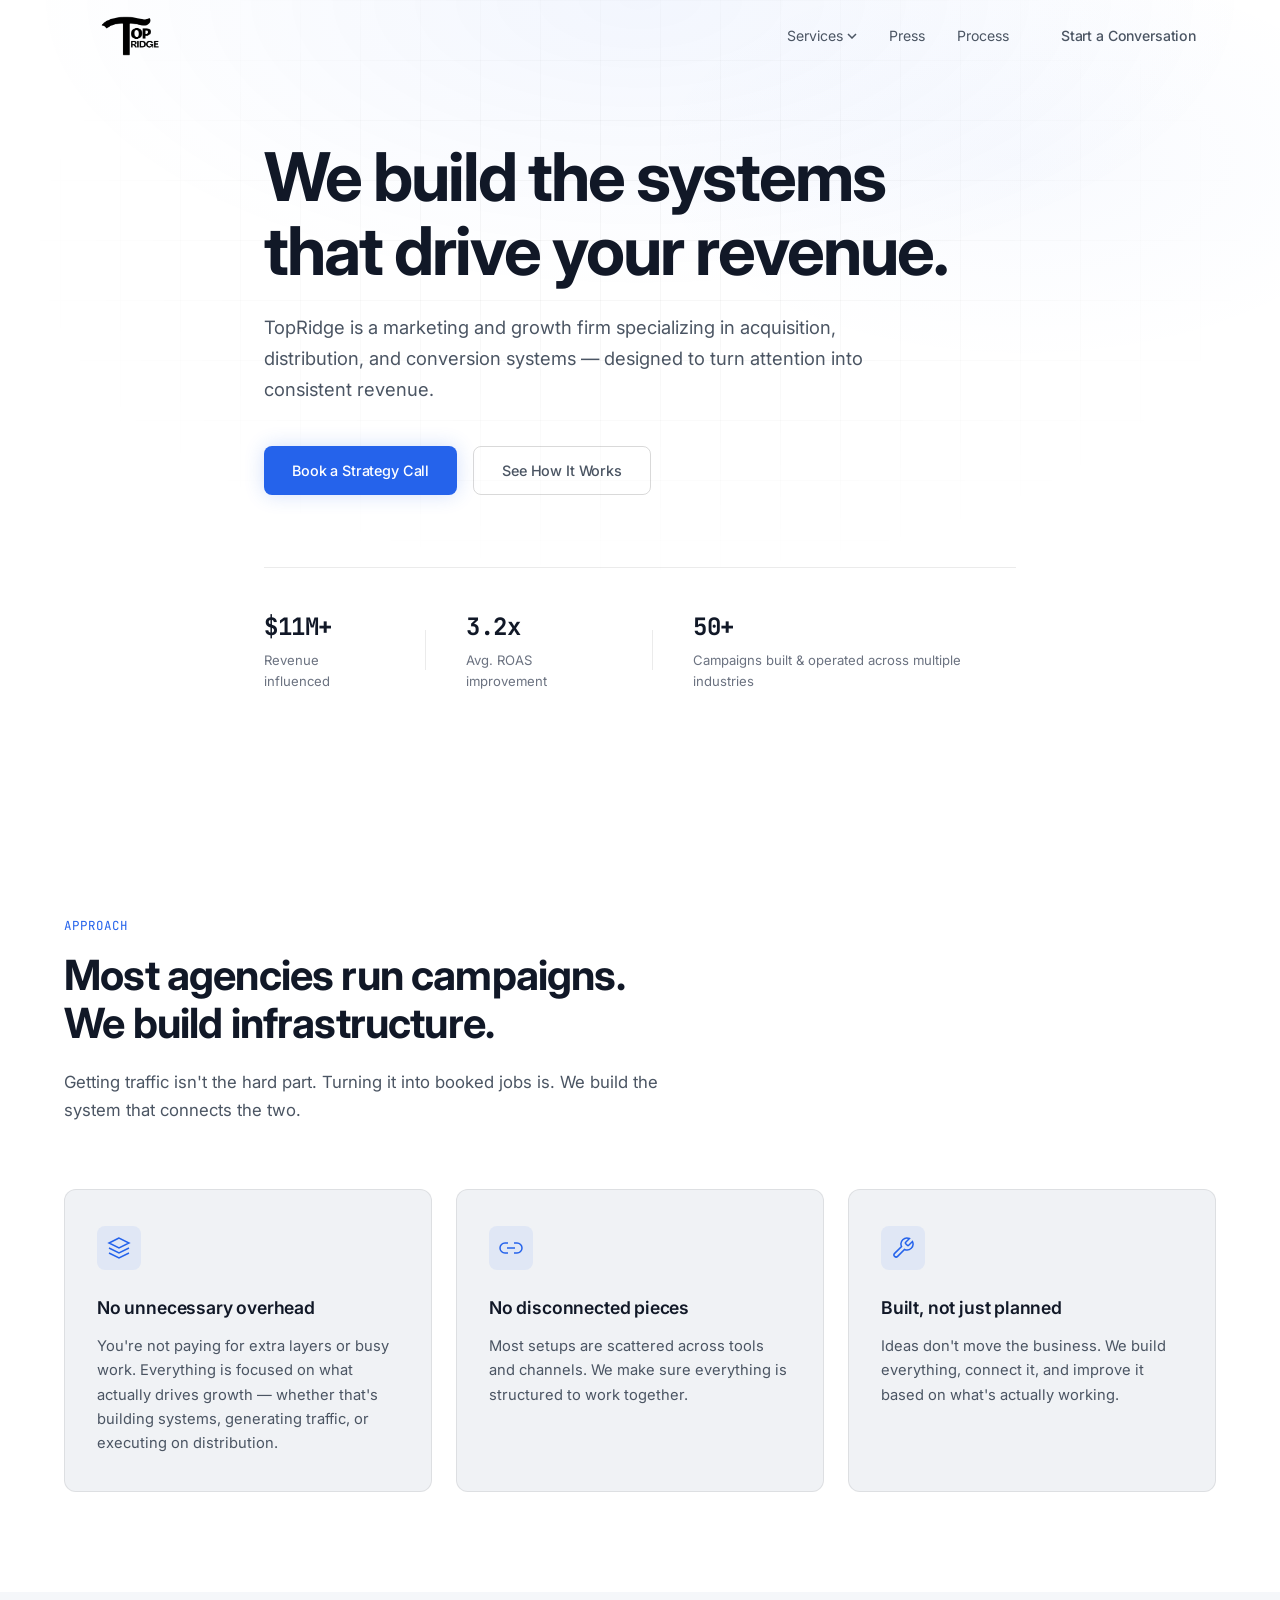
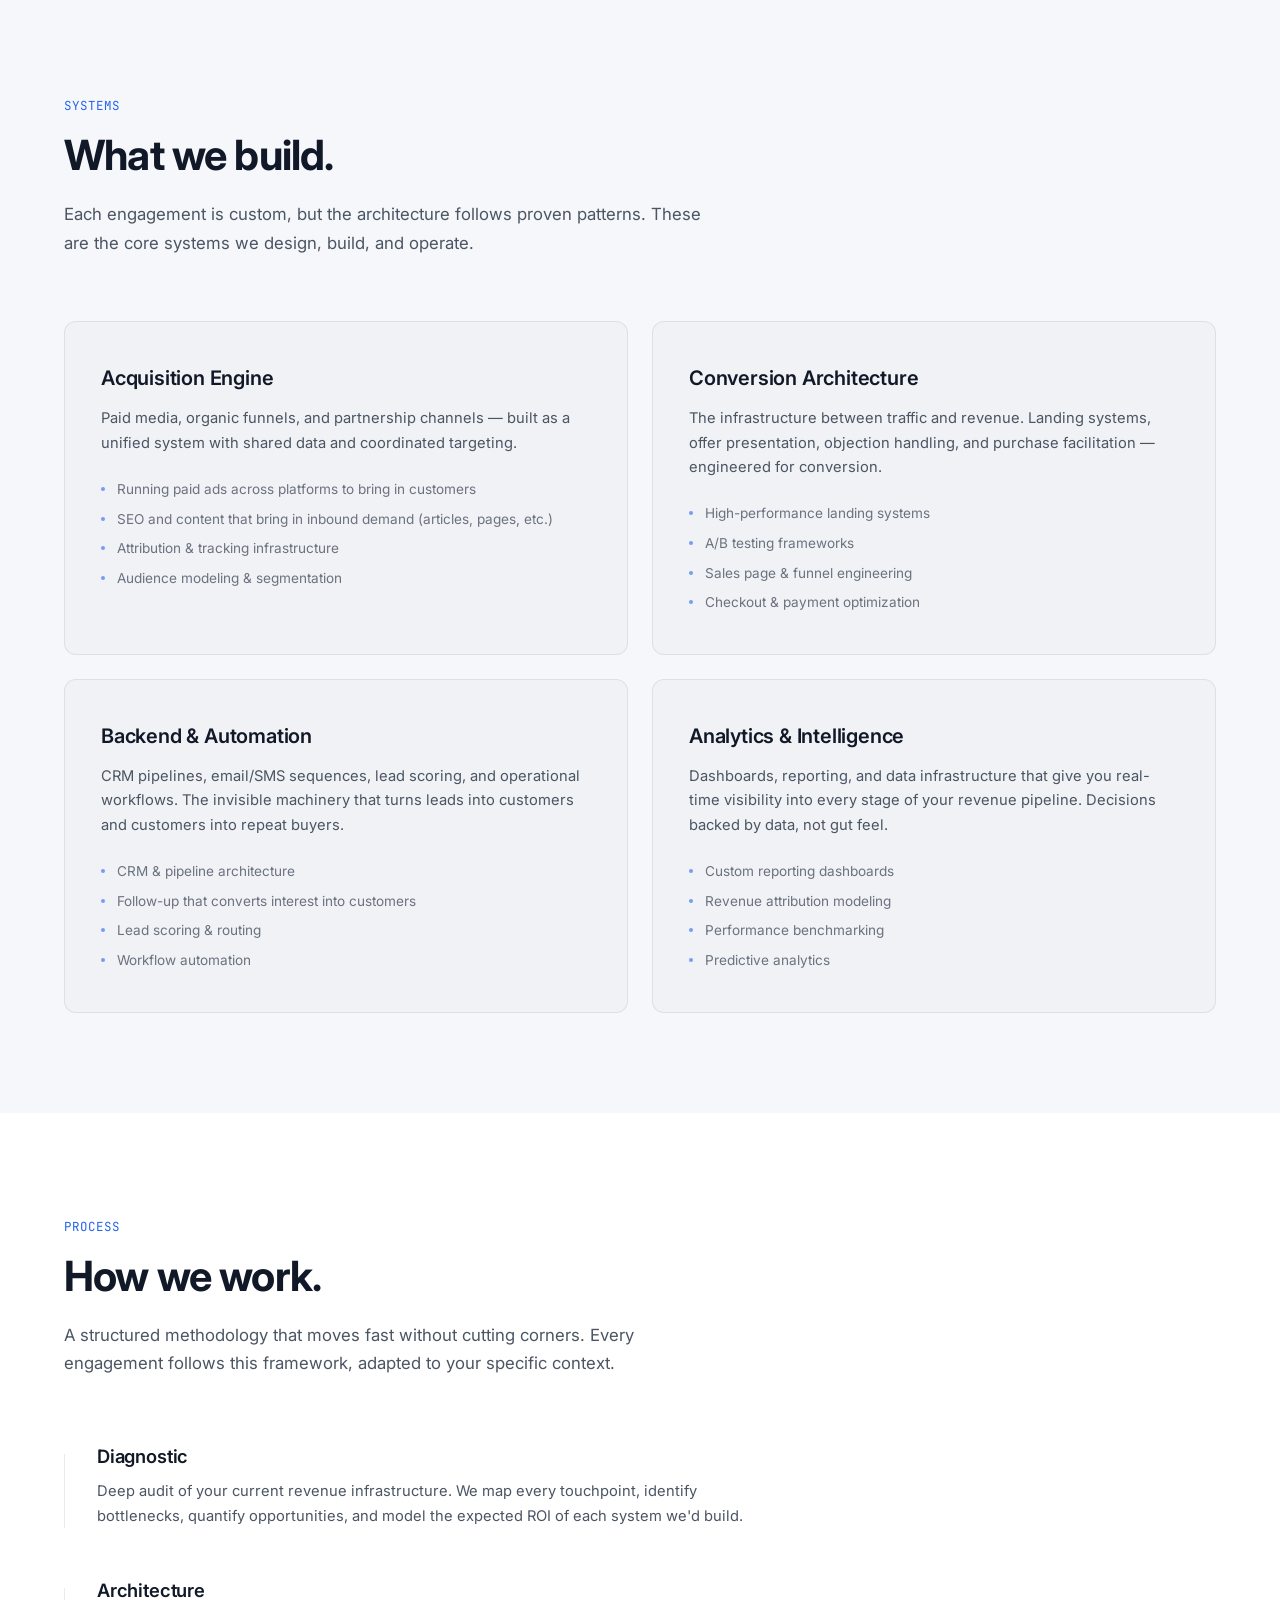
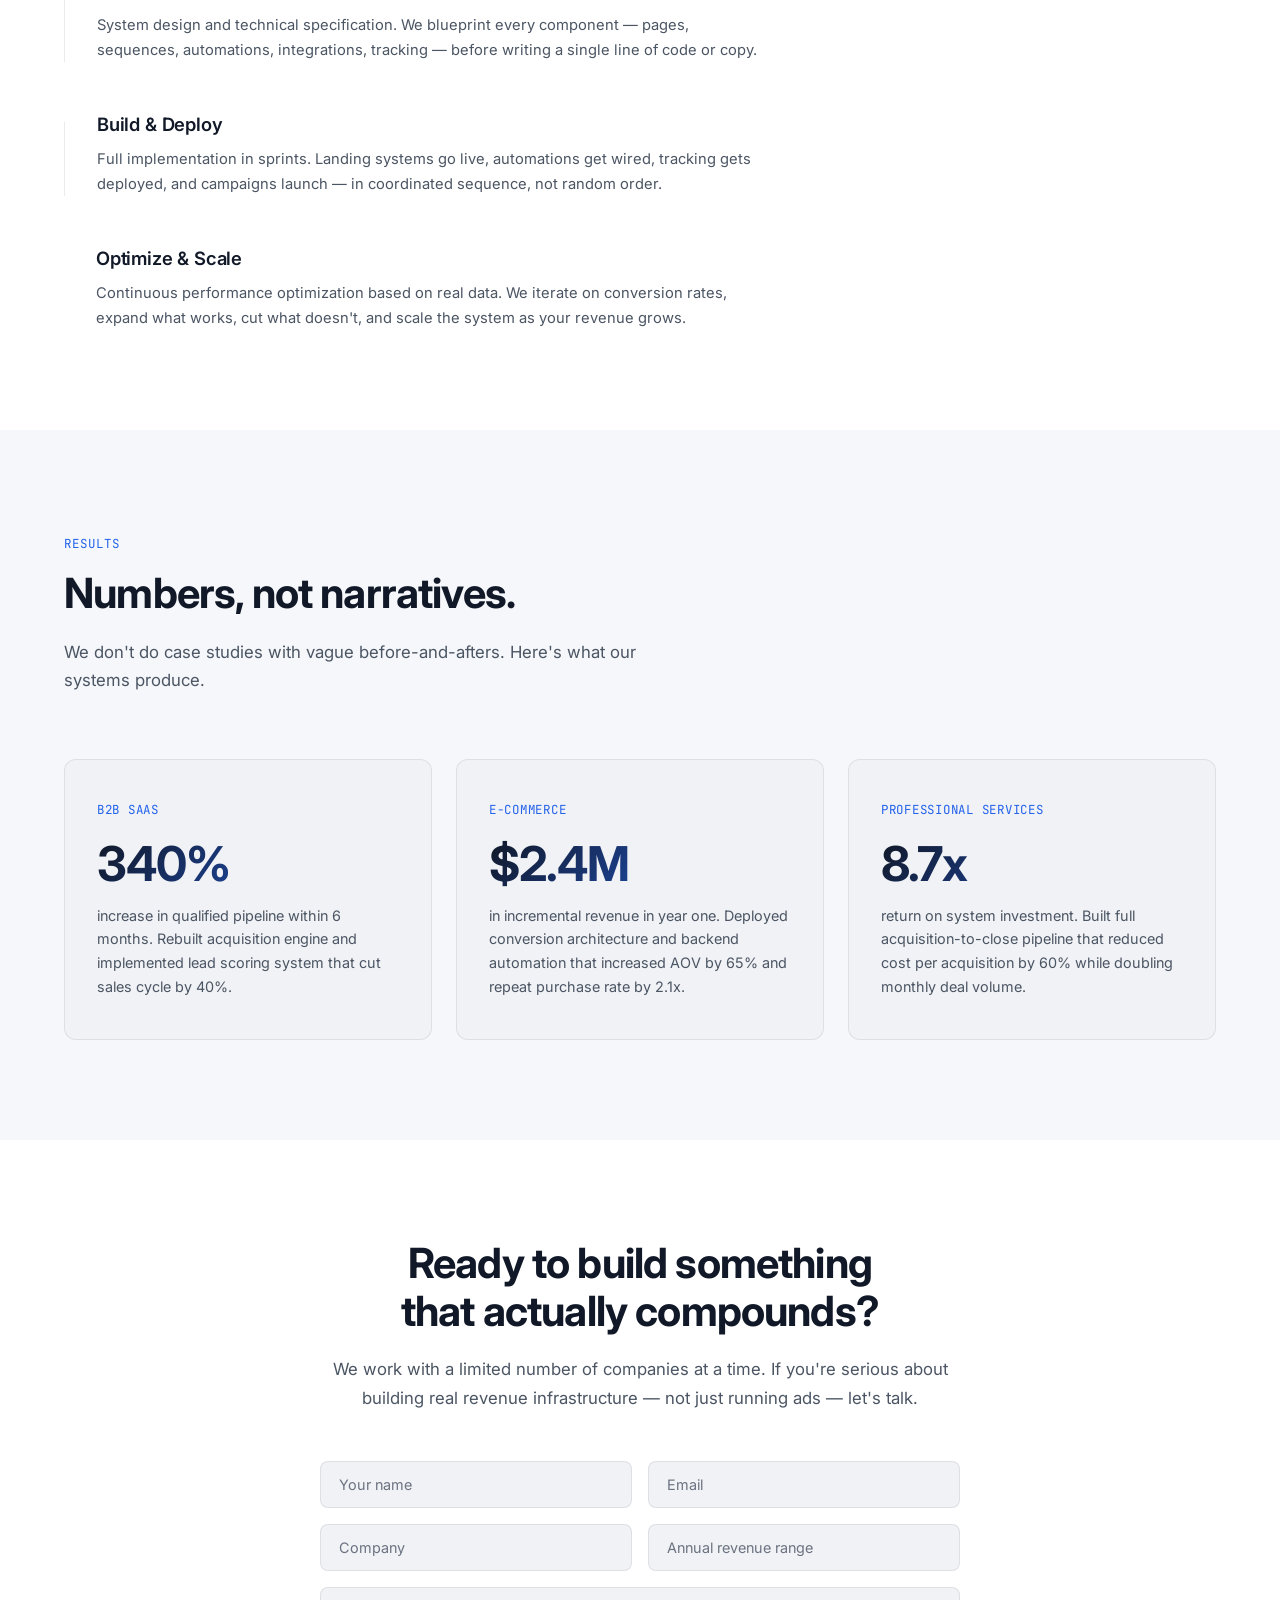
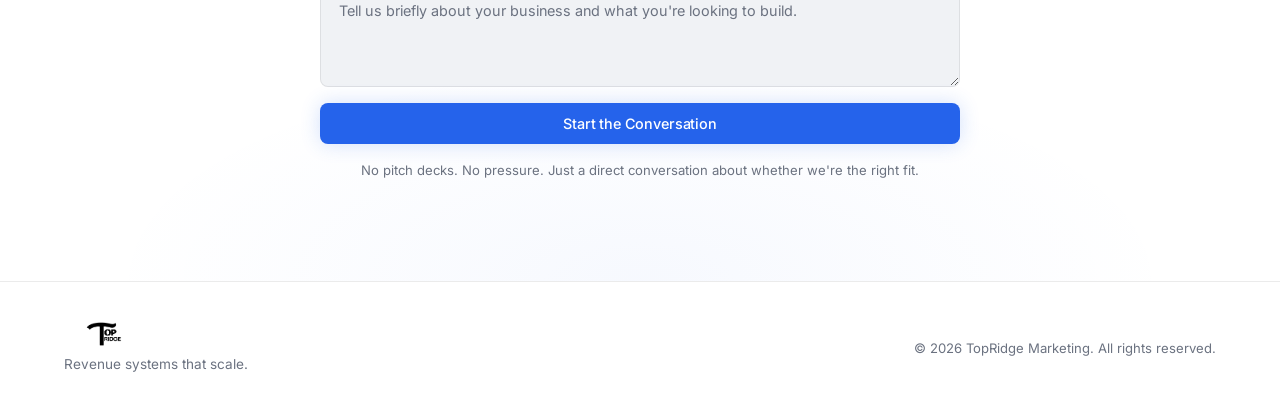
<file: index.html>
<!DOCTYPE html>
<html lang="en">
<head>
  <meta charset="UTF-8">
  <meta name="viewport" content="width=device-width, initial-scale=1.0">
  <title>TopRidge Marketing — Revenue Systems That Scale</title>
  <meta name="description" content="TopRidge designs, builds, and scales systems that turn traffic into measurable revenue.">
  <link rel="preconnect" href="https://fonts.googleapis.com">
  <link rel="preconnect" href="https://fonts.gstatic.com" crossorigin>
  <link href="https://fonts.googleapis.com/css2?family=Inter:wght@300;400;500;600;700&family=JetBrains+Mono:wght@400;500&display=swap" rel="stylesheet">
  <link rel="stylesheet" href="styles.css">
  <link rel="icon" href="favicon.ico">
  <link rel="apple-touch-icon" href="apple-touch-icon.png">
</head>
<body>

  <!-- Navigation -->
  <nav class="nav" id="nav">
    <div class="nav-inner container">
      <a href="#" class="nav-logo"><img src="logo.png" alt="TopRidge" class="logo-img"></a>
      <div class="nav-links" id="navLinks">
        <div class="nav-dropdown">
          <a href="#" class="nav-dropdown-toggle">Services <svg width="10" height="6" viewBox="0 0 10 6" fill="none" stroke="currentColor" stroke-width="1.5"><path d="M1 1l4 4 4-4"/></svg></a>
          <div class="nav-dropdown-menu">
            <a href="/growth">Growth</a>
            <a href="/conversion">Conversion</a>
            <a href="/operations">Operations</a>
            <a href="/consulting">Consulting / Strategy</a>
            <a href="/press">Press</a>
          </div>
        </div>
        <a href="/press">Press</a>
        <a href="#process">Process</a>
        <a href="#contact" class="btn btn-sm">Start a Conversation</a>
      </div>
      <button class="nav-toggle" id="navToggle" aria-label="Toggle menu">
        <span></span><span></span>
      </button>
    </div>
  </nav>

  <!-- Hero -->
  <section class="hero">
    <div class="hero-bg">
      <div class="grid-overlay"></div>
    </div>
    <div class="container hero-content">
      <h1>We build the systems<br>that drive your revenue.</h1>
      <p class="hero-sub">TopRidge is a marketing and growth firm specializing in acquisition, distribution, and conversion systems — designed to turn attention into consistent revenue.</p>
      <div class="hero-actions">
        <a href="/book-call" class="btn btn-primary">Book a Strategy Call</a>
        <a href="#approach" class="btn btn-ghost">See How It Works</a>
      </div>
      <div class="hero-metrics">
        <div class="metric">
          <span class="metric-value">$11M+</span>
          <span class="metric-label">Revenue influenced</span>
        </div>
        <div class="metric-divider"></div>
        <div class="metric">
          <span class="metric-value">3.2x</span>
          <span class="metric-label">Avg. ROAS improvement</span>
        </div>
        <div class="metric-divider"></div>
        <div class="metric">
          <span class="metric-value">50+</span>
          <span class="metric-label">Campaigns built & operated across multiple industries</span>
        </div>
      </div>
    </div>
  </section>

  <!-- Approach -->
  <section class="section" id="approach">
    <div class="container">
      <div class="section-header">
        <span class="section-tag">Approach</span>
        <h2>Most agencies run campaigns.<br>We build infrastructure.</h2>
        <p class="section-desc">Getting traffic isn't the hard part. Turning it into booked jobs is. We build the system that connects the two.</p>
      </div>
      <div class="approach-grid">
        <div class="approach-card">
          <div class="approach-icon">
            <svg width="24" height="24" viewBox="0 0 24 24" fill="none" stroke="currentColor" stroke-width="1.5">
              <path d="M12 2L2 7l10 5 10-5-10-5z"/><path d="M2 17l10 5 10-5"/><path d="M2 12l10 5 10-5"/>
            </svg>
          </div>
          <h3>No unnecessary overhead</h3>
          <p>You're not paying for extra layers or busy work. Everything is focused on what actually drives growth — whether that's building systems, generating traffic, or executing on distribution.</p>
        </div>
        <div class="approach-card">
          <div class="approach-icon">
            <svg width="24" height="24" viewBox="0 0 24 24" fill="none" stroke="currentColor" stroke-width="1.5">
              <path d="M15 7h3a5 5 0 0 1 0 10h-3M9 17H6a5 5 0 0 1 0-10h3"/><line x1="8" y1="12" x2="16" y2="12"/>
            </svg>
          </div>
          <h3>No disconnected pieces</h3>
          <p>Most setups are scattered across tools and channels. We make sure everything is structured to work together.</p>
        </div>
        <div class="approach-card">
          <div class="approach-icon">
            <svg width="24" height="24" viewBox="0 0 24 24" fill="none" stroke="currentColor" stroke-width="1.5">
              <path d="M14.7 6.3a1 1 0 0 0 0 1.4l1.6 1.6a1 1 0 0 0 1.4 0l3.77-3.77a6 6 0 0 1-7.94 7.94l-6.91 6.91a2.12 2.12 0 0 1-3-3l6.91-6.91a6 6 0 0 1 7.94-7.94l-3.76 3.76z"/>
            </svg>
          </div>
          <h3>Built, not just planned</h3>
          <p>Ideas don't move the business. We build everything, connect it, and improve it based on what's actually working.</p>
        </div>
      </div>
    </div>
  </section>

  <!-- Systems -->
  <section class="section section-dark" id="systems">
    <div class="container">
      <div class="section-header">
        <span class="section-tag">Systems</span>
        <h2>What we build.</h2>
        <p class="section-desc">Each engagement is custom, but the architecture follows proven patterns. These are the core systems we design, build, and operate.</p>
      </div>
      <div class="systems-grid">
        <div class="system-card">
          <h3>Acquisition Engine</h3>
          <p>Paid media, organic funnels, and partnership channels — built as a unified system with shared data and coordinated targeting.</p>
          <ul class="system-details">
            <li>Running paid ads across platforms to bring in customers</li>
            <li>SEO and content that bring in inbound demand (articles, pages, etc.)</li>
            <li>Attribution & tracking infrastructure</li>
            <li>Audience modeling & segmentation</li>
          </ul>
        </div>
        <div class="system-card">
          <h3>Conversion Architecture</h3>
          <p>The infrastructure between traffic and revenue. Landing systems, offer presentation, objection handling, and purchase facilitation — engineered for conversion.</p>
          <ul class="system-details">
            <li>High-performance landing systems</li>
            <li>A/B testing frameworks</li>
            <li>Sales page & funnel engineering</li>
            <li>Checkout & payment optimization</li>
          </ul>
        </div>
        <div class="system-card">
          <h3>Backend & Automation</h3>
          <p>CRM pipelines, email/SMS sequences, lead scoring, and operational workflows. The invisible machinery that turns leads into customers and customers into repeat buyers.</p>
          <ul class="system-details">
            <li>CRM & pipeline architecture</li>
            <li>Follow-up that converts interest into customers</li>
            <li>Lead scoring & routing</li>
            <li>Workflow automation</li>
          </ul>
        </div>
        <div class="system-card">
          <h3>Analytics & Intelligence</h3>
          <p>Dashboards, reporting, and data infrastructure that give you real-time visibility into every stage of your revenue pipeline. Decisions backed by data, not gut feel.</p>
          <ul class="system-details">
            <li>Custom reporting dashboards</li>
            <li>Revenue attribution modeling</li>
            <li>Performance benchmarking</li>
            <li>Predictive analytics</li>
          </ul>
        </div>
      </div>
    </div>
  </section>

  <!-- Process -->
  <section class="section" id="process">
    <div class="container">
      <div class="section-header">
        <span class="section-tag">Process</span>
        <h2>How we work.</h2>
        <p class="section-desc">A structured methodology that moves fast without cutting corners. Every engagement follows this framework, adapted to your specific context.</p>
      </div>
      <div class="process-timeline">
        <div class="process-step">
          <div class="process-marker">
            <div class="process-line"></div>
          </div>
          <div class="process-content">
            <h3>Diagnostic</h3>
            <p>Deep audit of your current revenue infrastructure. We map every touchpoint, identify bottlenecks, quantify opportunities, and model the expected ROI of each system we'd build.</p>
          </div>
        </div>
        <div class="process-step">
          <div class="process-marker">
            <div class="process-line"></div>
          </div>
          <div class="process-content">
            <h3>Architecture</h3>
            <p>System design and technical specification. We blueprint every component — pages, sequences, automations, integrations, tracking — before writing a single line of code or copy.</p>
          </div>
        </div>
        <div class="process-step">
          <div class="process-marker">
            <div class="process-line"></div>
          </div>
          <div class="process-content">
            <h3>Build & Deploy</h3>
            <p>Full implementation in sprints. Landing systems go live, automations get wired, tracking gets deployed, and campaigns launch — in coordinated sequence, not random order.</p>
          </div>
        </div>
        <div class="process-step">
          <div class="process-marker">
            <div class="process-line"></div>
          </div>
          <div class="process-content">
            <h3>Optimize & Scale</h3>
            <p>Continuous performance optimization based on real data. We iterate on conversion rates, expand what works, cut what doesn't, and scale the system as your revenue grows.</p>
          </div>
        </div>
      </div>
    </div>
  </section>

  <!-- Results -->
  <section class="section section-dark" id="results">
    <div class="container">
      <div class="section-header">
        <span class="section-tag">Results</span>
        <h2>Numbers, not narratives.</h2>
        <p class="section-desc">We don't do case studies with vague before-and-afters. Here's what our systems produce.</p>
      </div>
      <div class="results-grid">
        <div class="result-card">
          <div class="result-category">B2B SaaS</div>
          <div class="result-stat">340%</div>
          <div class="result-context">increase in qualified pipeline within 6 months. Rebuilt acquisition engine and implemented lead scoring system that cut sales cycle by 40%.</div>
        </div>
        <div class="result-card">
          <div class="result-category">E-Commerce</div>
          <div class="result-stat">$2.4M</div>
          <div class="result-context">in incremental revenue in year one. Deployed conversion architecture and backend automation that increased AOV by 65% and repeat purchase rate by 2.1x.</div>
        </div>
        <div class="result-card">
          <div class="result-category">Professional Services</div>
          <div class="result-stat">8.7x</div>
          <div class="result-context">return on system investment. Built full acquisition-to-close pipeline that reduced cost per acquisition by 60% while doubling monthly deal volume.</div>
        </div>
      </div>
    </div>
  </section>

  <!-- CTA -->
  <section class="section section-cta" id="contact">
    <div class="container">
      <div class="cta-content">
        <h2>Ready to build something<br>that actually compounds?</h2>
        <p>We work with a limited number of companies at a time. If you're serious about building real revenue infrastructure — not just running ads — let's talk.</p>
        <div class="cta-form-wrapper">
          <form class="cta-form" id="contactForm" action="https://formspree.io/f/placeholder" method="POST">
            <div class="form-row">
              <input type="text" name="name" placeholder="Your name" required>
              <input type="email" name="email" placeholder="Email" required>
            </div>
            <div class="form-row">
              <input type="text" name="company" placeholder="Company">
              <input type="text" name="revenue" placeholder="Annual revenue range">
            </div>
            <textarea name="message" placeholder="Tell us briefly about your business and what you're looking to build." rows="4"></textarea>
            <button type="submit" class="btn btn-primary btn-full">Start the Conversation</button>
          </form>
          <p class="cta-note">No pitch decks. No pressure. Just a direct conversation about whether we're the right fit.</p>
        </div>
      </div>
    </div>
  </section>

  <!-- Footer -->
  <footer class="footer">
    <div class="container footer-inner">
      <div class="footer-left">
        <a href="#" class="nav-logo"><img src="logo.png" alt="TopRidge" height="24"></a>
        <p class="footer-tagline">Revenue systems that scale.</p>
      </div>
      <div class="footer-right">
        <p>&copy; 2026 TopRidge Marketing. All rights reserved.</p>
      </div>
    </div>
  </footer>

  <script src="main.js"></script>
</body>
</html>
</file>
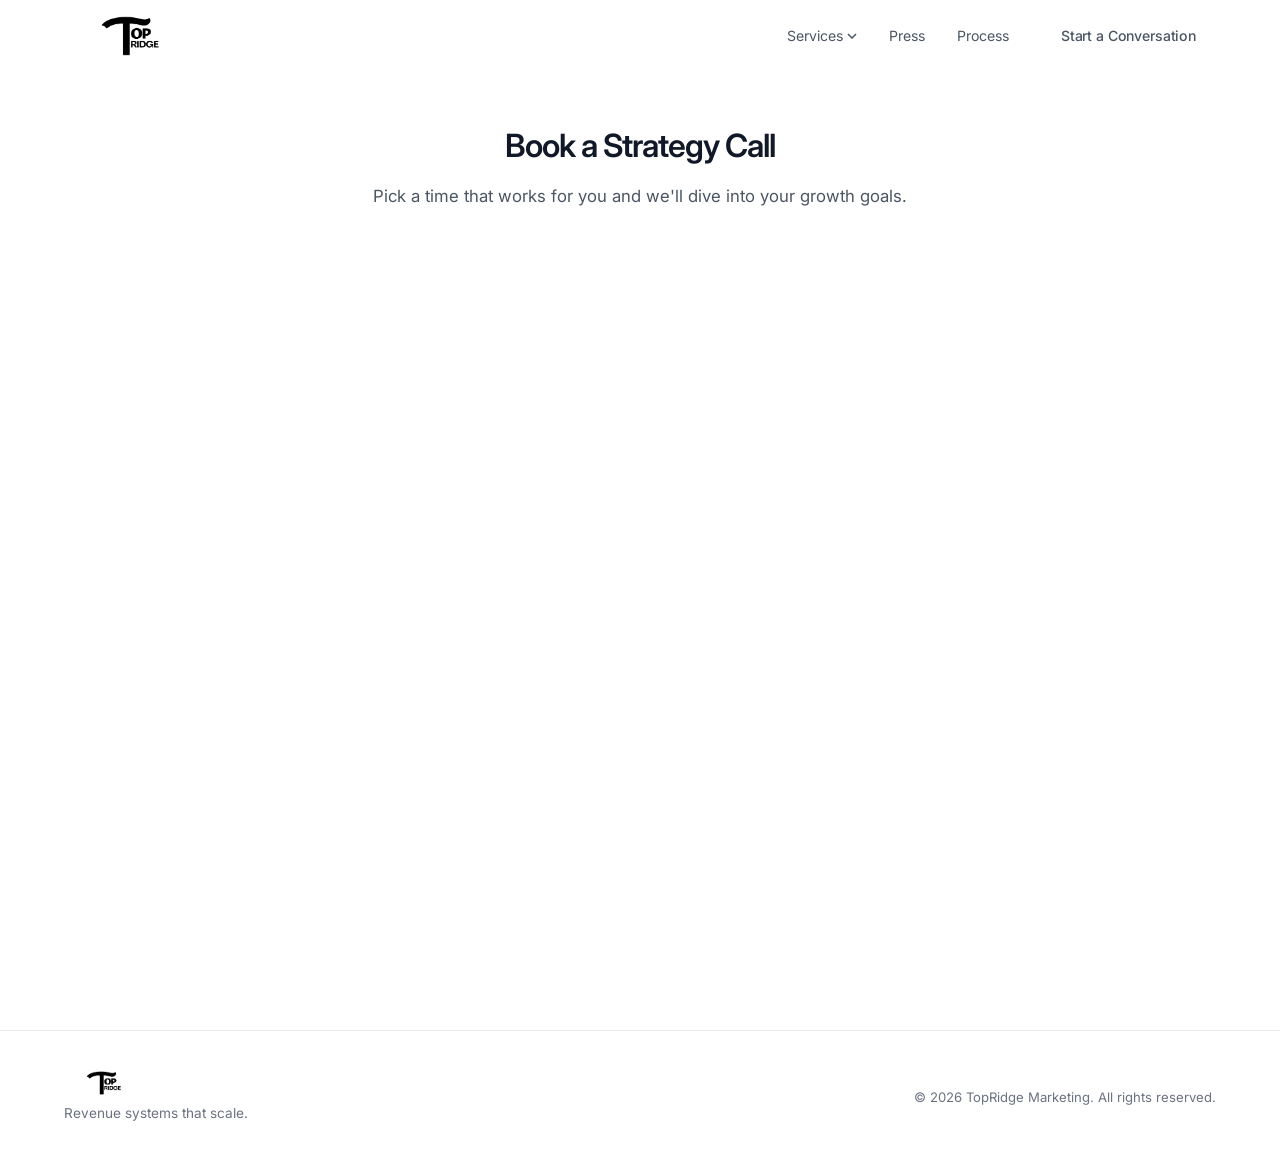
<file: book-call/index.html>
<!DOCTYPE html>
<html lang="en">
<head>
  <meta charset="UTF-8">
  <meta name="viewport" content="width=device-width, initial-scale=1.0">
  <title>TopRidge — Book a Strategy Call</title>
  <meta name="description" content="Book a free strategy call with TopRidge Marketing.">
  <link rel="preconnect" href="https://fonts.googleapis.com">
  <link rel="preconnect" href="https://fonts.gstatic.com" crossorigin>
  <link href="https://fonts.googleapis.com/css2?family=Inter:wght@300;400;500;600;700&family=JetBrains+Mono:wght@400;500&display=swap" rel="stylesheet">
  <link rel="stylesheet" href="../styles.css">
  <style>
    .book-section {
      padding: 120px 0 80px;
      min-height: 100vh;
    }
    .book-wrapper {
      max-width: 720px;
      margin: 0 auto;
      text-align: center;
    }
    .book-header {
      margin-bottom: 40px;
    }
    .book-header h1 {
      font-size: 2rem;
      font-weight: 600;
      letter-spacing: -0.03em;
      margin-bottom: 12px;
    }
    .book-header p {
      color: var(--text-secondary);
      font-size: 1.05rem;
      line-height: 1.6;
    }
    .calendly-container {
      margin-top: 20px;
      border-radius: var(--radius-lg);
      overflow: hidden;
    }
  </style>
</head>
<body>
  <nav class="nav" id="nav">
    <div class="nav-inner container">
      <a href="/" class="nav-logo"><img src="../logo.png" alt="TopRidge" class="logo-img"></a>
      <div class="nav-links" id="navLinks">
        <div class="nav-dropdown">
          <a href="#" class="nav-dropdown-toggle">Services <svg width="10" height="6" viewBox="0 0 10 6" fill="none" stroke="currentColor" stroke-width="1.5"><path d="M1 1l4 4 4-4"/></svg></a>
          <div class="nav-dropdown-menu">
            <a href="/growth">Growth</a>
            <a href="/conversion">Conversion</a>
            <a href="/operations">Operations</a>
            <a href="/consulting">Consulting / Strategy</a>
            <a href="/press">Press</a>
          </div>
        </div>
        <a href="/press">Press</a>
        <a href="/#process">Process</a>
        <a href="/#contact" class="btn btn-sm">Start a Conversation</a>
      </div>
      <button class="nav-toggle" id="navToggle" aria-label="Toggle menu">
        <span></span><span></span>
      </button>
    </div>
  </nav>

  <section class="book-section">
    <div class="container">
      <div class="book-wrapper">
        <div class="book-header">
          <h1>Book a Strategy Call</h1>
          <p>Pick a time that works for you and we'll dive into your growth goals.</p>
        </div>
        <div class="calendly-container">
          <!-- Calendly inline widget begin -->
          <div class="calendly-inline-widget" data-url="https://calendly.com/topridge/topridge-strategy-call?hide_event_type_details=1&hide_gdpr_banner=1" style="min-width:320px;height:700px;"></div>
          <script type="text/javascript" src="https://assets.calendly.com/assets/external/widget.js" async></script>
          <!-- Calendly inline widget end -->
        </div>
      </div>
    </div>
  </section>

  <footer class="footer">
    <div class="container footer-inner">
      <div class="footer-left">
        <a href="/" class="nav-logo"><img src="../logo.png" alt="TopRidge" height="24"></a>
        <p class="footer-tagline">Revenue systems that scale.</p>
      </div>
      <div class="footer-right">
        <p>&copy; 2026 TopRidge Marketing. All rights reserved.</p>
      </div>
    </div>
  </footer>
  <script src="../main.js"></script>
</body>
</html>
</file>
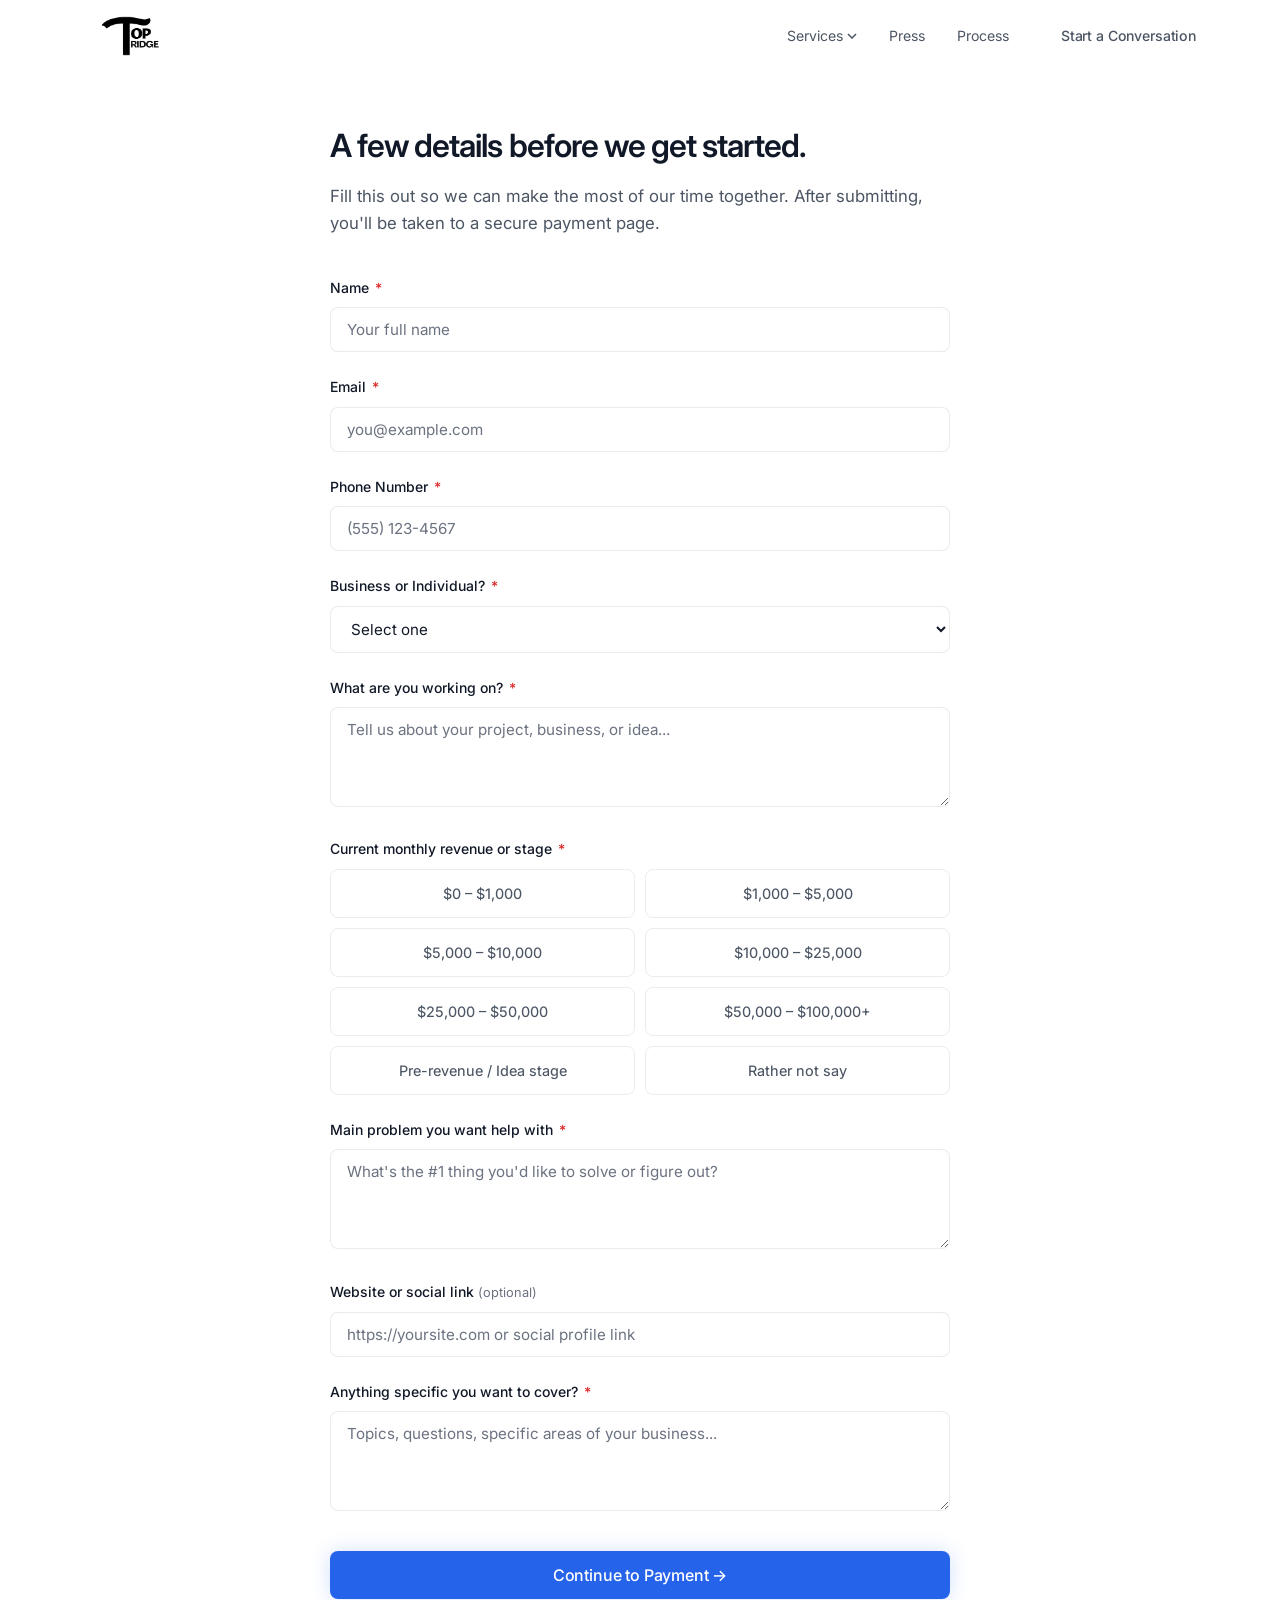
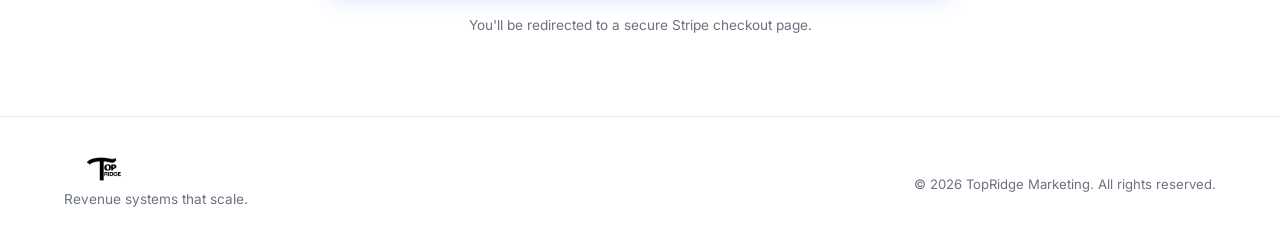
<file: book-session/index.html>
<!DOCTYPE html>
<html lang="en">
<head>
  <meta charset="UTF-8">
  <meta name="viewport" content="width=device-width, initial-scale=1.0">
  <title>TopRidge — Book a Strategy Session</title>
  <meta name="description" content="Book your strategy session with TopRidge. Fill out a few details so we can make the most of our time together.">
  <link rel="preconnect" href="https://fonts.googleapis.com">
  <link rel="preconnect" href="https://fonts.gstatic.com" crossorigin>
  <link href="https://fonts.googleapis.com/css2?family=Inter:wght@300;400;500;600;700&family=JetBrains+Mono:wght@400;500&display=swap" rel="stylesheet">
  <link rel="stylesheet" href="../styles.css">
  <style>
    .book-form-section {
      padding: 120px 0 80px;
      min-height: 100vh;
    }
    .book-form-wrapper {
      max-width: 620px;
      margin: 0 auto;
    }
    .book-form-header {
      margin-bottom: 40px;
    }
    .book-form-header h1 {
      font-size: 2rem;
      font-weight: 600;
      letter-spacing: -0.03em;
      margin-bottom: 12px;
    }
    .book-form-header p {
      color: var(--text-secondary);
      font-size: 1.05rem;
      line-height: 1.6;
    }
    .form-group {
      margin-bottom: 24px;
    }
    .form-group label {
      display: block;
      font-size: 0.875rem;
      font-weight: 500;
      color: var(--text-primary);
      margin-bottom: 8px;
    }
    .form-group label .required {
      color: #dc2626;
      margin-left: 2px;
    }
    .form-group label .optional {
      color: var(--text-muted);
      font-weight: 400;
      font-size: 0.8rem;
    }
    .form-group input,
    .form-group textarea,
    .form-group select {
      width: 100%;
      padding: 12px 16px;
      border: 1px solid var(--border);
      border-radius: var(--radius);
      font-family: var(--font-sans);
      font-size: 0.95rem;
      color: var(--text-primary);
      background: var(--bg-primary);
      transition: border-color var(--transition), box-shadow var(--transition);
      outline: none;
    }
    .form-group input:focus,
    .form-group textarea:focus,
    .form-group select:focus {
      border-color: var(--accent);
      box-shadow: 0 0 0 3px var(--accent-dim);
    }
    .form-group textarea {
      resize: vertical;
      min-height: 100px;
    }
    .form-group input::placeholder,
    .form-group textarea::placeholder {
      color: var(--text-muted);
    }
    .revenue-options {
      display: grid;
      grid-template-columns: repeat(2, 1fr);
      gap: 10px;
    }
    @media (max-width: 480px) {
      .revenue-options {
        grid-template-columns: 1fr;
      }
    }
    .revenue-option {
      position: relative;
    }
    .revenue-option input[type="radio"] {
      position: absolute;
      opacity: 0;
      width: 0;
      height: 0;
    }
    .revenue-option label {
      display: flex;
      align-items: center;
      justify-content: center;
      padding: 12px 16px;
      border: 1px solid var(--border);
      border-radius: var(--radius);
      font-size: 0.9rem;
      font-weight: 450;
      color: var(--text-secondary);
      cursor: pointer;
      transition: all var(--transition);
      text-align: center;
      margin-bottom: 0;
    }
    .revenue-option input[type="radio"]:checked + label {
      border-color: var(--accent);
      background: var(--accent-dim);
      color: var(--accent);
      font-weight: 500;
      box-shadow: 0 0 0 3px var(--accent-dim);
    }
    .revenue-option label:hover {
      border-color: var(--border-hover);
      background: var(--bg-secondary);
    }
    .form-submit-btn {
      width: 100%;
      margin-top: 8px;
      padding: 14px 28px;
      font-size: 1rem;
    }
    .form-error {
      color: #dc2626;
      font-size: 0.85rem;
      margin-top: 6px;
      display: none;
    }
    .form-group.error input,
    .form-group.error textarea,
    .form-group.error select {
      border-color: #dc2626;
    }
    .form-group.error .form-error {
      display: block;
    }
    .form-price-note {
      text-align: center;
      margin-top: 16px;
      font-size: 0.85rem;
      color: var(--text-muted);
    }
  </style>
</head>
<body>
  <nav class="nav" id="nav">
    <div class="nav-inner container">
      <a href="/" class="nav-logo"><img src="../logo.png" alt="TopRidge" class="logo-img"></a>
      <div class="nav-links" id="navLinks">
        <div class="nav-dropdown">
          <a href="#" class="nav-dropdown-toggle">Services <svg width="10" height="6" viewBox="0 0 10 6" fill="none" stroke="currentColor" stroke-width="1.5"><path d="M1 1l4 4 4-4"/></svg></a>
          <div class="nav-dropdown-menu">
            <a href="/growth">Growth</a>
            <a href="/conversion">Conversion</a>
            <a href="/operations">Operations</a>
            <a href="/consulting">Consulting / Strategy</a>
            <a href="/press">Press</a>
          </div>
        </div>
        <a href="/press">Press</a>
        <a href="/#process">Process</a>
        <a href="/#contact" class="btn btn-sm">Start a Conversation</a>
      </div>
      <button class="nav-toggle" id="navToggle" aria-label="Toggle menu">
        <span></span><span></span>
      </button>
    </div>
  </nav>

  <section class="book-form-section">
    <div class="container">
      <div class="book-form-wrapper">
        <div class="book-form-header">
          <h1>A few details before we get started.</h1>
          <p>Fill this out so we can make the most of our time together. After submitting, you'll be taken to a secure payment page.</p>
        </div>

        <form id="bookingForm" action="javascript:void(0);" onsubmit="return false;">
          <div class="form-group">
            <label for="name">Name <span class="required">*</span></label>
            <input type="text" id="name" name="name" placeholder="Your full name">
            <div class="form-error">Please enter your name.</div>
          </div>

          <div class="form-group">
            <label for="email">Email <span class="required">*</span></label>
            <input type="email" id="email" name="email" placeholder="you@example.com">
            <div class="form-error">Please enter a valid email address.</div>
          </div>

          <div class="form-group">
            <label for="phone">Phone Number <span class="required">*</span></label>
            <input type="tel" id="phone" name="phone" placeholder="(555) 123-4567">
            <div class="form-error">Please enter a valid 10-digit phone number.</div>
          </div>

          <div class="form-group">
            <label for="type">Business or Individual? <span class="required">*</span></label>
            <select id="type" name="type">
              <option value="" disabled selected>Select one</option>
              <option value="business">Business</option>
              <option value="individual">Individual</option>
            </select>
            <div class="form-error">Please select an option.</div>
          </div>

          <div class="form-group">
            <label for="working_on">What are you working on? <span class="required">*</span></label>
            <textarea id="working_on" name="working_on" placeholder="Tell us about your project, business, or idea..."></textarea>
            <div class="form-error">Please tell us what you're working on.</div>
          </div>

          <div class="form-group">
            <label>Current monthly revenue or stage <span class="required">*</span></label>
            <div class="revenue-options">
              <div class="revenue-option">
                <input type="radio" id="rev1" name="revenue" value="$0 - $1,000">
                <label for="rev1">$0 – $1,000</label>
              </div>
              <div class="revenue-option">
                <input type="radio" id="rev2" name="revenue" value="$1,000 - $5,000">
                <label for="rev2">$1,000 – $5,000</label>
              </div>
              <div class="revenue-option">
                <input type="radio" id="rev3" name="revenue" value="$5,000 - $10,000">
                <label for="rev3">$5,000 – $10,000</label>
              </div>
              <div class="revenue-option">
                <input type="radio" id="rev4" name="revenue" value="$10,000 - $25,000">
                <label for="rev4">$10,000 – $25,000</label>
              </div>
              <div class="revenue-option">
                <input type="radio" id="rev5" name="revenue" value="$25,000 - $50,000">
                <label for="rev5">$25,000 – $50,000</label>
              </div>
              <div class="revenue-option">
                <input type="radio" id="rev6" name="revenue" value="$50,000 - $100,000+">
                <label for="rev6">$50,000 – $100,000+</label>
              </div>
              <div class="revenue-option">
                <input type="radio" id="rev7" name="revenue" value="Pre-revenue / Idea stage">
                <label for="rev7">Pre-revenue / Idea stage</label>
              </div>
              <div class="revenue-option">
                <input type="radio" id="rev8" name="revenue" value="Rather not say">
                <label for="rev8">Rather not say</label>
              </div>
            </div>
            <div class="form-error">Please select your current revenue range.</div>
          </div>

          <div class="form-group">
            <label for="main_problem">Main problem you want help with <span class="required">*</span></label>
            <textarea id="main_problem" name="main_problem" placeholder="What's the #1 thing you'd like to solve or figure out?"></textarea>
            <div class="form-error">Please describe your main problem.</div>
          </div>

          <div class="form-group">
            <label for="website">Website or social link <span class="optional">(optional)</span></label>
            <input type="url" id="website" name="website" placeholder="https://yoursite.com or social profile link">
          </div>

          <div class="form-group">
            <label for="anything_else">Anything specific you want to cover? <span class="required">*</span></label>
            <textarea id="anything_else" name="anything_else" placeholder="Topics, questions, specific areas of your business..."></textarea>
            <div class="form-error">Please let us know what you'd like to cover.</div>
          </div>

          <button type="button" id="submitBtn" class="btn btn-primary form-submit-btn">Continue to Payment →</button>
          <p class="form-price-note">You'll be redirected to a secure Stripe checkout page.</p>
        </form>
      </div>
    </div>
  </section>

  <footer class="footer">
    <div class="container footer-inner">
      <div class="footer-left">
        <a href="/" class="nav-logo"><img src="../logo.png" alt="TopRidge" height="24"></a>
        <p class="footer-tagline">Revenue systems that scale.</p>
      </div>
      <div class="footer-right">
        <p>&copy; 2026 TopRidge Marketing. All rights reserved.</p>
      </div>
    </div>
  </footer>
  <script src="../main.js"></script>
  <script>
    (function() {
      var STRIPE_URL = 'https://buy.stripe.com/28EdR1cuK14r8v2eXb1oI00';
      var btn = document.getElementById('submitBtn');
      var form = document.getElementById('bookingForm');

      btn.addEventListener('click', function(e) {
        e.preventDefault();
        e.stopPropagation();

        // Clear previous errors
        var groups = form.querySelectorAll('.form-group');
        for (var i = 0; i < groups.length; i++) {
          groups[i].classList.remove('error');
        }

        var valid = true;

        // Check text/email/tel/select fields
        var requiredFields = ['name', 'email', 'phone', 'type', 'working_on', 'main_problem', 'anything_else'];
        for (var i = 0; i < requiredFields.length; i++) {
          var el = document.getElementById(requiredFields[i]);
          if (!el.value.trim()) {
            el.closest('.form-group').classList.add('error');
            valid = false;
          }
        }

        // Validate email format
        var emailVal = document.getElementById('email').value.trim();
        if (!emailVal || !/^[^\s@]+@[^\s@]+\.[^\s@]+$/.test(emailVal)) {
          document.getElementById('email').closest('.form-group').classList.add('error');
          valid = false;
        }

        // Validate phone (10 digits minimum)
        var phoneVal = document.getElementById('phone').value.trim().replace(/\D/g, '');
        if (phoneVal.length < 10) {
          document.getElementById('phone').closest('.form-group').classList.add('error');
          valid = false;
        }

        // Validate revenue
        var revenueChecked = document.querySelector('input[name="revenue"]:checked');
        if (!revenueChecked) {
          document.querySelector('.revenue-options').closest('.form-group').classList.add('error');
          valid = false;
        }

        if (!valid) {
          var firstErr = form.querySelector('.form-group.error');
          if (firstErr) firstErr.scrollIntoView({ behavior: 'smooth', block: 'center' });
          return;
        }

        // Collect form data matching webhook schema
        var formData = {
          name: document.getElementById('name').value.trim(),
          email: document.getElementById('email').value.trim(),
          phone: document.getElementById('phone').value.trim(),
          businessType: document.getElementById('type').value,
          workingOn: document.getElementById('working_on').value.trim(),
          revenueStage: revenueChecked.value,
          mainProblem: document.getElementById('main_problem').value.trim(),
          website: document.getElementById('website').value.trim(),
          specificTopics: document.getElementById('anything_else').value.trim(),
          source: 'TopRidge Strategy Session Form'
        };

        // Store in localStorage
        try { localStorage.setItem('topridge_booking', JSON.stringify(formData)); } catch(ex) {}

        // Send to Google Sheets webhook, then redirect to Stripe
        btn.textContent = 'Submitting...';
        btn.disabled = true;

        var WEBHOOK_URL = 'https://script.google.com/macros/s/AKfycbxVTGGJgMrmf8cj3yCkNT21JeFB9kQjnfD7VAmkAdUTWMuDedx3fHBZU1yw8RonmpgqkA/exec';

        fetch(WEBHOOK_URL, {
          method: 'POST',
          body: JSON.stringify(formData)
        }).then(function(res) { return res.json(); })
        .then(function(result) {
          btn.textContent = 'Redirecting to payment...';
          window.location.href = STRIPE_URL;
        }).catch(function(err) {
          // Even if parse fails, data likely went through — redirect anyway
          console.warn('Webhook response issue:', err);
          btn.textContent = 'Redirecting to payment...';
          window.location.href = STRIPE_URL;
        });
      });
    })();
  </script>
</body>
</html>
</file>
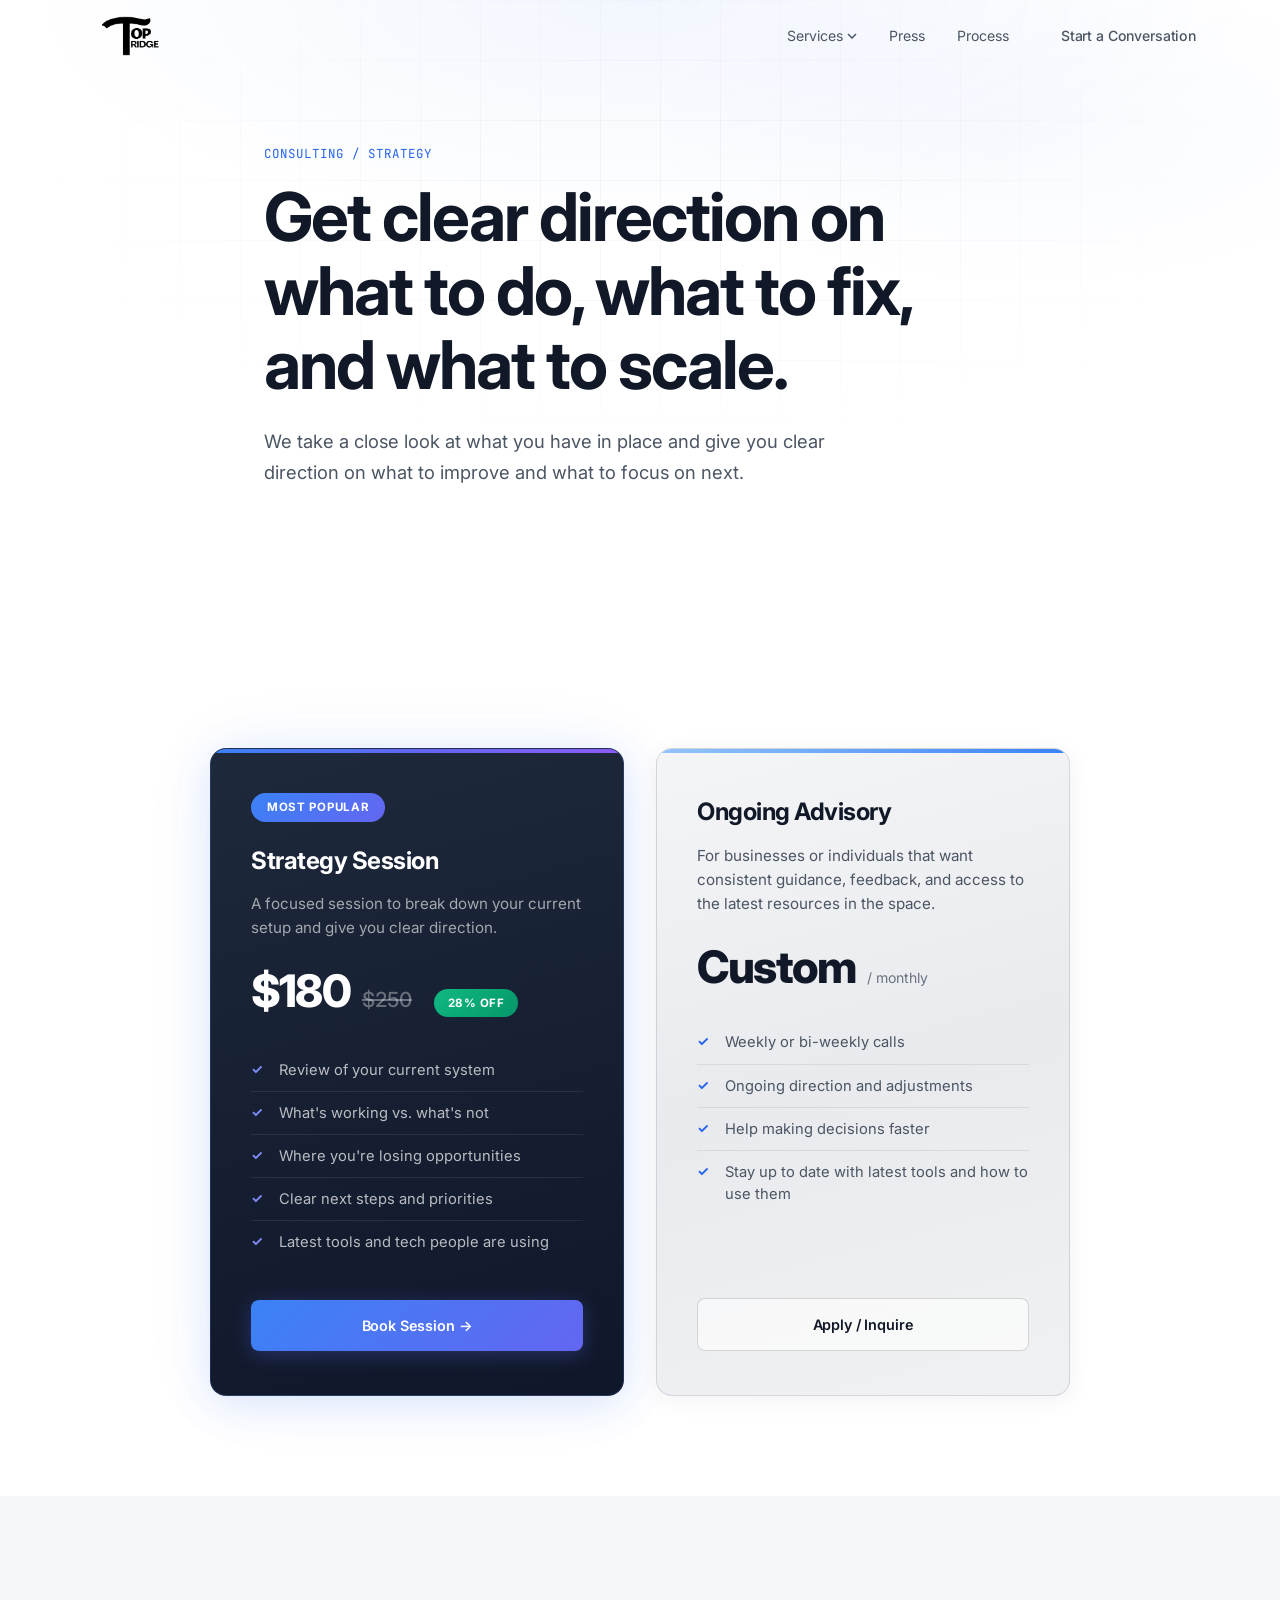
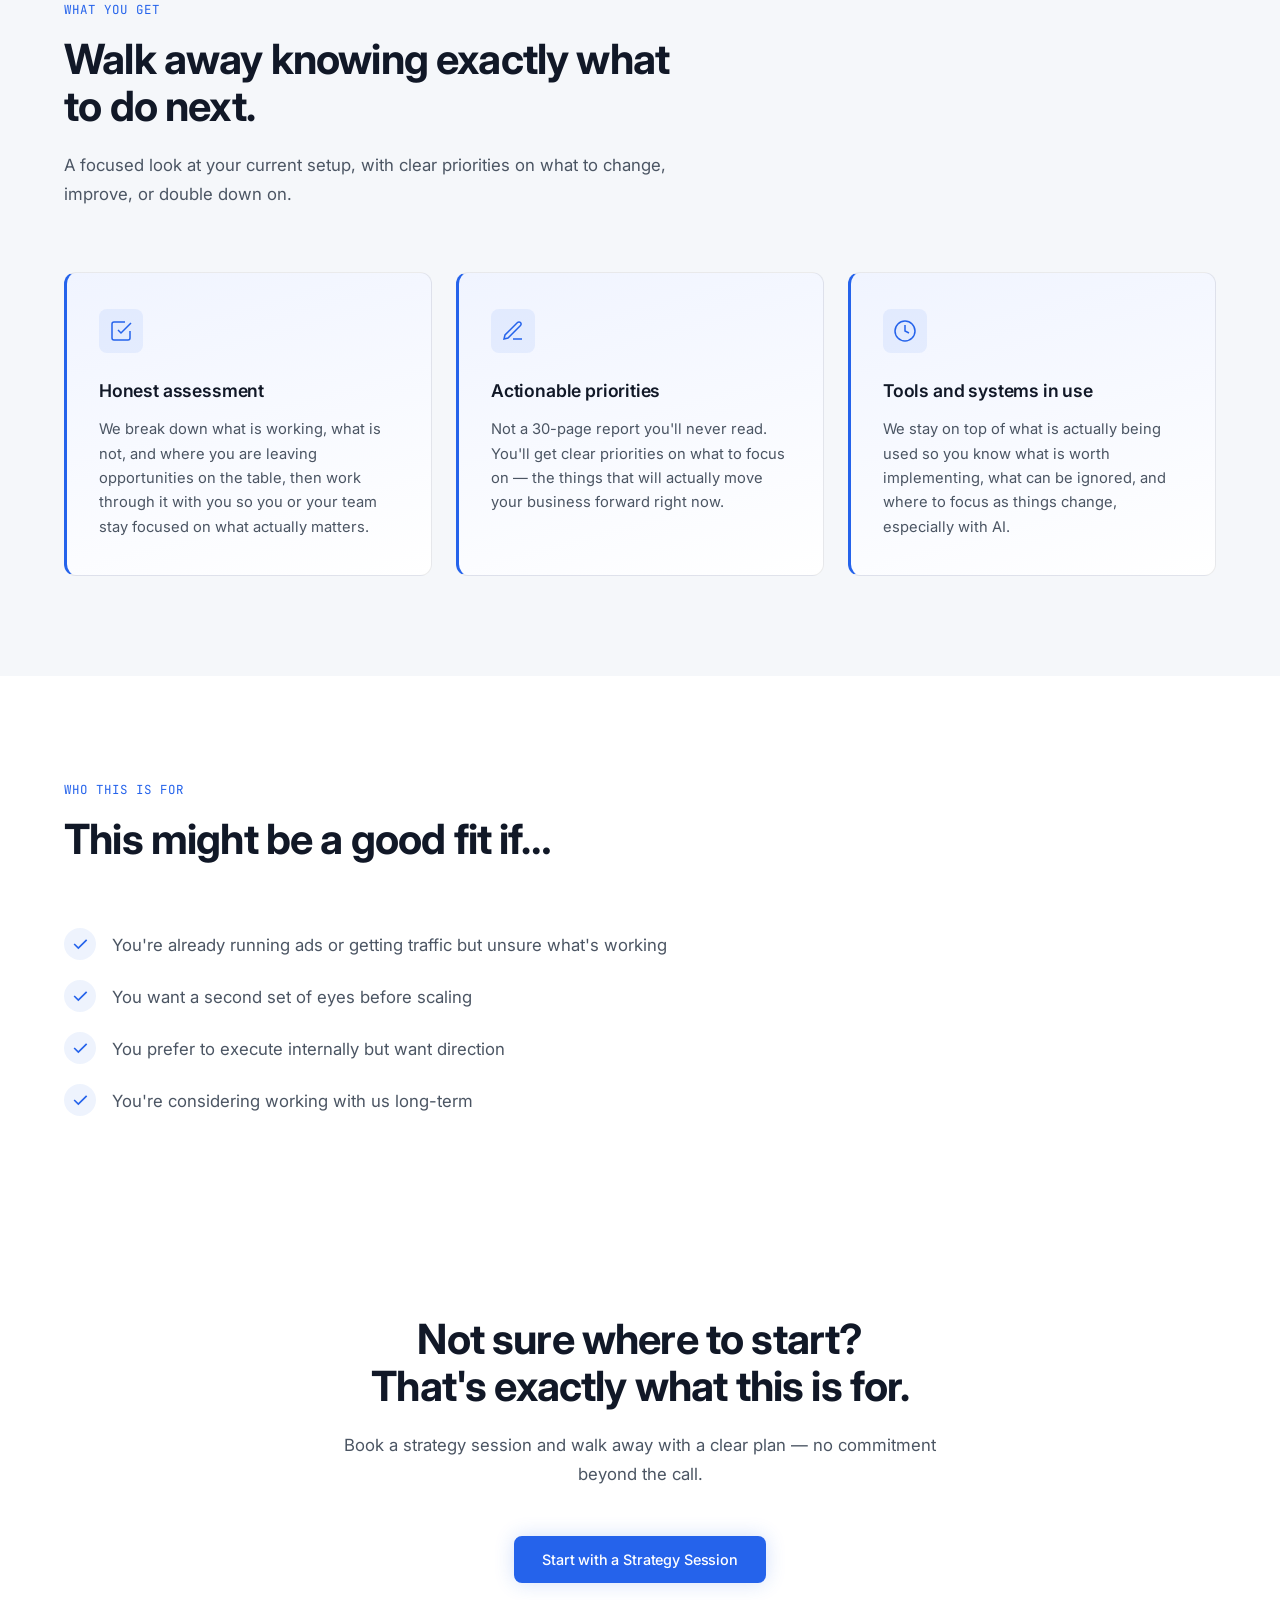
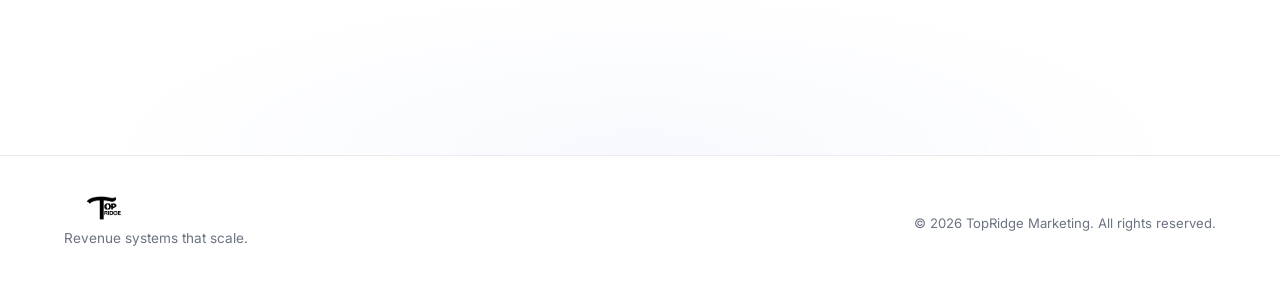
<file: consulting/index.html>
<!DOCTYPE html>
<html lang="en">
<head>
  <meta charset="UTF-8">
  <meta name="viewport" content="width=device-width, initial-scale=1.0">
  <title>TopRidge — Consulting / Strategy</title>
  <meta name="description" content="Get clear direction on what to do, what to fix, and what to scale. Strategy sessions and ongoing advisory for businesses ready to grow smarter.">
  <link rel="preconnect" href="https://fonts.googleapis.com">
  <link rel="preconnect" href="https://fonts.gstatic.com" crossorigin>
  <link href="https://fonts.googleapis.com/css2?family=Inter:wght@300;400;500;600;700&family=JetBrains+Mono:wght@400;500&display=swap" rel="stylesheet">
  <link rel="stylesheet" href="../styles.css">
  <style>
    .consult-cards .approach-card {
      background: linear-gradient(165deg, #f0f4ff 0%, #ffffff 100%);
      border-left: 3px solid var(--accent);
      border-color: var(--border);
      border-left-color: var(--accent);
    }
    .consult-cards .approach-card:hover {
      border-left-color: #6366f1;
      box-shadow: 0 8px 30px rgba(37, 99, 235, 0.08);
    }
  </style>
</head>
<body>
  <nav class="nav" id="nav">
    <div class="nav-inner container">
      <a href="/" class="nav-logo"><img src="../logo.png" alt="TopRidge" class="logo-img"></a>
      <div class="nav-links" id="navLinks">
        <div class="nav-dropdown">
          <a href="#" class="nav-dropdown-toggle">Services <svg width="10" height="6" viewBox="0 0 10 6" fill="none" stroke="currentColor" stroke-width="1.5"><path d="M1 1l4 4 4-4"/></svg></a>
          <div class="nav-dropdown-menu">
            <a href="/growth">Growth</a>
            <a href="/conversion">Conversion</a>
            <a href="/operations">Operations</a>
            <a href="/consulting">Consulting / Strategy</a>
            <a href="/press">Press</a>
          </div>
        </div>
        <a href="/press">Press</a>
        <a href="/#process">Process</a>
        <a href="/#contact" class="btn btn-sm">Start a Conversation</a>
      </div>
      <button class="nav-toggle" id="navToggle" aria-label="Toggle menu">
        <span></span><span></span>
      </button>
    </div>
  </nav>

  <!-- Hero -->
  <section class="hero service-hero">
    <div class="hero-bg"><div class="grid-overlay"></div></div>
    <div class="container hero-content">
      <span class="section-tag">Consulting / Strategy</span>
      <h1>Get clear direction on what to do, what to fix, and what to scale.</h1>
      <p class="hero-sub">We take a close look at what you have in place and give you clear direction on what to improve and what to focus on next.</p>
    </div>
  </section>

  <!-- Pricing -->
  <section class="section" id="offers">
    <div class="container">
      <div class="pricing-grid">
        <div class="pricing-card pricing-featured">
          <div class="pricing-badge">Most Popular</div>
          <h3>Strategy Session</h3>
          <p class="pricing-desc">A focused session to break down your current setup and give you clear direction.</p>
          <div class="pricing-price-row">
            <span class="pricing-price">$180</span>
            <span class="pricing-price-original">$250</span>
            <span class="pricing-discount-badge">28% Off</span>
          </div>
          <ul class="pricing-features">
            <li>Review of your current system</li>
            <li>What's working vs. what's not</li>
            <li>Where you're losing opportunities</li>
            <li>Clear next steps and priorities</li>
            <li>Latest tools and tech people are using</li>
          </ul>
          <a href="/book-session" class="btn btn-primary btn-full">Book Session →</a>
        </div>
        <div class="pricing-card pricing-premium">
          <h3>Ongoing Advisory</h3>
          <p class="pricing-desc">For businesses or individuals that want consistent guidance, feedback, and access to the latest resources in the space.</p>
          <div class="pricing-price-row">
            <span class="pricing-price">Custom</span>
            <span class="pricing-price-period">/ monthly</span>
          </div>
          <ul class="pricing-features">
            <li>Weekly or bi-weekly calls</li>
            <li>Ongoing direction and adjustments</li>
            <li>Help making decisions faster</li>
            <li>Stay up to date with latest tools and how to use them</li>
          </ul>
          <a href="/consulting/apply" class="btn btn-ghost btn-full">Apply / Inquire</a>
        </div>
      </div>
    </div>
  </section>

  <!-- What You Get -->
  <section class="section section-dark" id="what-you-get">
    <div class="container">
      <div class="section-header">
        <span class="section-tag">What You Get</span>
        <h2>Walk away knowing exactly what to do next.</h2>
        <p class="section-desc">A focused look at your current setup, with clear priorities on what to change, improve, or double down on.</p>
      </div>
      <div class="approach-grid consult-cards">
        <div class="approach-card">
          <div class="approach-icon">
            <svg width="24" height="24" viewBox="0 0 24 24" fill="none" stroke="currentColor" stroke-width="1.5">
              <path d="M9 11l3 3L22 4"/><path d="M21 12v7a2 2 0 0 1-2 2H5a2 2 0 0 1-2-2V5a2 2 0 0 1 2-2h11"/>
            </svg>
          </div>
          <h3>Honest assessment</h3>
          <p>We break down what is working, what is not, and where you are leaving opportunities on the table, then work through it with you so you or your team stay focused on what actually matters.</p>
        </div>
        <div class="approach-card">
          <div class="approach-icon">
            <svg width="24" height="24" viewBox="0 0 24 24" fill="none" stroke="currentColor" stroke-width="1.5">
              <path d="M12 20h9"/><path d="M16.5 3.5a2.121 2.121 0 0 1 3 3L7 19l-4 1 1-4L16.5 3.5z"/>
            </svg>
          </div>
          <h3>Actionable priorities</h3>
          <p>Not a 30-page report you'll never read. You'll get clear priorities on what to focus on — the things that will actually move your business forward right now.</p>
        </div>
        <div class="approach-card">
          <div class="approach-icon">
            <svg width="24" height="24" viewBox="0 0 24 24" fill="none" stroke="currentColor" stroke-width="1.5">
              <circle cx="12" cy="12" r="10"/><path d="M12 6v6l4 2"/>
            </svg>
          </div>
          <h3>Tools and systems in use</h3>
          <p>We stay on top of what is actually being used so you know what is worth implementing, what can be ignored, and where to focus as things change, especially with AI.</p>
        </div>
      </div>
    </div>
  </section>

  <!-- Who This Is For -->
  <section class="section" id="who-its-for">
    <div class="container">
      <div class="section-header">
        <span class="section-tag">Who This Is For</span>
        <h2>This might be a good fit if…</h2>
      </div>
      <div class="fit-list">
        <div class="fit-item">
          <div class="fit-icon">
            <svg width="20" height="20" viewBox="0 0 24 24" fill="none" stroke="currentColor" stroke-width="2"><path d="M5 12l5 5L20 7"/></svg>
          </div>
          <p>You're already running ads or getting traffic but unsure what's working</p>
        </div>
        <div class="fit-item">
          <div class="fit-icon">
            <svg width="20" height="20" viewBox="0 0 24 24" fill="none" stroke="currentColor" stroke-width="2"><path d="M5 12l5 5L20 7"/></svg>
          </div>
          <p>You want a second set of eyes before scaling</p>
        </div>
        <div class="fit-item">
          <div class="fit-icon">
            <svg width="20" height="20" viewBox="0 0 24 24" fill="none" stroke="currentColor" stroke-width="2"><path d="M5 12l5 5L20 7"/></svg>
          </div>
          <p>You prefer to execute internally but want direction</p>
        </div>
        <div class="fit-item">
          <div class="fit-icon">
            <svg width="20" height="20" viewBox="0 0 24 24" fill="none" stroke="currentColor" stroke-width="2"><path d="M5 12l5 5L20 7"/></svg>
          </div>
          <p>You're considering working with us long-term</p>
        </div>
      </div>
    </div>
  </section>

  <!-- CTA -->
  <section class="section section-cta" id="contact">
    <div class="container">
      <div class="cta-content">
        <h2>Not sure where to start?<br>That's exactly what this is for.</h2>
        <p>Book a strategy session and walk away with a clear plan — no commitment beyond the call.</p>
        <div class="hero-actions" style="justify-content: center;">
          <a href="/book-session" class="btn btn-primary">Start with a Strategy Session</a>
        </div>
      </div>
    </div>
  </section>

  <footer class="footer">
    <div class="container footer-inner">
      <div class="footer-left">
        <a href="/" class="nav-logo"><img src="../logo.png" alt="TopRidge" height="24"></a>
        <p class="footer-tagline">Revenue systems that scale.</p>
      </div>
      <div class="footer-right">
        <p>&copy; 2026 TopRidge Marketing. All rights reserved.</p>
      </div>
    </div>
  </footer>
  <script src="../main.js"></script>
</body>
</html>
</file>
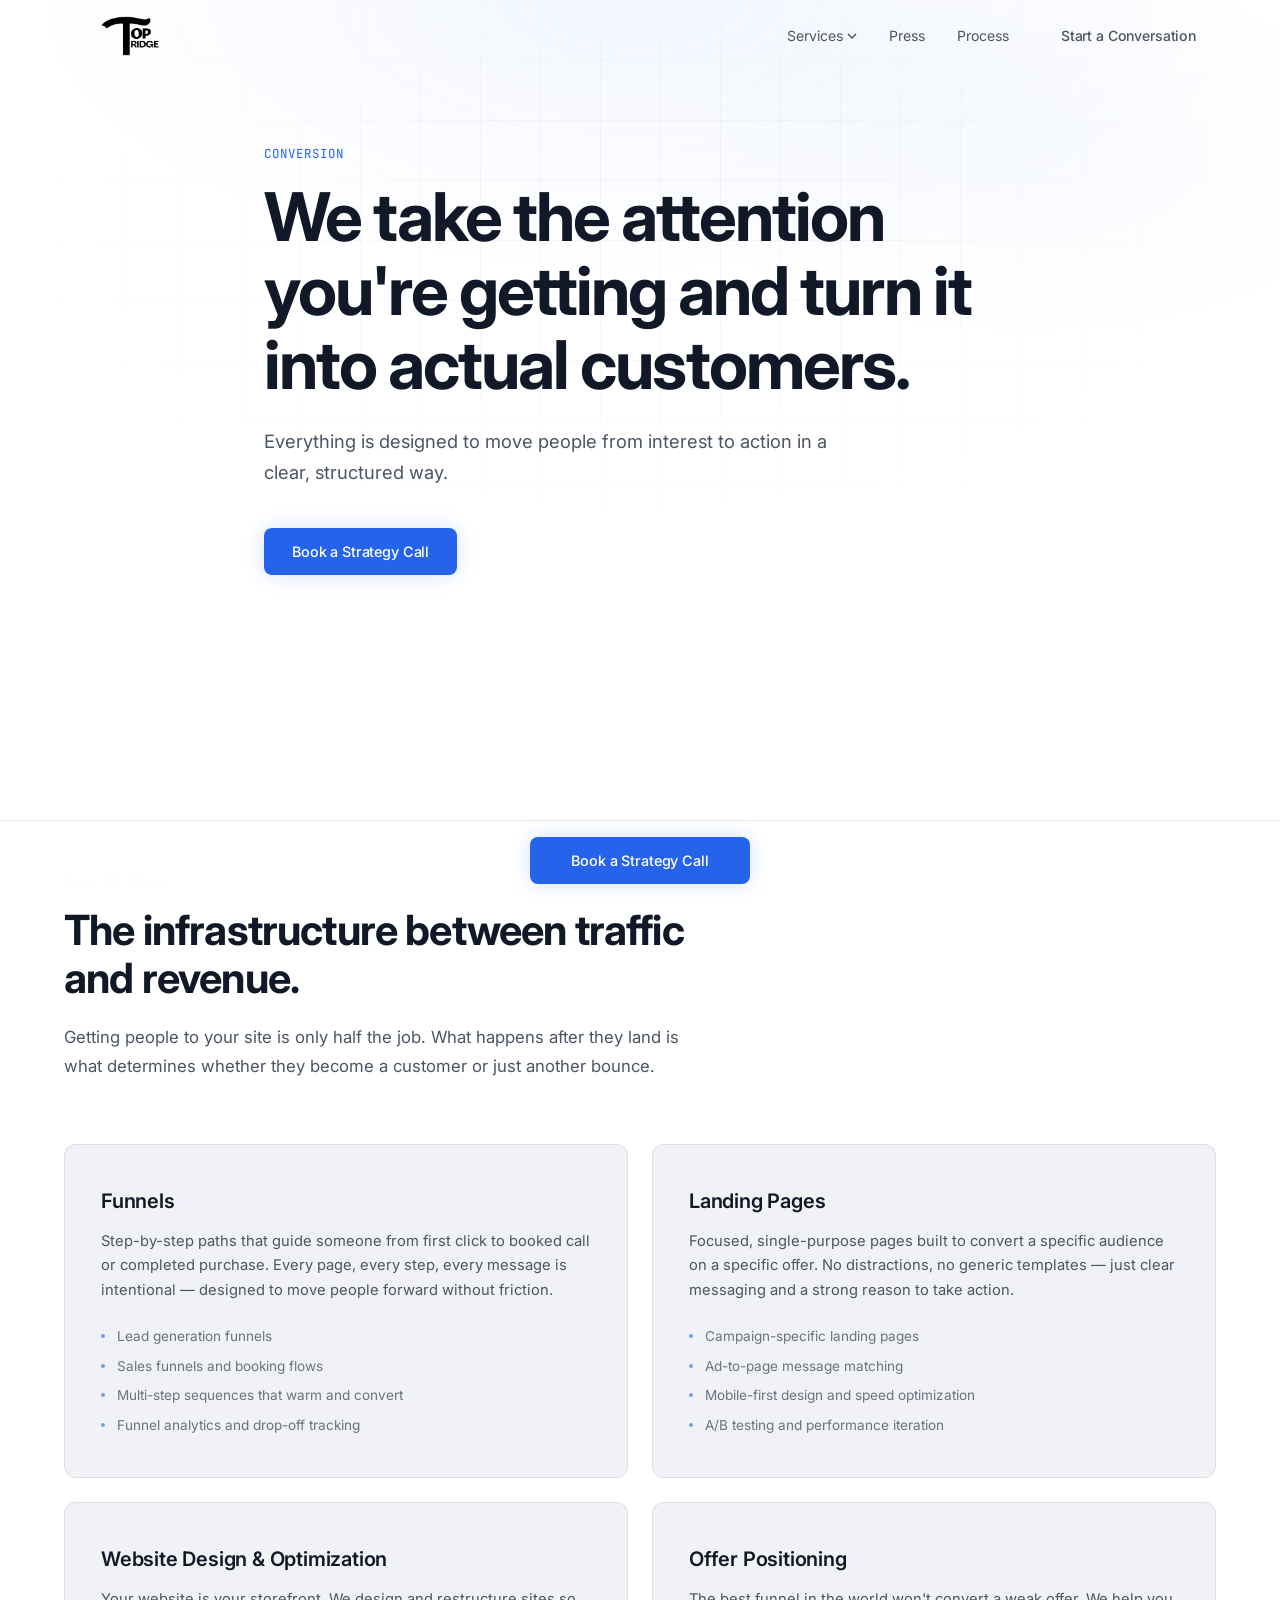
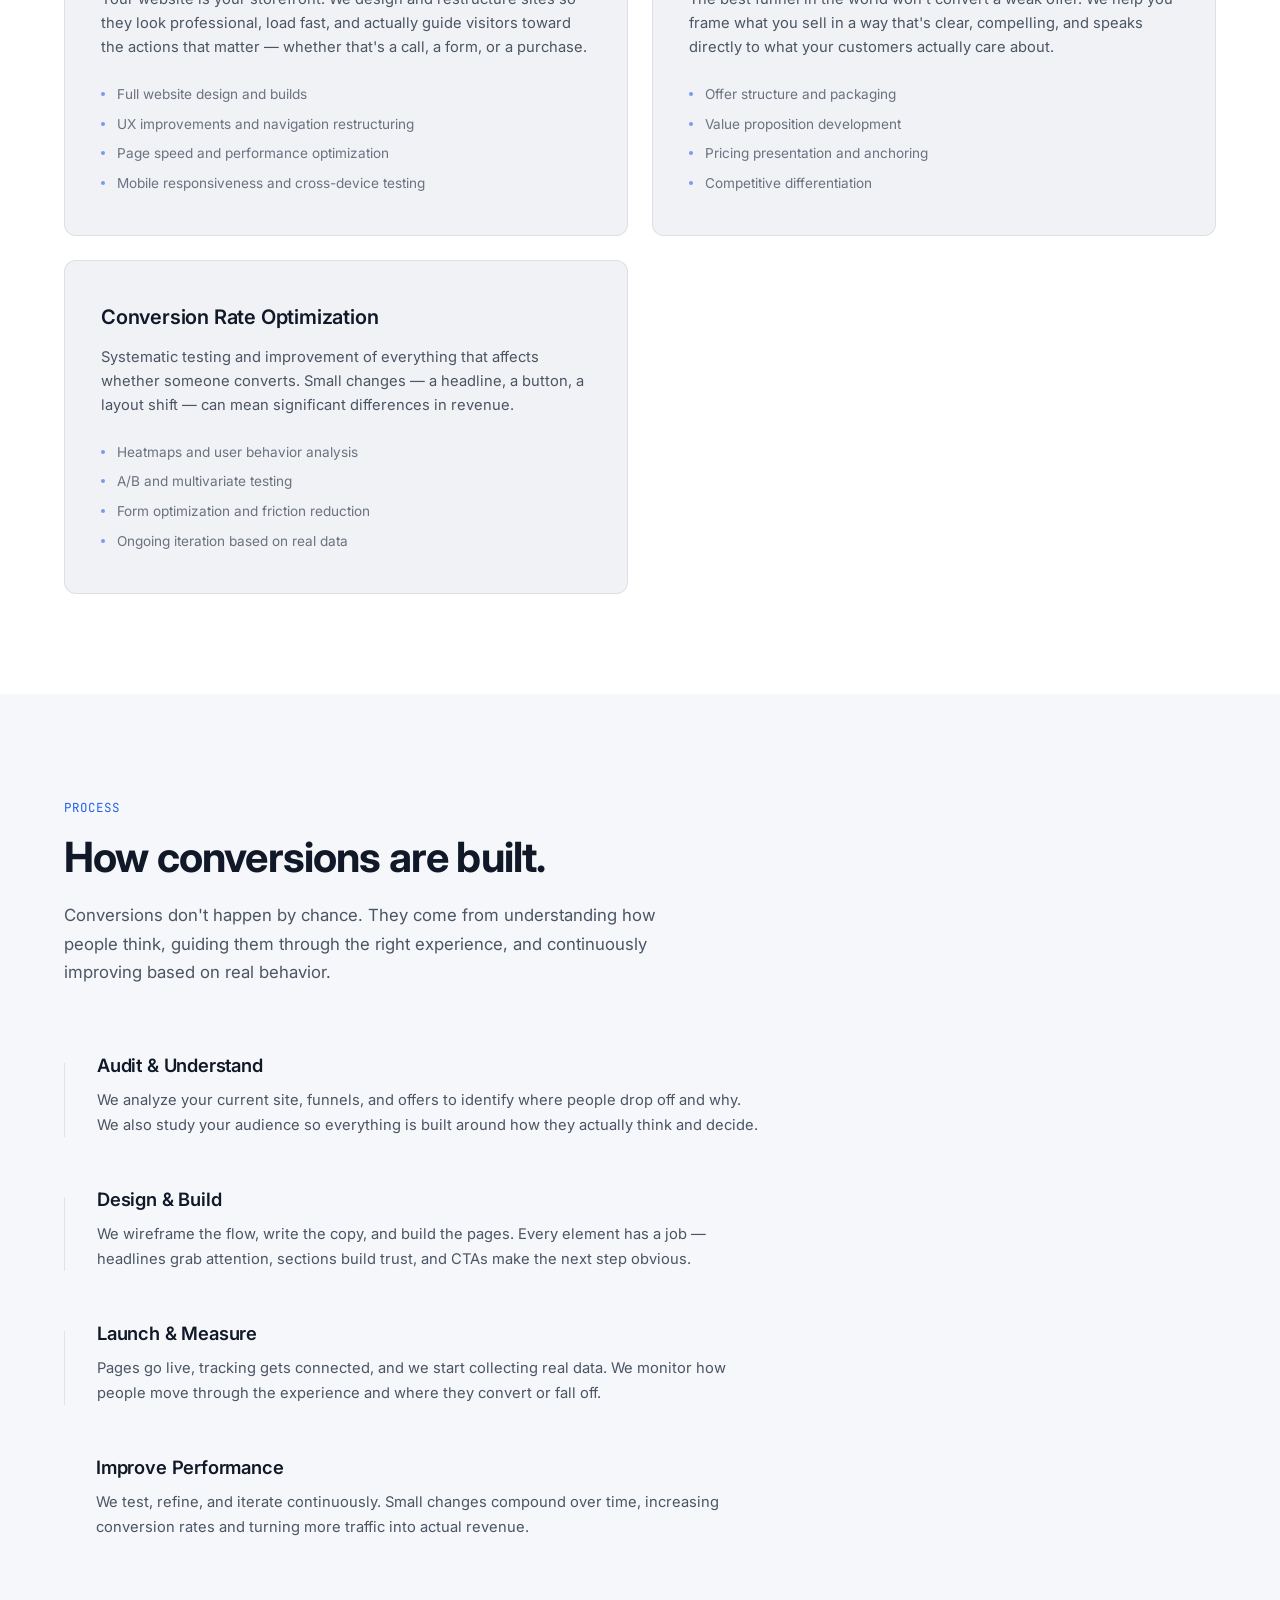
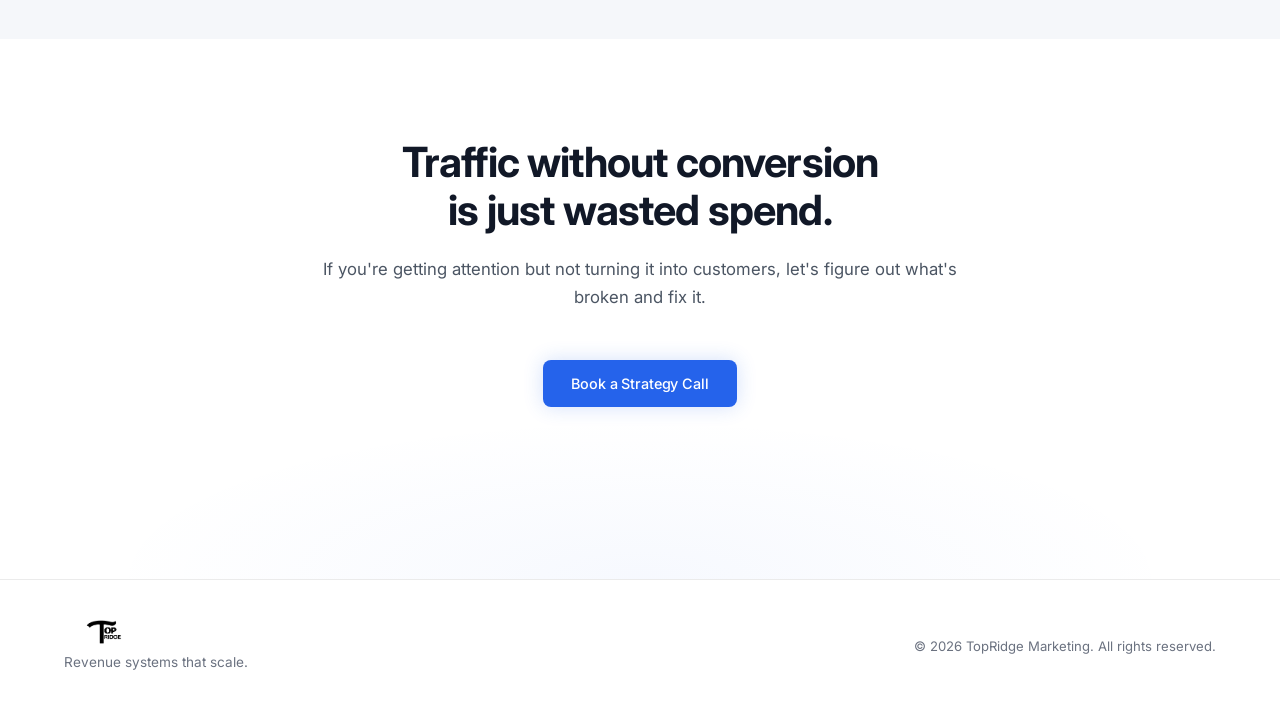
<file: conversion/index.html>
<!DOCTYPE html>
<html lang="en">
<head>
  <meta charset="UTF-8">
  <meta name="viewport" content="width=device-width, initial-scale=1.0">
  <title>TopRidge — Conversion</title>
  <meta name="description" content="Funnels, landing pages, website design, offer positioning, and conversion rate optimization — turning attention into customers.">
  <link rel="preconnect" href="https://fonts.googleapis.com">
  <link rel="preconnect" href="https://fonts.gstatic.com" crossorigin>
  <link href="https://fonts.googleapis.com/css2?family=Inter:wght@300;400;500;600;700&family=JetBrains+Mono:wght@400;500&display=swap" rel="stylesheet">
  <link rel="stylesheet" href="../styles.css">
</head>
<body>
  <nav class="nav" id="nav">
    <div class="nav-inner container">
      <a href="/" class="nav-logo"><img src="../logo.png" alt="TopRidge" class="logo-img"></a>
      <div class="nav-links" id="navLinks">
        <div class="nav-dropdown">
          <a href="#" class="nav-dropdown-toggle">Services <svg width="10" height="6" viewBox="0 0 10 6" fill="none" stroke="currentColor" stroke-width="1.5"><path d="M1 1l4 4 4-4"/></svg></a>
          <div class="nav-dropdown-menu">
            <a href="/growth">Growth</a>
            <a href="/conversion">Conversion</a>
            <a href="/operations">Operations</a>
            <a href="/consulting">Consulting / Strategy</a>
            <a href="/press">Press</a>
          </div>
        </div>
        <a href="/press">Press</a>
        <a href="/#process">Process</a>
        <a href="/#contact" class="btn btn-sm">Start a Conversation</a>
      </div>
      <button class="nav-toggle" id="navToggle" aria-label="Toggle menu">
        <span></span><span></span>
      </button>
    </div>
  </nav>

  <!-- Sticky CTA -->
  <div class="sticky-cta">
    <div class="container">
      <a href="/book-call" class="btn btn-primary">Book a Strategy Call</a>
    </div>
  </div>

  <!-- Hero -->
  <section class="hero service-hero">
    <div class="hero-bg"><div class="grid-overlay"></div></div>
    <div class="container hero-content">
      <span class="section-tag">Conversion</span>
      <h1>We take the attention you're getting and turn it into actual customers.</h1>
      <p class="hero-sub">Everything is designed to move people from interest to action in a clear, structured way.</p>
      <div class="hero-actions">
        <a href="/book-call" class="btn btn-primary">Book a Strategy Call</a>
      </div>
    </div>
  </section>

  <!-- What We Build -->
  <section class="section" id="what-we-build">
    <div class="container">
      <div class="section-header">
        <span class="section-tag">What We Build</span>
        <h2>The infrastructure between traffic and revenue.</h2>
        <p class="section-desc">Getting people to your site is only half the job. What happens after they land is what determines whether they become a customer or just another bounce.</p>
      </div>
      <div class="systems-grid">
        <div class="system-card">
          <h3>Funnels</h3>
          <p>Step-by-step paths that guide someone from first click to booked call or completed purchase. Every page, every step, every message is intentional — designed to move people forward without friction.</p>
          <ul class="system-details">
            <li>Lead generation funnels</li>
            <li>Sales funnels and booking flows</li>
            <li>Multi-step sequences that warm and convert</li>
            <li>Funnel analytics and drop-off tracking</li>
          </ul>
        </div>
        <div class="system-card">
          <h3>Landing Pages</h3>
          <p>Focused, single-purpose pages built to convert a specific audience on a specific offer. No distractions, no generic templates — just clear messaging and a strong reason to take action.</p>
          <ul class="system-details">
            <li>Campaign-specific landing pages</li>
            <li>Ad-to-page message matching</li>
            <li>Mobile-first design and speed optimization</li>
            <li>A/B testing and performance iteration</li>
          </ul>
        </div>
        <div class="system-card">
          <h3>Website Design & Optimization</h3>
          <p>Your website is your storefront. We design and restructure sites so they look professional, load fast, and actually guide visitors toward the actions that matter — whether that's a call, a form, or a purchase.</p>
          <ul class="system-details">
            <li>Full website design and builds</li>
            <li>UX improvements and navigation restructuring</li>
            <li>Page speed and performance optimization</li>
            <li>Mobile responsiveness and cross-device testing</li>
          </ul>
        </div>
        <div class="system-card">
          <h3>Offer Positioning</h3>
          <p>The best funnel in the world won't convert a weak offer. We help you frame what you sell in a way that's clear, compelling, and speaks directly to what your customers actually care about.</p>
          <ul class="system-details">
            <li>Offer structure and packaging</li>
            <li>Value proposition development</li>
            <li>Pricing presentation and anchoring</li>
            <li>Competitive differentiation</li>
          </ul>
        </div>
        <div class="system-card">
          <h3>Conversion Rate Optimization</h3>
          <p>Systematic testing and improvement of everything that affects whether someone converts. Small changes — a headline, a button, a layout shift — can mean significant differences in revenue.</p>
          <ul class="system-details">
            <li>Heatmaps and user behavior analysis</li>
            <li>A/B and multivariate testing</li>
            <li>Form optimization and friction reduction</li>
            <li>Ongoing iteration based on real data</li>
          </ul>
        </div>
      </div>
    </div>
  </section>

  <!-- Process -->
  <section class="section section-dark" id="conversion-process">
    <div class="container">
      <div class="section-header">
        <span class="section-tag">Process</span>
        <h2>How conversions are built.</h2>
        <p class="section-desc">Conversions don't happen by chance. They come from understanding how people think, guiding them through the right experience, and continuously improving based on real behavior.</p>
      </div>
      <div class="process-timeline">
        <div class="process-step">
          <div class="process-marker">
            <div class="process-line"></div>
          </div>
          <div class="process-content">
            <h3>Audit & Understand</h3>
            <p>We analyze your current site, funnels, and offers to identify where people drop off and why. We also study your audience so everything is built around how they actually think and decide.</p>
          </div>
        </div>
        <div class="process-step">
          <div class="process-marker">
            <div class="process-line"></div>
          </div>
          <div class="process-content">
            <h3>Design & Build</h3>
            <p>We wireframe the flow, write the copy, and build the pages. Every element has a job — headlines grab attention, sections build trust, and CTAs make the next step obvious.</p>
          </div>
        </div>
        <div class="process-step">
          <div class="process-marker">
            <div class="process-line"></div>
          </div>
          <div class="process-content">
            <h3>Launch & Measure</h3>
            <p>Pages go live, tracking gets connected, and we start collecting real data. We monitor how people move through the experience and where they convert or fall off.</p>
          </div>
        </div>
        <div class="process-step">
          <div class="process-marker">
            <div class="process-line"></div>
          </div>
          <div class="process-content">
            <h3>Improve Performance</h3>
            <p>We test, refine, and iterate continuously. Small changes compound over time, increasing conversion rates and turning more traffic into actual revenue.</p>
          </div>
        </div>
      </div>
    </div>
  </section>

  <!-- CTA -->
  <section class="section section-cta" id="contact">
    <div class="container">
      <div class="cta-content">
        <h2>Traffic without conversion<br>is just wasted spend.</h2>
        <p>If you're getting attention but not turning it into customers, let's figure out what's broken and fix it.</p>
        <div class="hero-actions" style="justify-content: center;">
          <a href="/book-call" class="btn btn-primary">Book a Strategy Call</a>
        </div>
      </div>
    </div>
  </section>

  <footer class="footer">
    <div class="container footer-inner">
      <div class="footer-left">
        <a href="/" class="nav-logo"><img src="../logo.png" alt="TopRidge" height="24"></a>
        <p class="footer-tagline">Revenue systems that scale.</p>
      </div>
      <div class="footer-right">
        <p>&copy; 2026 TopRidge Marketing. All rights reserved.</p>
      </div>
    </div>
  </footer>
  <script src="../main.js"></script>
</body>
</html>
</file>
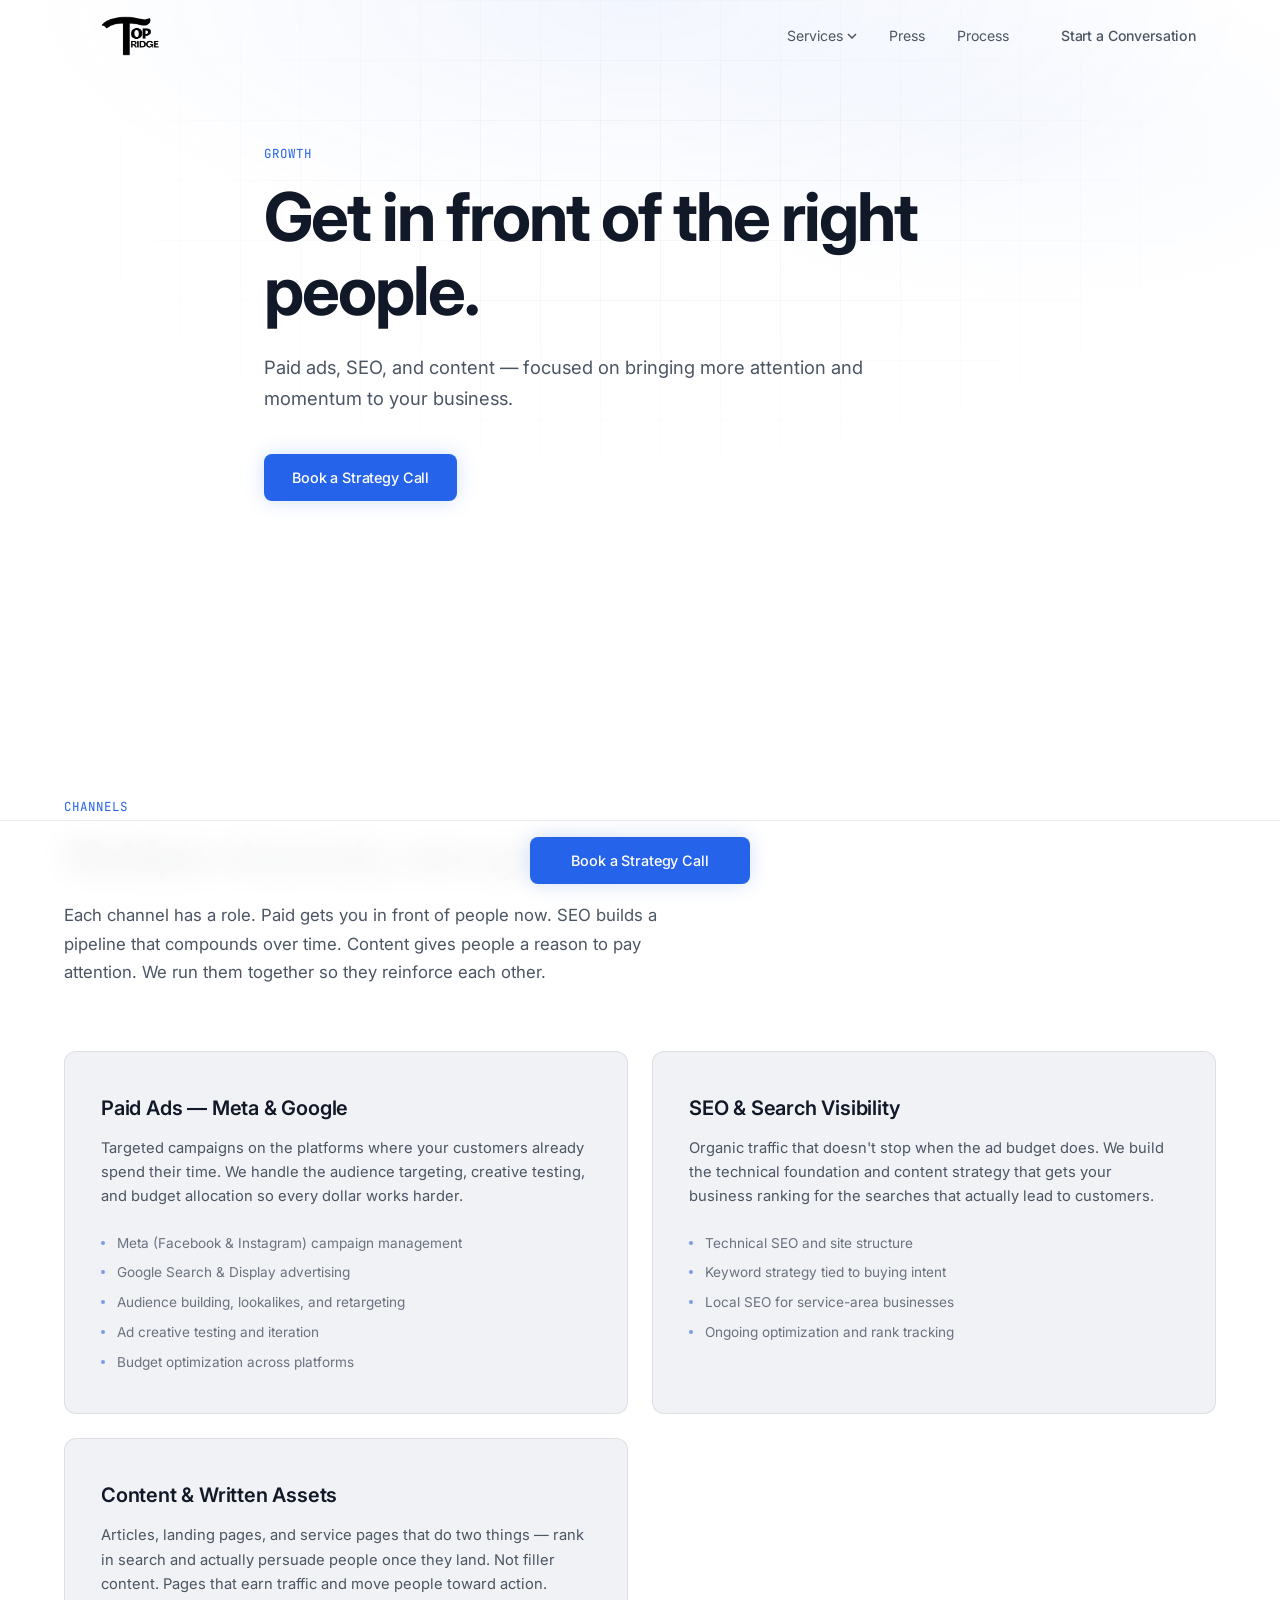
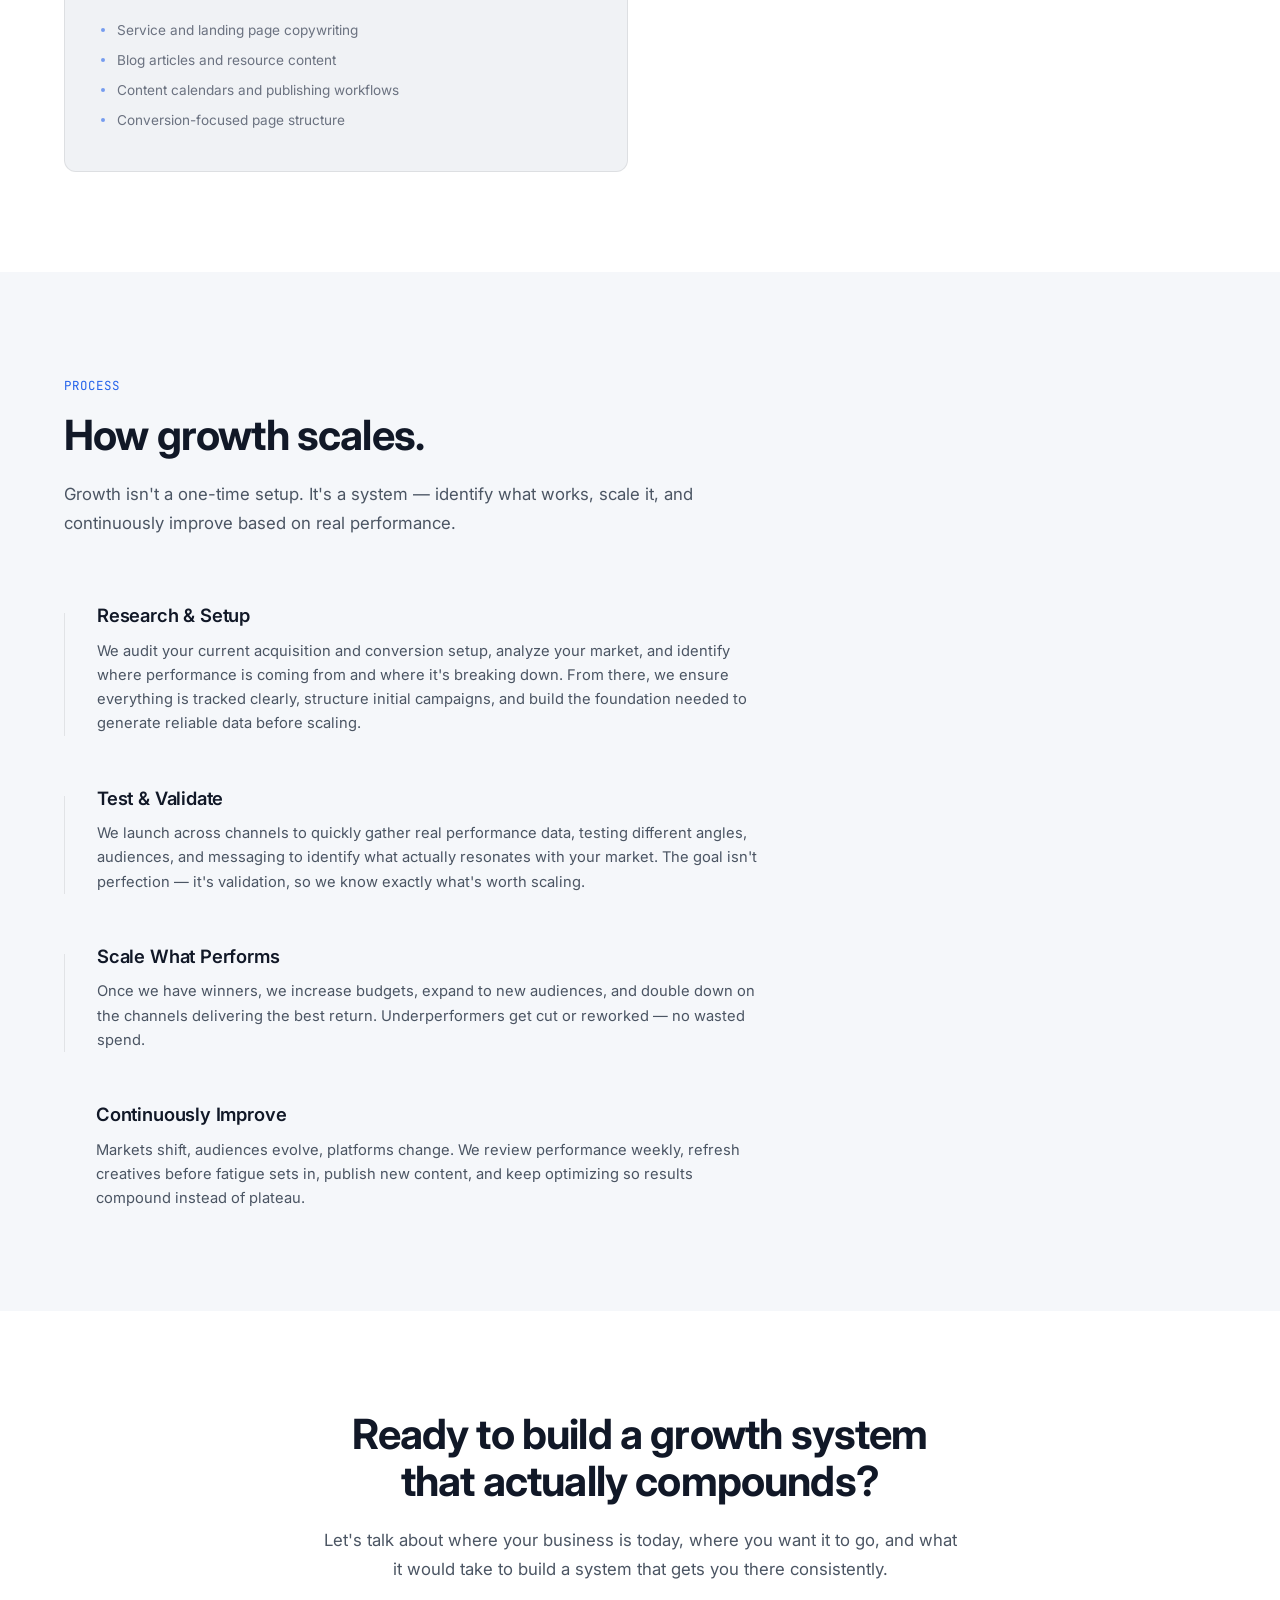
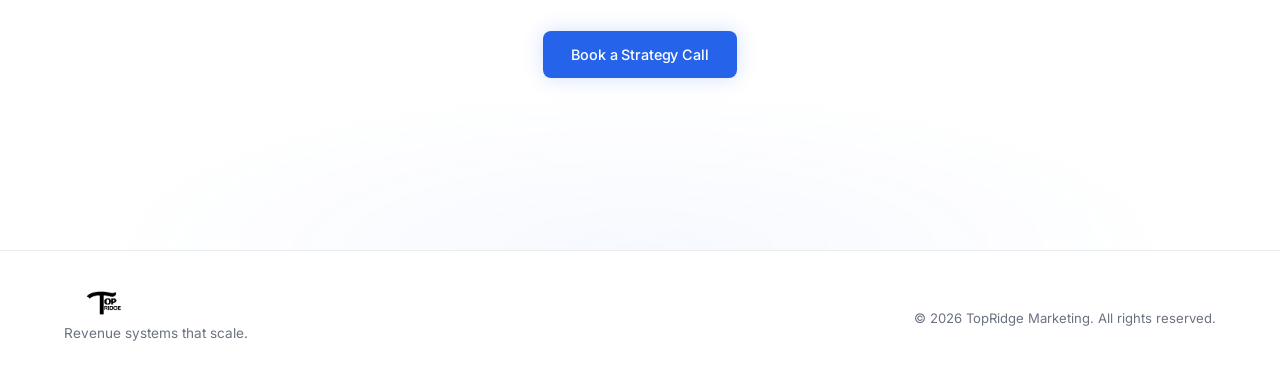
<file: growth/index.html>
<!DOCTYPE html>
<html lang="en">
<head>
  <meta charset="UTF-8">
  <meta name="viewport" content="width=device-width, initial-scale=1.0">
  <title>TopRidge — Growth</title>
  <meta name="description" content="Paid ads, SEO, and content systems that put your business in front of the right people and drive consistent inbound demand.">
  <link rel="preconnect" href="https://fonts.googleapis.com">
  <link rel="preconnect" href="https://fonts.gstatic.com" crossorigin>
  <link href="https://fonts.googleapis.com/css2?family=Inter:wght@300;400;500;600;700&family=JetBrains+Mono:wght@400;500&display=swap" rel="stylesheet">
  <link rel="stylesheet" href="../styles.css">
</head>
<body>
  <nav class="nav" id="nav">
    <div class="nav-inner container">
      <a href="/" class="nav-logo"><img src="../logo.png" alt="TopRidge" class="logo-img"></a>
      <div class="nav-links" id="navLinks">
        <div class="nav-dropdown">
          <a href="#" class="nav-dropdown-toggle">Services <svg width="10" height="6" viewBox="0 0 10 6" fill="none" stroke="currentColor" stroke-width="1.5"><path d="M1 1l4 4 4-4"/></svg></a>
          <div class="nav-dropdown-menu">
            <a href="/growth">Growth</a>
            <a href="/conversion">Conversion</a>
            <a href="/operations">Operations</a>
            <a href="/consulting">Consulting / Strategy</a>
            <a href="/press">Press</a>
          </div>
        </div>
        <a href="/press">Press</a>
        <a href="/#process">Process</a>
        <a href="/#contact" class="btn btn-sm">Start a Conversation</a>
      </div>
      <button class="nav-toggle" id="navToggle" aria-label="Toggle menu">
        <span></span><span></span>
      </button>
    </div>
  </nav>

  <!-- Sticky CTA -->
  <div class="sticky-cta">
    <div class="container">
      <a href="/book-call" class="btn btn-primary">Book a Strategy Call</a>
    </div>
  </div>

  <!-- Hero -->
  <section class="hero service-hero">
    <div class="hero-bg"><div class="grid-overlay"></div></div>
    <div class="container hero-content">
      <span class="section-tag">Growth</span>
      <h1>Get in front of the right people.</h1>
      <p class="hero-sub">Paid ads, SEO, and content — focused on bringing more attention and momentum to your business.</p>
      <div class="hero-actions">
        <a href="/book-call" class="btn btn-primary">Book a Strategy Call</a>
      </div>
    </div>
  </section>

  <!-- Channels -->
  <section class="section" id="channels">
    <div class="container">
      <div class="section-header">
        <span class="section-tag">Channels</span>
        <h2>Multiple channels, one system.</h2>
        <p class="section-desc">Each channel has a role. Paid gets you in front of people now. SEO builds a pipeline that compounds over time. Content gives people a reason to pay attention. We run them together so they reinforce each other.</p>
      </div>
      <div class="systems-grid">
        <div class="system-card">
          <h3>Paid Ads — Meta & Google</h3>
          <p>Targeted campaigns on the platforms where your customers already spend their time. We handle the audience targeting, creative testing, and budget allocation so every dollar works harder.</p>
          <ul class="system-details">
            <li>Meta (Facebook & Instagram) campaign management</li>
            <li>Google Search & Display advertising</li>
            <li>Audience building, lookalikes, and retargeting</li>
            <li>Ad creative testing and iteration</li>
            <li>Budget optimization across platforms</li>
          </ul>
        </div>
        <div class="system-card">
          <h3>SEO & Search Visibility</h3>
          <p>Organic traffic that doesn't stop when the ad budget does. We build the technical foundation and content strategy that gets your business ranking for the searches that actually lead to customers.</p>
          <ul class="system-details">
            <li>Technical SEO and site structure</li>
            <li>Keyword strategy tied to buying intent</li>
            <li>Local SEO for service-area businesses</li>
            <li>Ongoing optimization and rank tracking</li>
          </ul>
        </div>
        <div class="system-card">
          <h3>Content & Written Assets</h3>
          <p>Articles, landing pages, and service pages that do two things — rank in search and actually persuade people once they land. Not filler content. Pages that earn traffic and move people toward action.</p>
          <ul class="system-details">
            <li>Service and landing page copywriting</li>
            <li>Blog articles and resource content</li>
            <li>Content calendars and publishing workflows</li>
            <li>Conversion-focused page structure</li>
          </ul>
        </div>
      </div>
    </div>
  </section>

  <!-- Process -->
  <section class="section section-dark" id="growth-process">
    <div class="container">
      <div class="section-header">
        <span class="section-tag">Process</span>
        <h2>How growth scales.</h2>
        <p class="section-desc">Growth isn't a one-time setup. It's a system — identify what works, scale it, and continuously improve based on real performance.</p>
      </div>
      <div class="process-timeline">
        <div class="process-step">
          <div class="process-marker">
            <div class="process-line"></div>
          </div>
          <div class="process-content">
            <h3>Research & Setup</h3>
            <p>We audit your current acquisition and conversion setup, analyze your market, and identify where performance is coming from and where it's breaking down. From there, we ensure everything is tracked clearly, structure initial campaigns, and build the foundation needed to generate reliable data before scaling.</p>
          </div>
        </div>
        <div class="process-step">
          <div class="process-marker">
            <div class="process-line"></div>
          </div>
          <div class="process-content">
            <h3>Test & Validate</h3>
            <p>We launch across channels to quickly gather real performance data, testing different angles, audiences, and messaging to identify what actually resonates with your market. The goal isn't perfection — it's validation, so we know exactly what's worth scaling.</p>
          </div>
        </div>
        <div class="process-step">
          <div class="process-marker">
            <div class="process-line"></div>
          </div>
          <div class="process-content">
            <h3>Scale What Performs</h3>
            <p>Once we have winners, we increase budgets, expand to new audiences, and double down on the channels delivering the best return. Underperformers get cut or reworked — no wasted spend.</p>
          </div>
        </div>
        <div class="process-step">
          <div class="process-marker">
            <div class="process-line"></div>
          </div>
          <div class="process-content">
            <h3>Continuously Improve</h3>
            <p>Markets shift, audiences evolve, platforms change. We review performance weekly, refresh creatives before fatigue sets in, publish new content, and keep optimizing so results compound instead of plateau.</p>
          </div>
        </div>
      </div>
    </div>
  </section>

  <!-- CTA -->
  <section class="section section-cta" id="contact">
    <div class="container">
      <div class="cta-content">
        <h2>Ready to build a growth system<br>that actually compounds?</h2>
        <p>Let's talk about where your business is today, where you want it to go, and what it would take to build a system that gets you there consistently.</p>
        <div class="hero-actions" style="justify-content: center;">
          <a href="/book-call" class="btn btn-primary">Book a Strategy Call</a>
        </div>
      </div>
    </div>
  </section>

  <footer class="footer">
    <div class="container footer-inner">
      <div class="footer-left">
        <a href="/" class="nav-logo"><img src="../logo.png" alt="TopRidge" height="24"></a>
        <p class="footer-tagline">Revenue systems that scale.</p>
      </div>
      <div class="footer-right">
        <p>&copy; 2026 TopRidge Marketing. All rights reserved.</p>
      </div>
    </div>
  </footer>
  <script src="../main.js"></script>
</body>
</html>
</file>
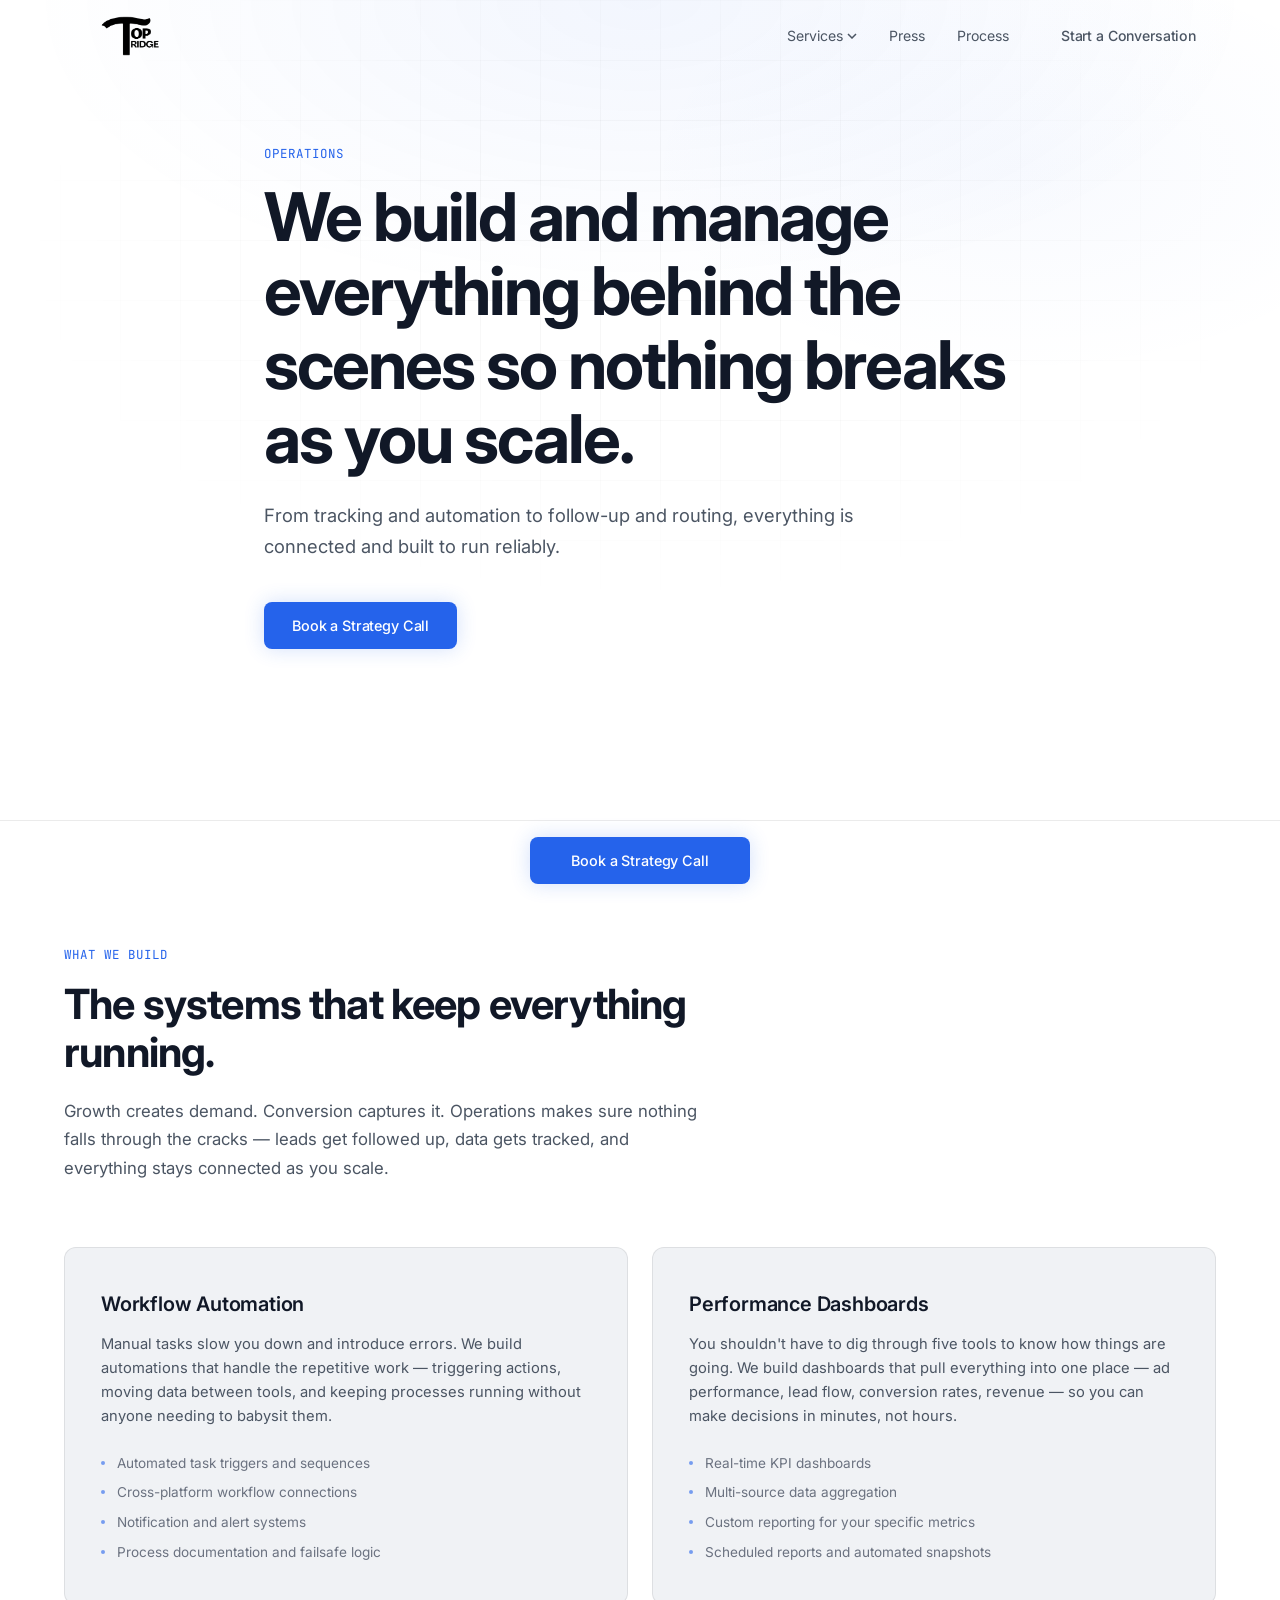
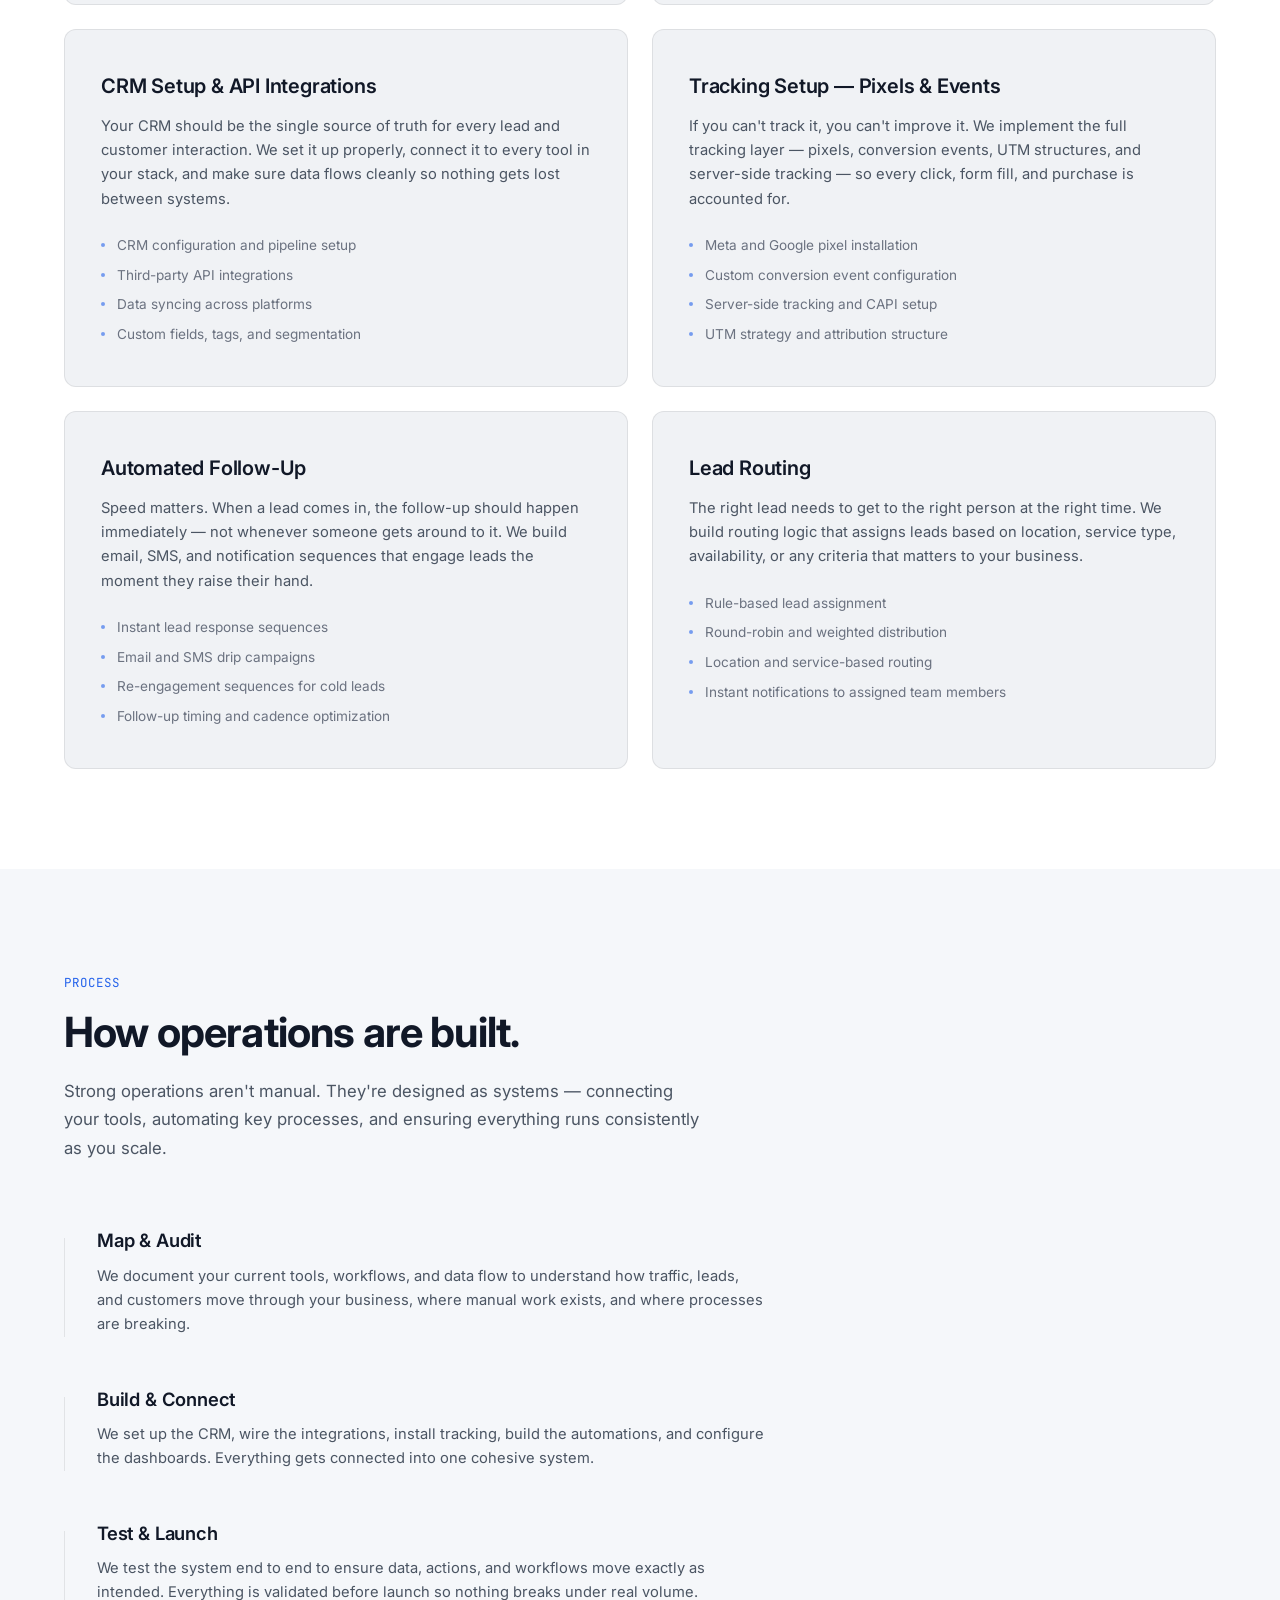
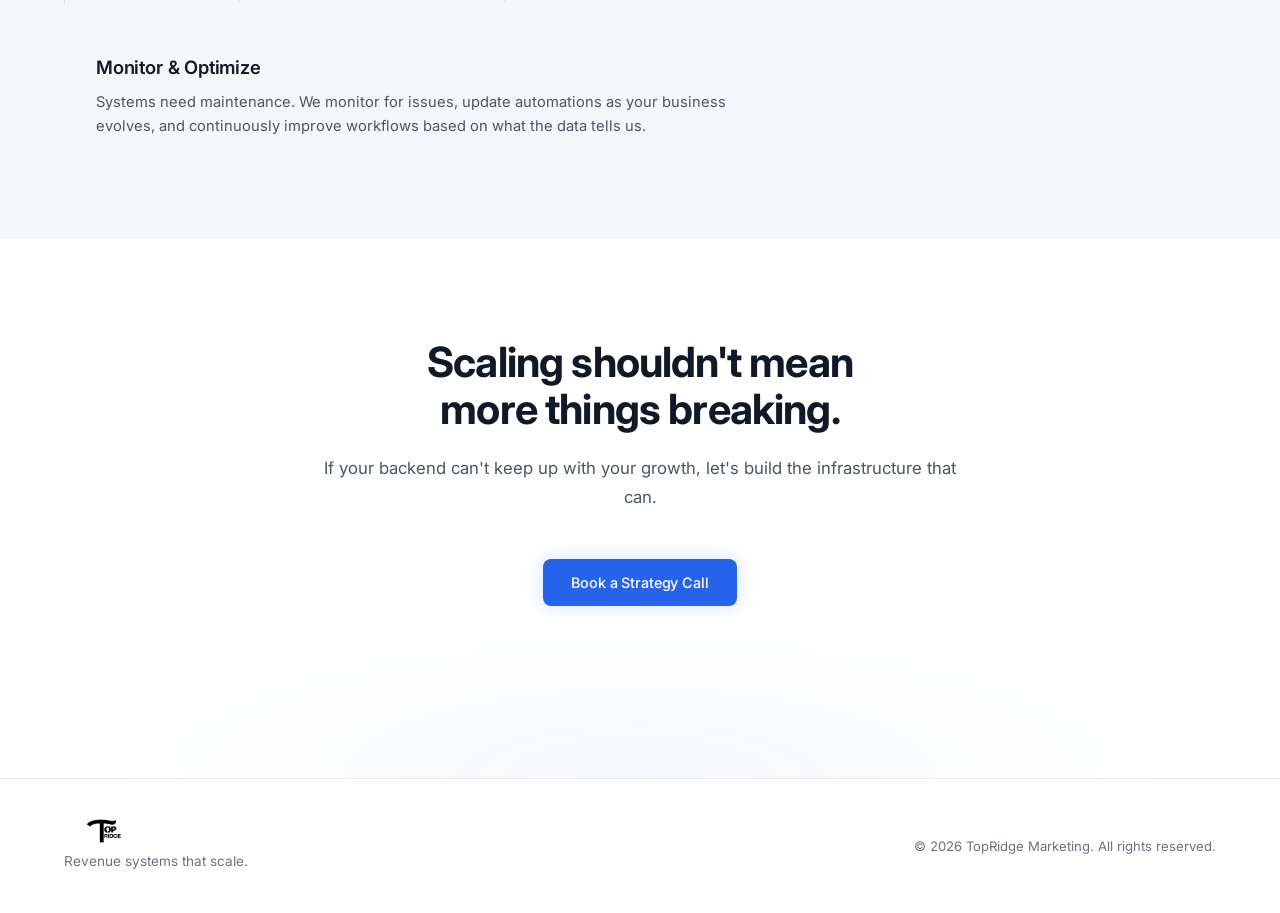
<file: operations/index.html>
<!DOCTYPE html>
<html lang="en">
<head>
  <meta charset="UTF-8">
  <meta name="viewport" content="width=device-width, initial-scale=1.0">
  <title>TopRidge — Operations</title>
  <meta name="description" content="Workflow automation, CRM, tracking, dashboards, follow-up systems, and lead routing — the backend infrastructure that keeps everything running.">
  <link rel="preconnect" href="https://fonts.googleapis.com">
  <link rel="preconnect" href="https://fonts.gstatic.com" crossorigin>
  <link href="https://fonts.googleapis.com/css2?family=Inter:wght@300;400;500;600;700&family=JetBrains+Mono:wght@400;500&display=swap" rel="stylesheet">
  <link rel="stylesheet" href="../styles.css">
</head>
<body>
  <nav class="nav" id="nav">
    <div class="nav-inner container">
      <a href="/" class="nav-logo"><img src="../logo.png" alt="TopRidge" class="logo-img"></a>
      <div class="nav-links" id="navLinks">
        <div class="nav-dropdown">
          <a href="#" class="nav-dropdown-toggle">Services <svg width="10" height="6" viewBox="0 0 10 6" fill="none" stroke="currentColor" stroke-width="1.5"><path d="M1 1l4 4 4-4"/></svg></a>
          <div class="nav-dropdown-menu">
            <a href="/growth">Growth</a>
            <a href="/conversion">Conversion</a>
            <a href="/operations">Operations</a>
            <a href="/consulting">Consulting / Strategy</a>
            <a href="/press">Press</a>
          </div>
        </div>
        <a href="/press">Press</a>
        <a href="/#process">Process</a>
        <a href="/#contact" class="btn btn-sm">Start a Conversation</a>
      </div>
      <button class="nav-toggle" id="navToggle" aria-label="Toggle menu">
        <span></span><span></span>
      </button>
    </div>
  </nav>

  <!-- Sticky CTA -->
  <div class="sticky-cta">
    <div class="container">
      <a href="/book-call" class="btn btn-primary">Book a Strategy Call</a>
    </div>
  </div>

  <!-- Hero -->
  <section class="hero service-hero">
    <div class="hero-bg"><div class="grid-overlay"></div></div>
    <div class="container hero-content">
      <span class="section-tag">Operations</span>
      <h1>We build and manage everything behind the scenes so nothing breaks as you scale.</h1>
      <p class="hero-sub">From tracking and automation to follow-up and routing, everything is connected and built to run reliably.</p>
      <div class="hero-actions">
        <a href="/book-call" class="btn btn-primary">Book a Strategy Call</a>
      </div>
    </div>
  </section>

  <!-- What We Build -->
  <section class="section" id="what-we-build">
    <div class="container">
      <div class="section-header">
        <span class="section-tag">What We Build</span>
        <h2>The systems that keep everything running.</h2>
        <p class="section-desc">Growth creates demand. Conversion captures it. Operations makes sure nothing falls through the cracks — leads get followed up, data gets tracked, and everything stays connected as you scale.</p>
      </div>
      <div class="systems-grid">
        <div class="system-card">
          <h3>Workflow Automation</h3>
          <p>Manual tasks slow you down and introduce errors. We build automations that handle the repetitive work — triggering actions, moving data between tools, and keeping processes running without anyone needing to babysit them.</p>
          <ul class="system-details">
            <li>Automated task triggers and sequences</li>
            <li>Cross-platform workflow connections</li>
            <li>Notification and alert systems</li>
            <li>Process documentation and failsafe logic</li>
          </ul>
        </div>
        <div class="system-card">
          <h3>Performance Dashboards</h3>
          <p>You shouldn't have to dig through five tools to know how things are going. We build dashboards that pull everything into one place — ad performance, lead flow, conversion rates, revenue — so you can make decisions in minutes, not hours.</p>
          <ul class="system-details">
            <li>Real-time KPI dashboards</li>
            <li>Multi-source data aggregation</li>
            <li>Custom reporting for your specific metrics</li>
            <li>Scheduled reports and automated snapshots</li>
          </ul>
        </div>
        <div class="system-card">
          <h3>CRM Setup & API Integrations</h3>
          <p>Your CRM should be the single source of truth for every lead and customer interaction. We set it up properly, connect it to every tool in your stack, and make sure data flows cleanly so nothing gets lost between systems.</p>
          <ul class="system-details">
            <li>CRM configuration and pipeline setup</li>
            <li>Third-party API integrations</li>
            <li>Data syncing across platforms</li>
            <li>Custom fields, tags, and segmentation</li>
          </ul>
        </div>
        <div class="system-card">
          <h3>Tracking Setup — Pixels & Events</h3>
          <p>If you can't track it, you can't improve it. We implement the full tracking layer — pixels, conversion events, UTM structures, and server-side tracking — so every click, form fill, and purchase is accounted for.</p>
          <ul class="system-details">
            <li>Meta and Google pixel installation</li>
            <li>Custom conversion event configuration</li>
            <li>Server-side tracking and CAPI setup</li>
            <li>UTM strategy and attribution structure</li>
          </ul>
        </div>
        <div class="system-card">
          <h3>Automated Follow-Up</h3>
          <p>Speed matters. When a lead comes in, the follow-up should happen immediately — not whenever someone gets around to it. We build email, SMS, and notification sequences that engage leads the moment they raise their hand.</p>
          <ul class="system-details">
            <li>Instant lead response sequences</li>
            <li>Email and SMS drip campaigns</li>
            <li>Re-engagement sequences for cold leads</li>
            <li>Follow-up timing and cadence optimization</li>
          </ul>
        </div>
        <div class="system-card">
          <h3>Lead Routing</h3>
          <p>The right lead needs to get to the right person at the right time. We build routing logic that assigns leads based on location, service type, availability, or any criteria that matters to your business.</p>
          <ul class="system-details">
            <li>Rule-based lead assignment</li>
            <li>Round-robin and weighted distribution</li>
            <li>Location and service-based routing</li>
            <li>Instant notifications to assigned team members</li>
          </ul>
        </div>
      </div>
    </div>
  </section>

  <!-- Process -->
  <section class="section section-dark" id="operations-process">
    <div class="container">
      <div class="section-header">
        <span class="section-tag">Process</span>
        <h2>How operations are built.</h2>
        <p class="section-desc">Strong operations aren't manual. They're designed as systems — connecting your tools, automating key processes, and ensuring everything runs consistently as you scale.</p>
      </div>
      <div class="process-timeline">
        <div class="process-step">
          <div class="process-marker">
            <div class="process-line"></div>
          </div>
          <div class="process-content">
            <h3>Map & Audit</h3>
            <p>We document your current tools, workflows, and data flow to understand how traffic, leads, and customers move through your business, where manual work exists, and where processes are breaking.</p>
          </div>
        </div>
        <div class="process-step">
          <div class="process-marker">
            <div class="process-line"></div>
          </div>
          <div class="process-content">
            <h3>Build & Connect</h3>
            <p>We set up the CRM, wire the integrations, install tracking, build the automations, and configure the dashboards. Everything gets connected into one cohesive system.</p>
          </div>
        </div>
        <div class="process-step">
          <div class="process-marker">
            <div class="process-line"></div>
          </div>
          <div class="process-content">
            <h3>Test & Launch</h3>
            <p>We test the system end to end to ensure data, actions, and workflows move exactly as intended. Everything is validated before launch so nothing breaks under real volume.</p>
          </div>
        </div>
        <div class="process-step">
          <div class="process-marker">
            <div class="process-line"></div>
          </div>
          <div class="process-content">
            <h3>Monitor & Optimize</h3>
            <p>Systems need maintenance. We monitor for issues, update automations as your business evolves, and continuously improve workflows based on what the data tells us.</p>
          </div>
        </div>
      </div>
    </div>
  </section>

  <!-- CTA -->
  <section class="section section-cta" id="contact">
    <div class="container">
      <div class="cta-content">
        <h2>Scaling shouldn't mean<br>more things breaking.</h2>
        <p>If your backend can't keep up with your growth, let's build the infrastructure that can.</p>
        <div class="hero-actions" style="justify-content: center;">
          <a href="/book-call" class="btn btn-primary">Book a Strategy Call</a>
        </div>
      </div>
    </div>
  </section>

  <footer class="footer">
    <div class="container footer-inner">
      <div class="footer-left">
        <a href="/" class="nav-logo"><img src="../logo.png" alt="TopRidge" height="24"></a>
        <p class="footer-tagline">Revenue systems that scale.</p>
      </div>
      <div class="footer-right">
        <p>&copy; 2026 TopRidge Marketing. All rights reserved.</p>
      </div>
    </div>
  </footer>
  <script src="../main.js"></script>
</body>
</html>
</file>
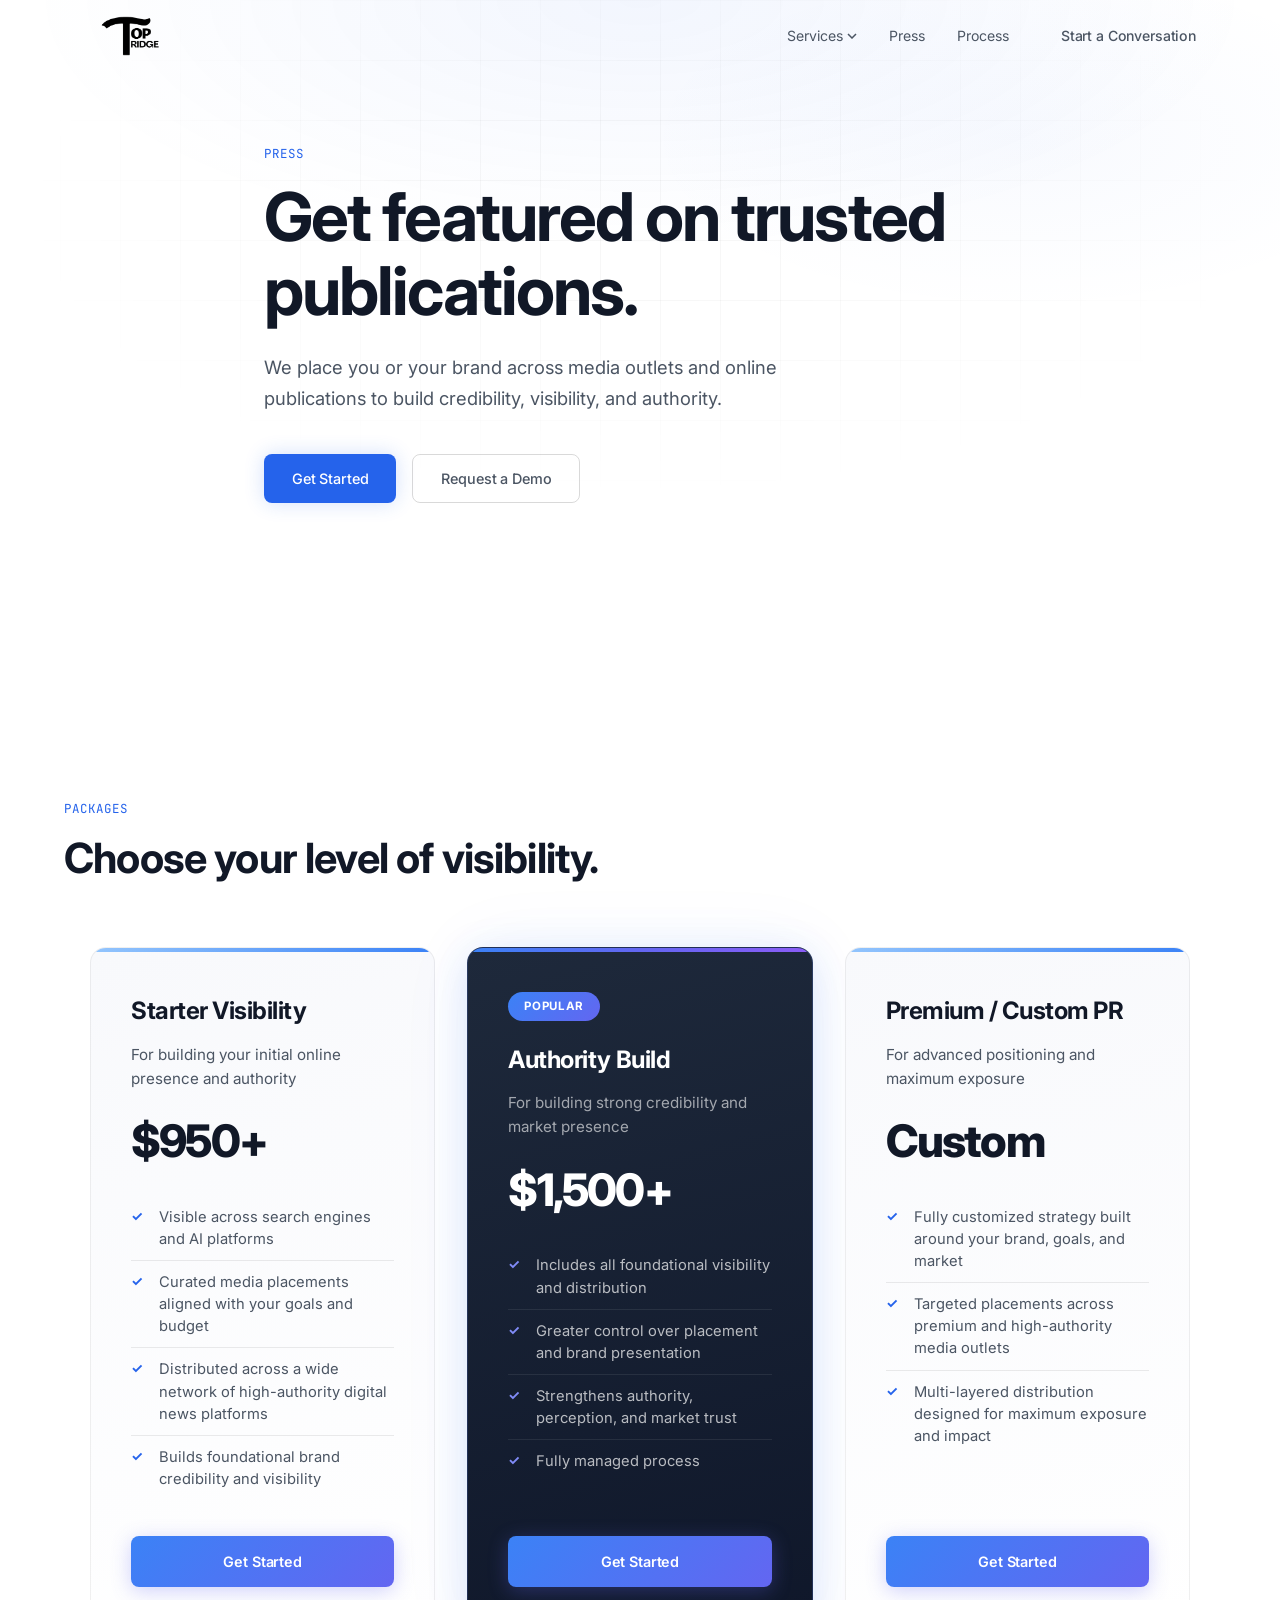
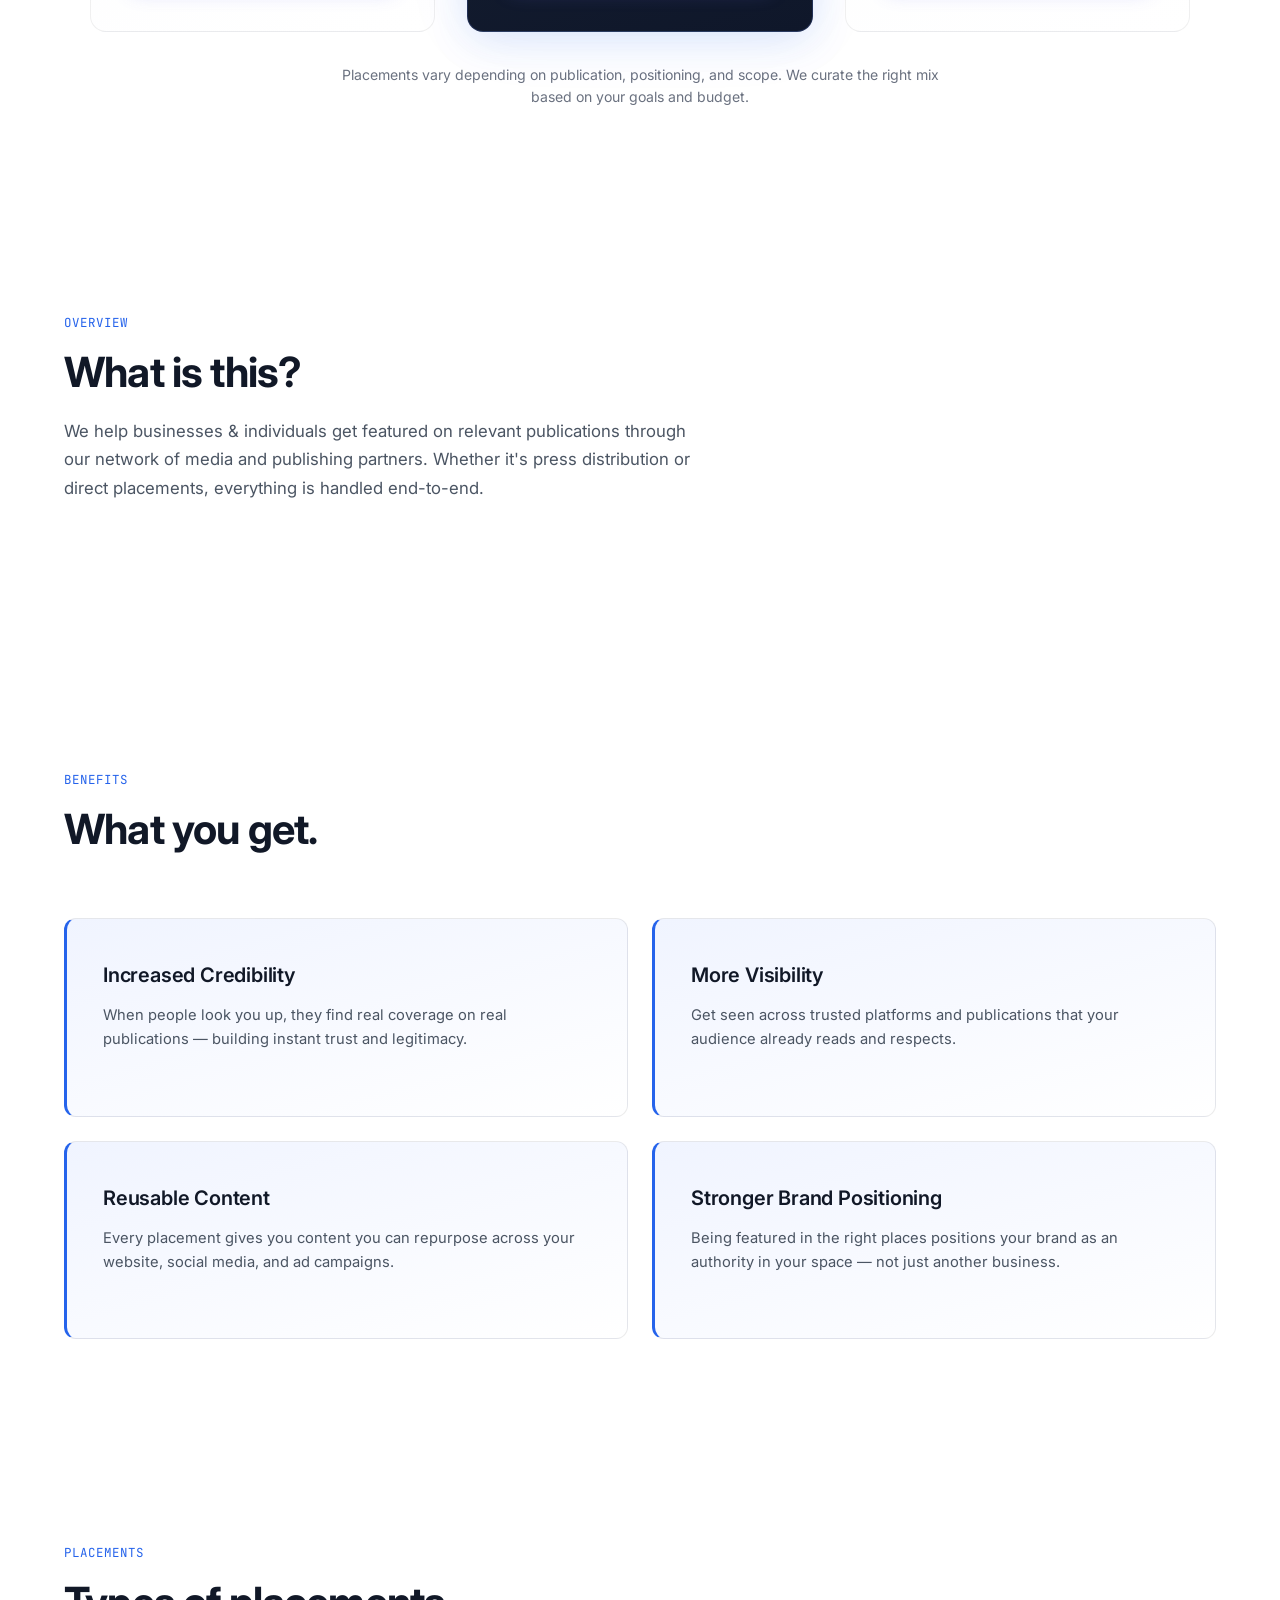
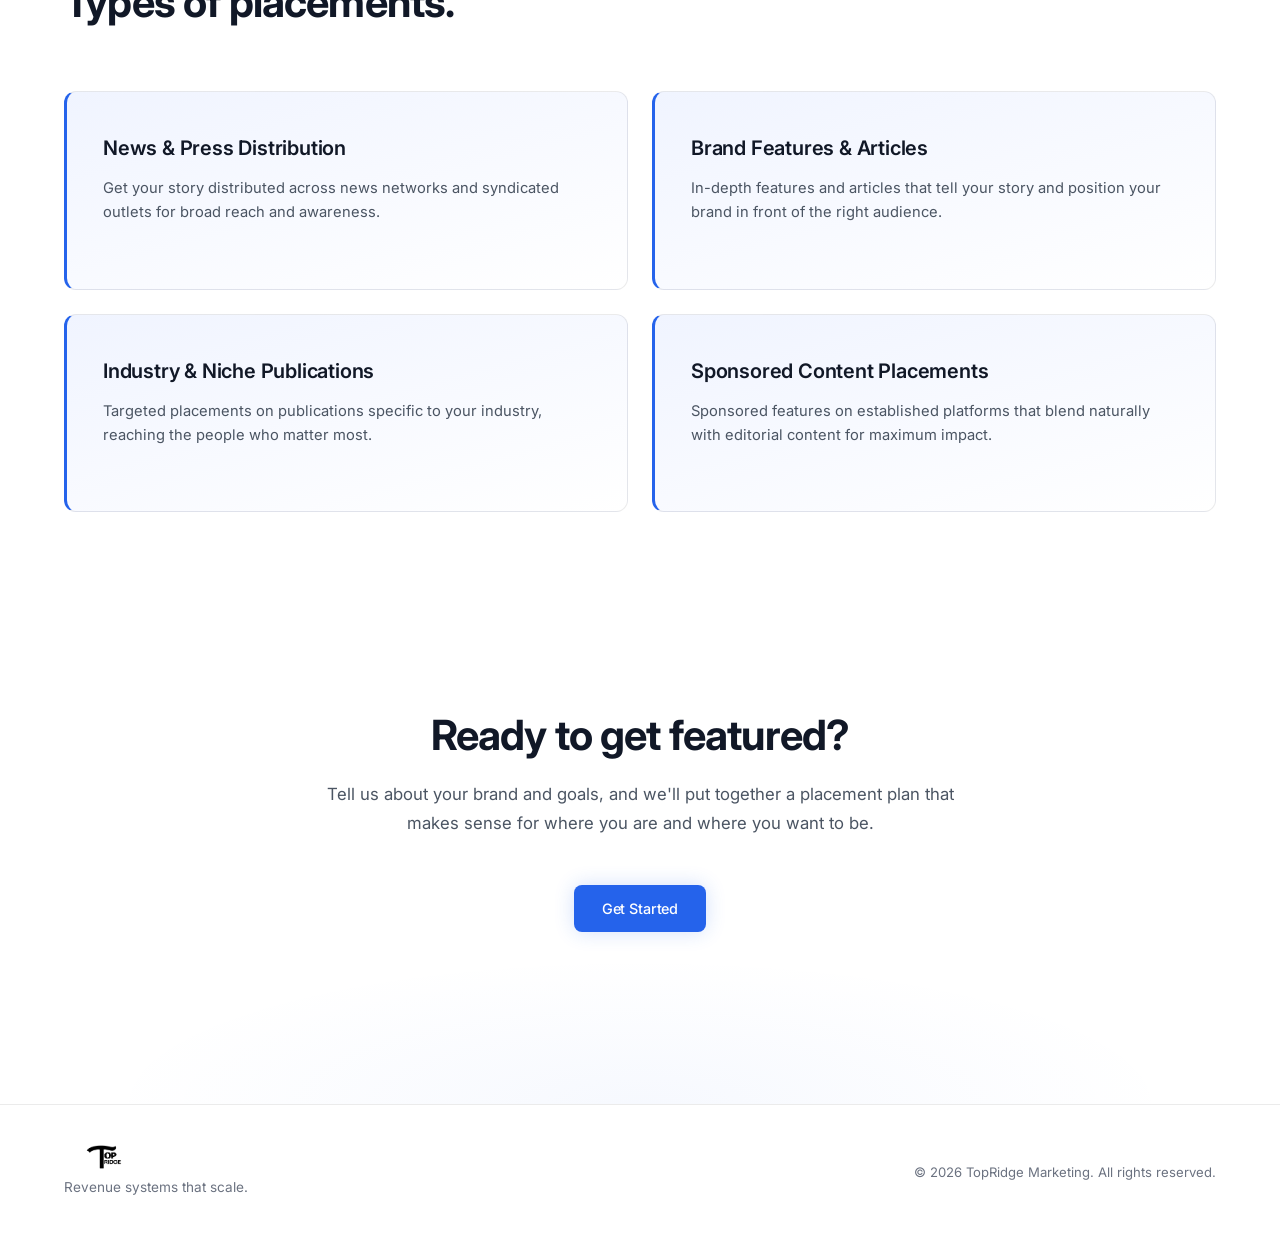
<file: press/index.html>
<!DOCTYPE html>
<html lang="en">
<head>
  <meta charset="UTF-8">
  <meta name="viewport" content="width=device-width, initial-scale=1.0">
  <title>TopRidge — Press</title>
  <meta name="description" content="Get featured on trusted publications. We place you or your brand across media outlets and online publications to build credibility, visibility, and authority.">
  <link rel="preconnect" href="https://fonts.googleapis.com">
  <link rel="preconnect" href="https://fonts.gstatic.com" crossorigin>
  <link href="https://fonts.googleapis.com/css2?family=Inter:wght@300;400;500;600;700&family=JetBrains+Mono:wght@400;500&display=swap" rel="stylesheet">
  <link rel="stylesheet" href="../styles.css">
  <style>
    .press-cards .system-card {
      background: linear-gradient(165deg, #f0f4ff 0%, #ffffff 100%);
      border-left: 3px solid var(--accent);
      border-color: var(--border);
      border-left-color: var(--accent);
    }
    .press-cards .system-card:hover {
      border-left-color: #6366f1;
      box-shadow: 0 8px 30px rgba(37, 99, 235, 0.08);
    }
  </style>
</head>
<body>
  <nav class="nav" id="nav">
    <div class="nav-inner container">
      <a href="/" class="nav-logo"><img src="../logo.png" alt="TopRidge" class="logo-img"></a>
      <div class="nav-links" id="navLinks">
        <div class="nav-dropdown">
          <a href="#" class="nav-dropdown-toggle">Services <svg width="10" height="6" viewBox="0 0 10 6" fill="none" stroke="currentColor" stroke-width="1.5"><path d="M1 1l4 4 4-4"/></svg></a>
          <div class="nav-dropdown-menu">
            <a href="/growth">Growth</a>
            <a href="/conversion">Conversion</a>
            <a href="/operations">Operations</a>
            <a href="/consulting">Consulting / Strategy</a>
            <a href="/press">Press</a>
          </div>
        </div>
        <a href="/press">Press</a>
        <a href="/#process">Process</a>
        <a href="/#contact" class="btn btn-sm">Start a Conversation</a>
      </div>
      <button class="nav-toggle" id="navToggle" aria-label="Toggle menu">
        <span></span><span></span>
      </button>
    </div>
  </nav>

  <!-- Hero -->
  <section class="hero service-hero">
    <div class="hero-bg"><div class="grid-overlay"></div></div>
    <div class="container hero-content">
      <span class="section-tag">Press</span>
      <h1>Get featured on trusted publications.</h1>
      <p class="hero-sub">We place you or your brand across media outlets and online publications to build credibility, visibility, and authority.</p>
      <div class="hero-actions">
        <a href="/press/inquiry/" class="btn btn-primary">Get Started</a>
        <a href="/press/inquiry/" class="btn btn-ghost">Request a Demo</a>
      </div>
    </div>
  </section>

  <!-- Packages -->
  <section class="section" id="packages">
    <div class="container">
      <div class="section-header">
        <span class="section-tag">Packages</span>
        <h2>Choose your level of visibility.</h2>
      </div>
      <div class="pricing-grid pricing-grid-3">

        <!-- Starter -->
        <div class="pricing-card">
          <h3>Starter Visibility</h3>
          <p class="pricing-desc">For building your initial online presence and authority</p>
          <div class="pricing-price-row">
            <span class="pricing-price">$950+</span>
          </div>
          <ul class="pricing-features">
            <li>Visible across search engines and AI platforms</li>
            <li>Curated media placements aligned with your goals and budget</li>
            <li>Distributed across a wide network of high-authority digital news platforms</li>
            <li>Builds foundational brand credibility and visibility</li>
          </ul>
          <a href="/press/inquiry/" class="btn btn-primary" style="margin-top: auto;">Get Started</a>
        </div>

        <!-- Authority Build (Featured) -->
        <div class="pricing-card pricing-featured">
          <span class="pricing-badge">Popular</span>
          <h3>Authority Build</h3>
          <p class="pricing-desc">For building strong credibility and market presence</p>
          <div class="pricing-price-row">
            <span class="pricing-price">$1,500+</span>
          </div>
          <ul class="pricing-features">
            <li>Includes all foundational visibility and distribution</li>
            <li>Greater control over placement and brand presentation</li>
            <li>Strengthens authority, perception, and market trust</li>
            <li>Fully managed process</li>
          </ul>
          <a href="/press/inquiry/" class="btn btn-primary" style="margin-top: auto;">Get Started</a>
        </div>

        <!-- Premium / Custom -->
        <div class="pricing-card">
          <h3>Premium / Custom PR</h3>
          <p class="pricing-desc">For advanced positioning and maximum exposure</p>
          <div class="pricing-price-row">
            <span class="pricing-price">Custom</span>
          </div>
          <ul class="pricing-features">
            <li>Fully customized strategy built around your brand, goals, and market</li>
            <li>Targeted placements across premium and high-authority media outlets</li>
            <li>Multi-layered distribution designed for maximum exposure and impact</li>
          </ul>
          <a href="/press/inquiry/" class="btn btn-primary" style="margin-top: auto;">Get Started</a>
        </div>

      </div>
      <p style="text-align: center; color: var(--text-muted); font-size: 0.88rem; margin-top: 32px; max-width: 640px; margin-left: auto; margin-right: auto;">Placements vary depending on publication, positioning, and scope. We curate the right mix based on your goals and budget.</p>
    </div>
  </section>

  <!-- What Is This -->
  <section class="section" id="what">
    <div class="container">
      <div class="section-header">
        <span class="section-tag">Overview</span>
        <h2>What is this?</h2>
        <p class="section-desc">We help businesses & individuals get featured on relevant publications through our network of media and publishing partners. Whether it's press distribution or direct placements, everything is handled end-to-end.</p>
      </div>
    </div>
  </section>

  <!-- What You Get -->
  <section class="section" id="benefits">
    <div class="container">
      <div class="section-header">
        <span class="section-tag">Benefits</span>
        <h2>What you get.</h2>
      </div>
      <div class="systems-grid press-cards">
        <div class="system-card">
          <h3>Increased Credibility</h3>
          <p>When people look you up, they find real coverage on real publications — building instant trust and legitimacy.</p>
        </div>
        <div class="system-card">
          <h3>More Visibility</h3>
          <p>Get seen across trusted platforms and publications that your audience already reads and respects.</p>
        </div>
        <div class="system-card">
          <h3>Reusable Content</h3>
          <p>Every placement gives you content you can repurpose across your website, social media, and ad campaigns.</p>
        </div>
        <div class="system-card">
          <h3>Stronger Brand Positioning</h3>
          <p>Being featured in the right places positions your brand as an authority in your space — not just another business.</p>
        </div>
      </div>
    </div>
  </section>

  <!-- Types of Placements -->
  <section class="section" id="placements">
    <div class="container">
      <div class="section-header">
        <span class="section-tag">Placements</span>
        <h2>Types of placements.</h2>
      </div>
      <div class="systems-grid press-cards">
        <div class="system-card">
          <h3>News & Press Distribution</h3>
          <p>Get your story distributed across news networks and syndicated outlets for broad reach and awareness.</p>
        </div>
        <div class="system-card">
          <h3>Brand Features & Articles</h3>
          <p>In-depth features and articles that tell your story and position your brand in front of the right audience.</p>
        </div>
        <div class="system-card">
          <h3>Industry & Niche Publications</h3>
          <p>Targeted placements on publications specific to your industry, reaching the people who matter most.</p>
        </div>
        <div class="system-card">
          <h3>Sponsored Content Placements</h3>
          <p>Sponsored features on established platforms that blend naturally with editorial content for maximum impact.</p>
        </div>
      </div>
    </div>
  </section>

  <!-- CTA -->
  <section class="section section-cta" id="contact">
    <div class="container">
      <div class="cta-content">
        <h2>Ready to get featured?</h2>
        <p>Tell us about your brand and goals, and we'll put together a placement plan that makes sense for where you are and where you want to be.</p>
        <div class="hero-actions" style="justify-content: center;">
          <a href="/press/inquiry/" class="btn btn-primary">Get Started</a>
        </div>
      </div>
    </div>
  </section>

  <footer class="footer">
    <div class="container footer-inner">
      <div class="footer-left">
        <a href="/" class="nav-logo"><img src="../logo.png" alt="TopRidge" height="24"></a>
        <p class="footer-tagline">Revenue systems that scale.</p>
      </div>
      <div class="footer-right">
        <p>&copy; 2026 TopRidge Marketing. All rights reserved.</p>
      </div>
    </div>
  </footer>
  <script src="../main.js"></script>
</body>
</html>
</file>
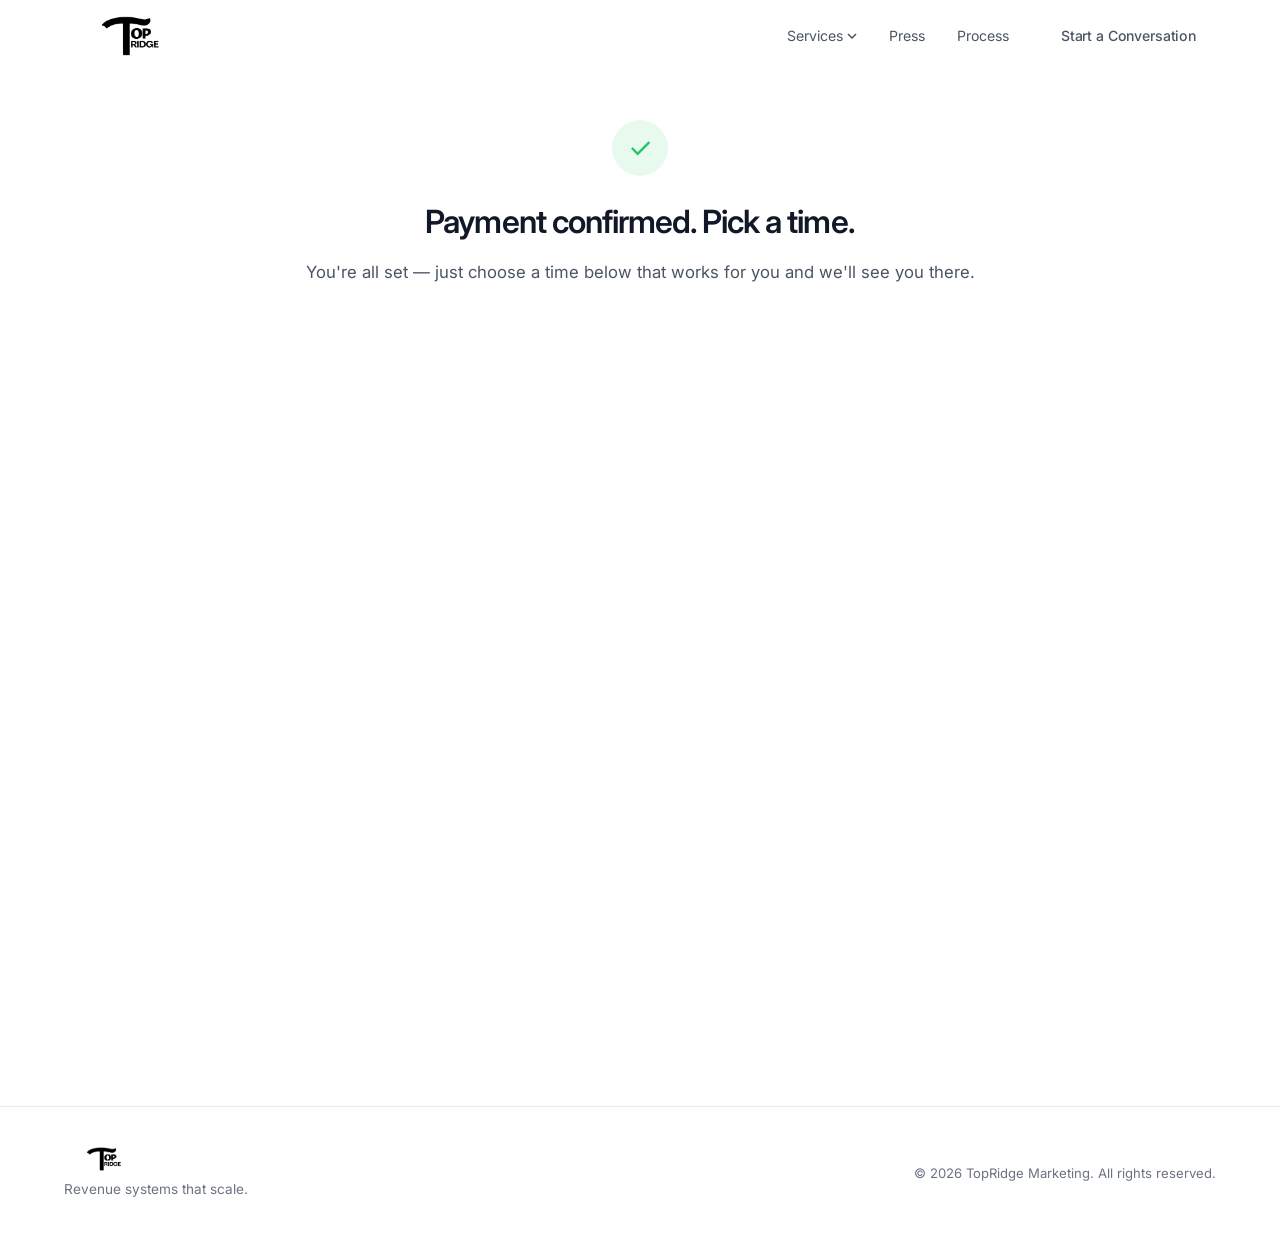
<file: book-session/success/index.html>
<!DOCTYPE html>
<html lang="en">
<head>
  <meta charset="UTF-8">
  <meta name="viewport" content="width=device-width, initial-scale=1.0">
  <title>TopRidge — Book Your Call</title>
  <meta name="description" content="Payment confirmed. Pick a time for your strategy session.">
  <link rel="preconnect" href="https://fonts.googleapis.com">
  <link rel="preconnect" href="https://fonts.gstatic.com" crossorigin>
  <link href="https://fonts.googleapis.com/css2?family=Inter:wght@300;400;500;600;700&family=JetBrains+Mono:wght@400;500&display=swap" rel="stylesheet">
  <link rel="stylesheet" href="../../styles.css">
  <style>
    .success-section {
      padding: 120px 0 80px;
      min-height: 100vh;
    }
    .success-wrapper {
      max-width: 720px;
      margin: 0 auto;
      text-align: center;
    }
    .success-header {
      margin-bottom: 40px;
    }
    .success-icon {
      width: 56px;
      height: 56px;
      border-radius: 50%;
      background: rgba(34, 197, 94, 0.1);
      display: inline-flex;
      align-items: center;
      justify-content: center;
      margin-bottom: 20px;
    }
    .success-icon svg {
      color: #22c55e;
    }
    .success-header h1 {
      font-size: 2rem;
      font-weight: 600;
      letter-spacing: -0.03em;
      margin-bottom: 12px;
    }
    .success-header p {
      color: var(--text-secondary);
      font-size: 1.05rem;
      line-height: 1.6;
    }
    .calendly-container {
      margin-top: 20px;
      border-radius: var(--radius-lg);
      overflow: hidden;
    }
  </style>
</head>
<body>
  <nav class="nav" id="nav">
    <div class="nav-inner container">
      <a href="/" class="nav-logo"><img src="../../logo.png" alt="TopRidge" class="logo-img"></a>
      <div class="nav-links" id="navLinks">
        <div class="nav-dropdown">
          <a href="#" class="nav-dropdown-toggle">Services <svg width="10" height="6" viewBox="0 0 10 6" fill="none" stroke="currentColor" stroke-width="1.5"><path d="M1 1l4 4 4-4"/></svg></a>
          <div class="nav-dropdown-menu">
            <a href="/growth">Growth</a>
            <a href="/conversion">Conversion</a>
            <a href="/operations">Operations</a>
            <a href="/consulting">Consulting / Strategy</a>
            <a href="/press">Press</a>
          </div>
        </div>
        <a href="/press">Press</a>
        <a href="/#process">Process</a>
        <a href="/#contact" class="btn btn-sm">Start a Conversation</a>
      </div>
      <button class="nav-toggle" id="navToggle" aria-label="Toggle menu">
        <span></span><span></span>
      </button>
    </div>
  </nav>

  <section class="success-section">
    <div class="container">
      <div class="success-wrapper">
        <div class="success-header">
          <div class="success-icon">
            <svg width="28" height="28" viewBox="0 0 24 24" fill="none" stroke="currentColor" stroke-width="2">
              <path d="M5 12l5 5L20 7"/>
            </svg>
          </div>
          <h1>Payment confirmed. Pick a time.</h1>
          <p>You're all set — just choose a time below that works for you and we'll see you there.</p>
        </div>
        <div class="calendly-container">
          <!-- Calendly inline widget begin -->
          <div class="calendly-inline-widget" data-url="https://calendly.com/topridge/topridge-strategy-call-1hr?hide_event_type_details=1&hide_gdpr_banner=1" style="min-width:320px;height:700px;"></div>
          <script type="text/javascript" src="https://assets.calendly.com/assets/external/widget.js" async></script>
          <!-- Calendly inline widget end -->
        </div>
      </div>
    </div>
  </section>

  <footer class="footer">
    <div class="container footer-inner">
      <div class="footer-left">
        <a href="/" class="nav-logo"><img src="../../logo.png" alt="TopRidge" height="24"></a>
        <p class="footer-tagline">Revenue systems that scale.</p>
      </div>
      <div class="footer-right">
        <p>&copy; 2026 TopRidge Marketing. All rights reserved.</p>
      </div>
    </div>
  </footer>
  <script src="../../main.js"></script>
</body>
</html>
</file>
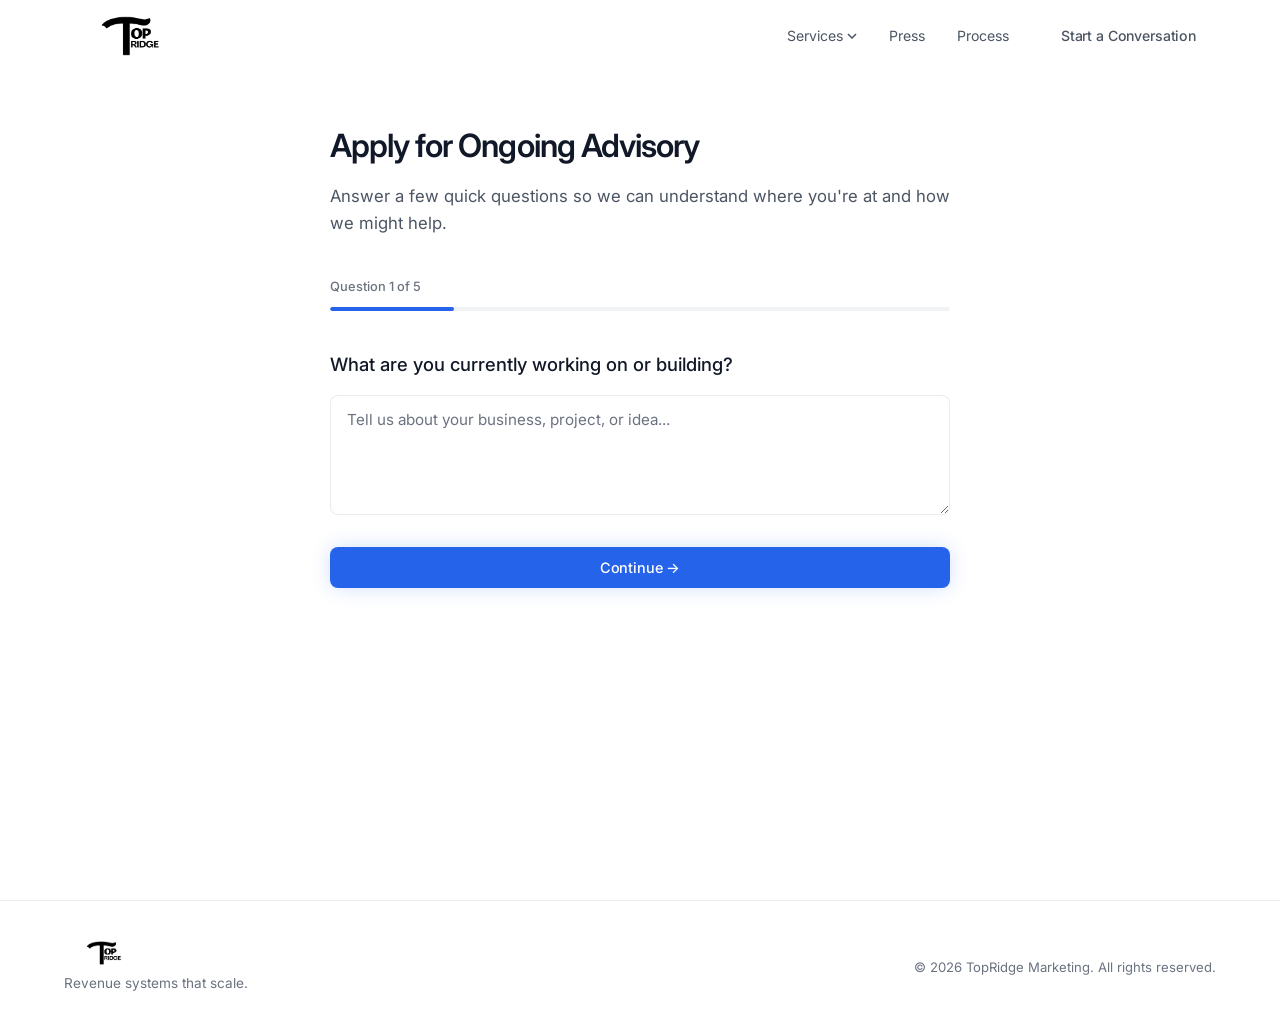
<file: consulting/apply/index.html>
<!DOCTYPE html>
<html lang="en">
<head>
  <meta charset="UTF-8">
  <meta name="viewport" content="width=device-width, initial-scale=1.0">
  <title>TopRidge — Apply for Ongoing Advisory</title>
  <meta name="description" content="Apply for ongoing advisory with TopRidge. Answer a few questions so we can understand where you're at.">
  <link rel="preconnect" href="https://fonts.googleapis.com">
  <link rel="preconnect" href="https://fonts.gstatic.com" crossorigin>
  <link href="https://fonts.googleapis.com/css2?family=Inter:wght@300;400;500;600;700&family=JetBrains+Mono:wght@400;500&display=swap" rel="stylesheet">
  <link rel="stylesheet" href="../../styles.css">
  <link href="https://assets.calendly.com/assets/external/widget.css" rel="stylesheet">
  <script src="https://assets.calendly.com/assets/external/widget.js" type="text/javascript" async></script>
  <style>
    .apply-section {
      padding: 120px 0 80px;
      min-height: 100vh;
      display: flex;
      align-items: flex-start;
      justify-content: center;
    }
    .apply-wrapper {
      max-width: 620px;
      width: 100%;
      margin: 0 auto;
    }
    .apply-header {
      margin-bottom: 40px;
    }
    .apply-header h1 {
      font-size: 2rem;
      font-weight: 600;
      letter-spacing: -0.03em;
      margin-bottom: 12px;
    }
    .apply-header p {
      color: var(--text-secondary);
      font-size: 1.05rem;
      line-height: 1.6;
    }

    /* Progress bar */
    .progress-bar {
      width: 100%;
      height: 4px;
      background: var(--bg-card);
      border-radius: 2px;
      margin-bottom: 40px;
      overflow: hidden;
    }
    .progress-fill {
      height: 100%;
      background: var(--accent);
      border-radius: 2px;
      transition: width 0.4s ease;
      width: 20%;
    }
    .progress-text {
      font-size: 0.8rem;
      color: var(--text-muted);
      margin-bottom: 10px;
      font-weight: 500;
    }

    /* Steps */
    .step {
      display: none;
      animation: fadeIn 0.3s ease;
    }
    .step.active {
      display: block;
    }
    @keyframes fadeIn {
      from { opacity: 0; transform: translateY(10px); }
      to { opacity: 1; transform: translateY(0); }
    }

    .step-question {
      font-size: 1.15rem;
      font-weight: 500;
      color: var(--text-primary);
      margin-bottom: 16px;
      line-height: 1.5;
    }

    .step textarea {
      width: 100%;
      padding: 14px 16px;
      border: 1px solid var(--border);
      border-radius: var(--radius);
      font-family: var(--font-sans);
      font-size: 0.95rem;
      color: var(--text-primary);
      background: var(--bg-primary);
      transition: border-color var(--transition), box-shadow var(--transition);
      outline: none;
      resize: vertical;
      min-height: 120px;
    }
    .step textarea:focus {
      border-color: var(--accent);
      box-shadow: 0 0 0 3px var(--accent-dim);
    }
    .step textarea::placeholder {
      color: var(--text-muted);
    }

    .step-error {
      color: #dc2626;
      font-size: 0.85rem;
      margin-top: 8px;
      display: none;
    }
    .step.error .step-error {
      display: block;
    }
    .step.error textarea {
      border-color: #dc2626;
    }

    .step-actions {
      display: flex;
      gap: 12px;
      margin-top: 24px;
    }
    .step-actions .btn {
      flex: 1;
    }
    .btn-back {
      background: var(--bg-card);
      color: var(--text-secondary);
      border: 1px solid var(--border);
    }
    .btn-back:hover {
      background: var(--bg-card-hover);
    }

    /* Success state */
    .success-state {
      display: none;
      text-align: center;
      padding: 40px 0;
      animation: fadeIn 0.4s ease;
    }
    .success-state.active {
      display: block;
    }
    .success-icon {
      width: 56px;
      height: 56px;
      border-radius: 50%;
      background: rgba(34, 197, 94, 0.1);
      display: inline-flex;
      align-items: center;
      justify-content: center;
      margin-bottom: 20px;
    }
    .success-icon svg {
      color: #22c55e;
    }
    .success-state h2 {
      font-size: 1.5rem;
      font-weight: 600;
      margin-bottom: 10px;
      letter-spacing: -0.02em;
    }
    .success-state p {
      color: var(--text-secondary);
      font-size: 1rem;
      line-height: 1.6;
    }
  </style>
</head>
<body>
  <nav class="nav" id="nav">
    <div class="nav-inner container">
      <a href="/" class="nav-logo"><img src="../../logo.png" alt="TopRidge" class="logo-img"></a>
      <div class="nav-links" id="navLinks">
        <div class="nav-dropdown">
          <a href="#" class="nav-dropdown-toggle">Services <svg width="10" height="6" viewBox="0 0 10 6" fill="none" stroke="currentColor" stroke-width="1.5"><path d="M1 1l4 4 4-4"/></svg></a>
          <div class="nav-dropdown-menu">
            <a href="/growth">Growth</a>
            <a href="/conversion">Conversion</a>
            <a href="/operations">Operations</a>
            <a href="/consulting">Consulting / Strategy</a>
            <a href="/press">Press</a>
          </div>
        </div>
        <a href="/press">Press</a>
        <a href="/#process">Process</a>
        <a href="/#contact" class="btn btn-sm">Start a Conversation</a>
      </div>
      <button class="nav-toggle" id="navToggle" aria-label="Toggle menu">
        <span></span><span></span>
      </button>
    </div>
  </nav>

  <section class="apply-section">
    <div class="container">
      <div class="apply-wrapper">
        <div class="apply-header">
          <h1>Apply for Ongoing Advisory</h1>
          <p>Answer a few quick questions so we can understand where you're at and how we might help.</p>
        </div>

        <div id="formArea">
          <div class="progress-text">Question <span id="currentStep">1</span> of 5</div>
          <div class="progress-bar">
            <div class="progress-fill" id="progressFill"></div>
          </div>

          <!-- Step 1 -->
          <div class="step active" data-step="1">
            <div class="step-question">What are you currently working on or building?</div>
            <textarea id="q1" placeholder="Tell us about your business, project, or idea..."></textarea>
            <div class="step-error">Please answer this question before continuing.</div>
            <div class="step-actions">
              <button type="button" class="btn btn-primary" onclick="nextStep(1)">Continue →</button>
            </div>
          </div>

          <!-- Step 2 -->
          <div class="step" data-step="2">
            <div class="step-question">What are you trying to improve or fix right now?</div>
            <textarea id="q2" placeholder="What's not working the way you want it to?"></textarea>
            <div class="step-error">Please answer this question before continuing.</div>
            <div class="step-actions">
              <button type="button" class="btn btn-back" onclick="prevStep(2)">← Back</button>
              <button type="button" class="btn btn-primary" onclick="nextStep(2)">Continue →</button>
            </div>
          </div>

          <!-- Step 3 -->
          <div class="step" data-step="3">
            <div class="step-question">How are you currently getting clients or traction?</div>
            <textarea id="q3" placeholder="Ads, referrals, organic, social media, cold outreach..."></textarea>
            <div class="step-error">Please answer this question before continuing.</div>
            <div class="step-actions">
              <button type="button" class="btn btn-back" onclick="prevStep(3)">← Back</button>
              <button type="button" class="btn btn-primary" onclick="nextStep(3)">Continue →</button>
            </div>
          </div>

          <!-- Step 4 -->
          <div class="step" data-step="4">
            <div class="step-question">What's been the most frustrating part of trying to grow this so far?</div>
            <textarea id="q4" placeholder="Be honest — what's been holding you back?"></textarea>
            <div class="step-error">Please answer this question before continuing.</div>
            <div class="step-actions">
              <button type="button" class="btn btn-back" onclick="prevStep(4)">← Back</button>
              <button type="button" class="btn btn-primary" onclick="nextStep(4)">Continue →</button>
            </div>
          </div>

          <!-- Step 5 -->
          <div class="step" data-step="5">
            <div class="step-question">Why are you interested in ongoing advisory?</div>
            <textarea id="q5" placeholder="What are you hoping to get out of it?"></textarea>
            <div class="step-error">Please answer this question before continuing.</div>
            <div class="step-actions">
              <button type="button" class="btn btn-back" onclick="prevStep(5)">← Back</button>
              <button type="button" class="btn btn-primary" onclick="submitForm()">Submit Application →</button>
            </div>
          </div>

        </div>

        <!-- Success state -->
        <div class="success-state" id="successState">
          <div class="success-icon">
            <svg width="28" height="28" viewBox="0 0 24 24" fill="none" stroke="currentColor" stroke-width="2">
              <path d="M5 12l5 5L20 7"/>
            </svg>
          </div>
          <h2>Application received.</h2>
          <p>Next step is to book a quick call. The scheduling window should appear momentarily.</p>
          <p style="margin-top: 12px;"><a href="#" id="calendlyFallback" style="color: var(--accent); text-decoration: underline;">If it doesn't, click here to continue.</a></p>
        </div>

      </div>
    </div>
  </section>

  <footer class="footer">
    <div class="container footer-inner">
      <div class="footer-left">
        <a href="/" class="nav-logo"><img src="../../logo.png" alt="TopRidge" height="24"></a>
        <p class="footer-tagline">Revenue systems that scale.</p>
      </div>
      <div class="footer-right">
        <p>&copy; 2026 TopRidge Marketing. All rights reserved.</p>
      </div>
    </div>
  </footer>
  <script src="../../main.js"></script>
  <script>
    var totalSteps = 5;

    function updateProgress(step) {
      var fill = document.getElementById('progressFill');
      document.querySelector('.progress-text').innerHTML = 'Question <span id="currentStep">' + step + '</span> of ' + totalSteps;
      fill.style.width = (step / totalSteps * 100) + '%';
    }

    function showStep(n) {
      var steps = document.querySelectorAll('.step');
      for (var i = 0; i < steps.length; i++) {
        steps[i].classList.remove('active');
        steps[i].classList.remove('error');
      }
      var target = document.querySelector('.step[data-step="' + n + '"]');
      if (target) target.classList.add('active');
      updateProgress(n);
      setTimeout(function() {
        var ta = target.querySelector('textarea');
        if (ta) ta.focus();
      }, 100);
    }

    function nextStep(from) {
      var textarea = document.getElementById('q' + from);
      if (!textarea.value.trim()) {
        textarea.closest('.step').classList.add('error');
        return;
      }
      showStep(from + 1);
    }

    function prevStep(from) {
      showStep(from - 1);
    }

    function openCalendly() {
      if (typeof Calendly !== 'undefined') {
        Calendly.initPopupWidget({
          url: 'https://calendly.com/topridge/advisory-intro-call?hide_event_type_details=1&hide_gdpr_banner=1'
        });
      }
    }

    function submitForm() {
      // Validate last question
      var textarea = document.getElementById('q5');
      if (!textarea.value.trim()) {
        textarea.closest('.step').classList.add('error');
        return;
      }

      var formData = {
        building: document.getElementById('q1').value.trim(),
        improving: document.getElementById('q2').value.trim(),
        acquisition: document.getElementById('q3').value.trim(),
        frustration: document.getElementById('q4').value.trim(),
        whyAdvisory: document.getElementById('q5').value.trim(),
        source: 'TopRidge Advisory Form'
      };

      // Store locally
      try { localStorage.setItem('topridge_advisory', JSON.stringify(formData)); } catch(ex) {}

      // Disable submit button
      var submitBtn = document.querySelector('.step.active .btn-primary');
      if (submitBtn) { submitBtn.textContent = 'Submitting...'; submitBtn.disabled = true; }

      // Send to Google Sheets webhook, then show success
      var WEBHOOK_URL = 'https://script.google.com/macros/s/AKfycbzGTFm4iTHhOUYlE-ySq8QQybsQeYPK2vm-C0hjhA9lDg_cn-87wj4bI-vQ7N_pWJgQQA/exec';

      fetch(WEBHOOK_URL, {
        method: 'POST',
        body: JSON.stringify(formData)
      }).then(function() {
        showSuccess();
      }).catch(function(err) {
        console.warn('Webhook response issue:', err);
        showSuccess();
      });
    }

    function showSuccess() {
      document.getElementById('formArea').style.display = 'none';
      var successEl = document.getElementById('successState');
      successEl.classList.add('active');
      setTimeout(openCalendly, 800);
    }

    // Fallback link
    document.addEventListener('DOMContentLoaded', function() {
      var fallback = document.getElementById('calendlyFallback');
      if (fallback) {
        fallback.addEventListener('click', function(e) {
          e.preventDefault();
          openCalendly();
        });
      }
    });
  </script>
</body>
</html>
</file>
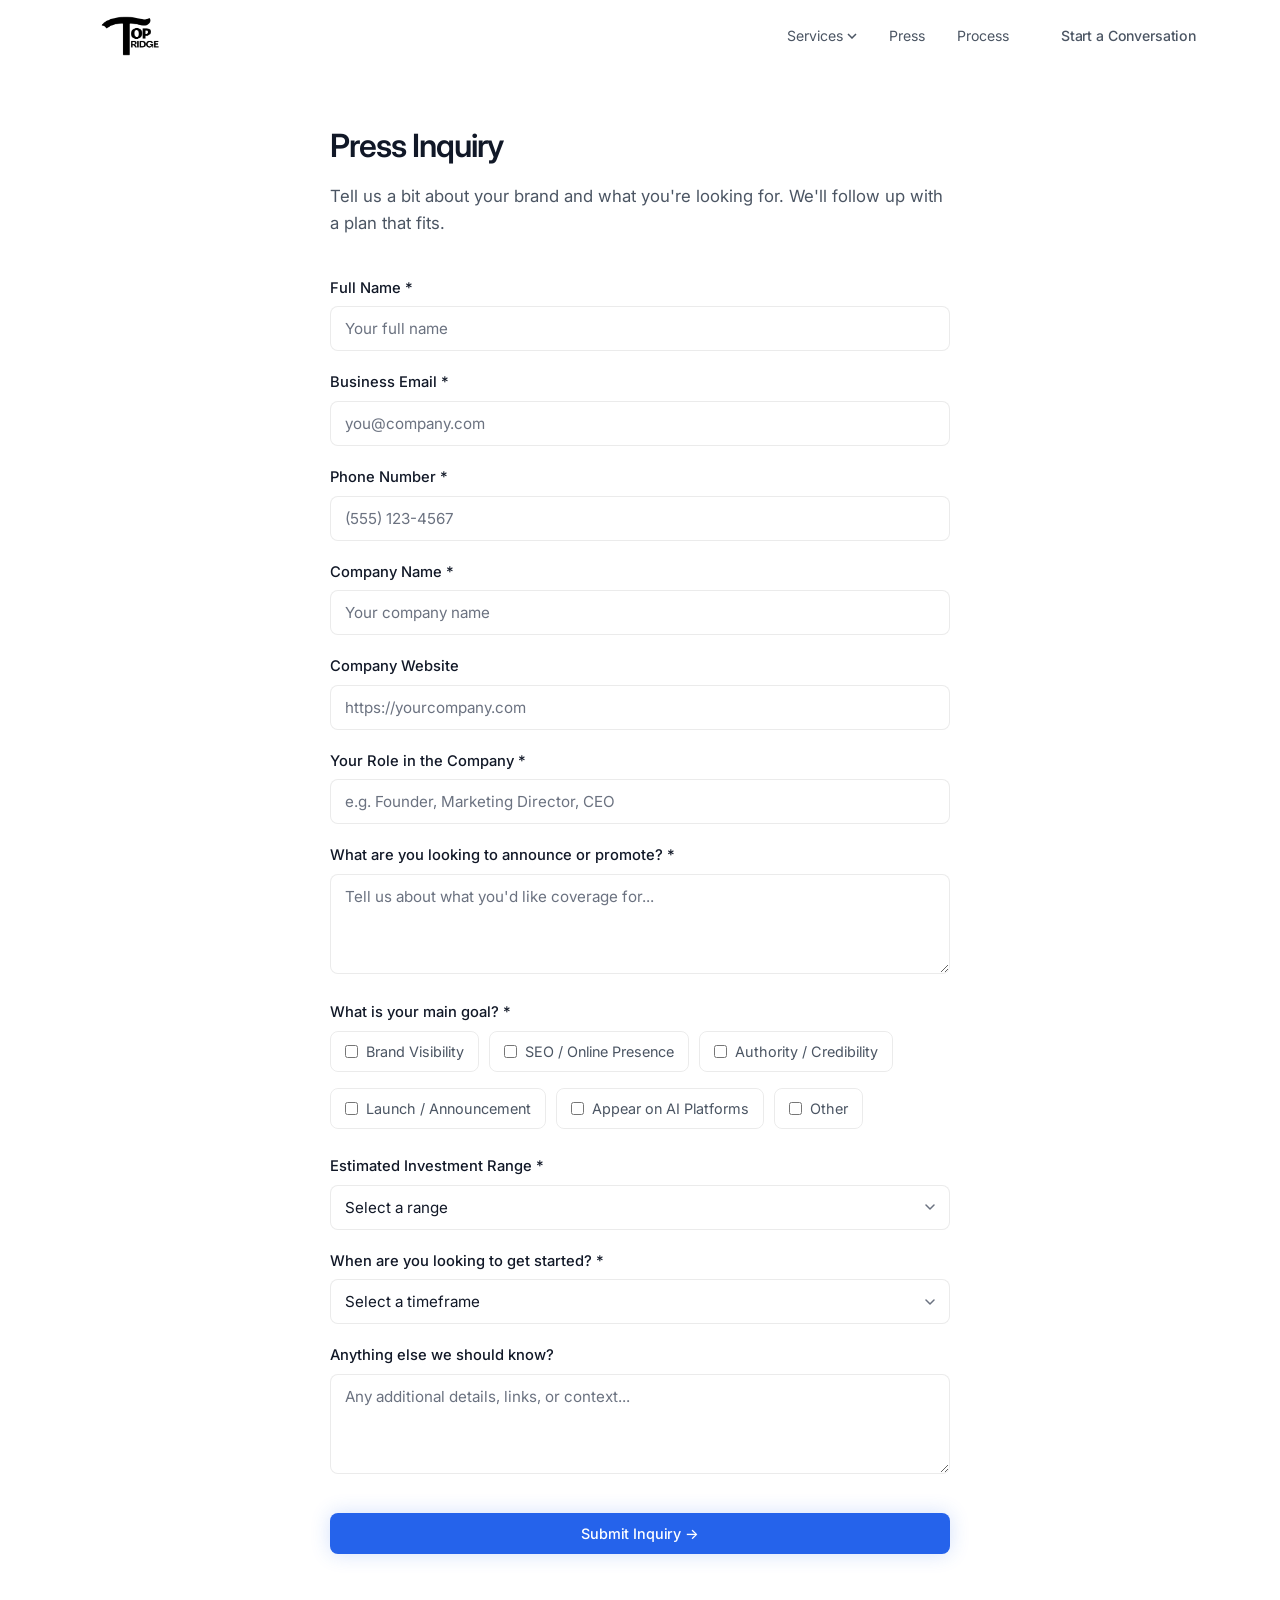
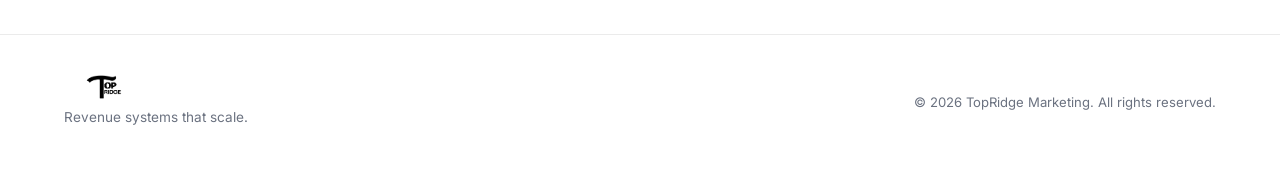
<file: press/inquiry/index.html>
<!DOCTYPE html>
<html lang="en">
<head>
  <meta charset="UTF-8">
  <meta name="viewport" content="width=device-width, initial-scale=1.0">
  <title>TopRidge — Press Inquiry</title>
  <meta name="description" content="Tell us about your press and visibility goals. We'll put together a plan that fits.">
  <link rel="preconnect" href="https://fonts.googleapis.com">
  <link rel="preconnect" href="https://fonts.gstatic.com" crossorigin>
  <link href="https://fonts.googleapis.com/css2?family=Inter:wght@300;400;500;600;700&family=JetBrains+Mono:wght@400;500&display=swap" rel="stylesheet">
  <link rel="stylesheet" href="../../styles.css">
  <link href="https://assets.calendly.com/assets/external/widget.css" rel="stylesheet">
  <script src="https://assets.calendly.com/assets/external/widget.js" type="text/javascript" async></script>
  <style>
    .apply-section {
      padding: 120px 0 80px;
      min-height: 100vh;
      display: flex;
      align-items: flex-start;
      justify-content: center;
    }
    .apply-wrapper {
      max-width: 620px;
      width: 100%;
      margin: 0 auto;
    }
    .apply-header {
      margin-bottom: 40px;
    }
    .apply-header h1 {
      font-size: 2rem;
      font-weight: 600;
      letter-spacing: -0.03em;
      margin-bottom: 12px;
    }
    .apply-header p {
      color: var(--text-secondary);
      font-size: 1.05rem;
      line-height: 1.6;
    }

    .form-group {
      margin-bottom: 20px;
    }
    .form-group label {
      display: block;
      font-size: 0.92rem;
      font-weight: 500;
      color: var(--text-primary);
      margin-bottom: 6px;
    }
    .form-group input,
    .form-group select,
    .form-group textarea {
      width: 100%;
      padding: 12px 14px;
      border: 1px solid var(--border);
      border-radius: var(--radius);
      font-family: var(--font-sans);
      font-size: 0.95rem;
      color: var(--text-primary);
      background: var(--bg-primary);
      transition: border-color var(--transition), box-shadow var(--transition);
      outline: none;
    }
    .form-group input:focus,
    .form-group select:focus,
    .form-group textarea:focus {
      border-color: var(--accent);
      box-shadow: 0 0 0 3px var(--accent-dim);
    }
    .form-group input::placeholder,
    .form-group textarea::placeholder {
      color: var(--text-muted);
    }
    .form-group textarea {
      resize: vertical;
      min-height: 100px;
    }
    .form-group select {
      cursor: pointer;
      appearance: none;
      background-image: url("data:image/svg+xml,%3Csvg width='10' height='6' viewBox='0 0 10 6' fill='none' xmlns='http://www.w3.org/2000/svg'%3E%3Cpath d='M1 1L5 5L9 1' stroke='%236b7280' stroke-width='1.5' stroke-linecap='round' stroke-linejoin='round'/%3E%3C/svg%3E");
      background-repeat: no-repeat;
      background-position: right 14px center;
      padding-right: 36px;
    }

    .checkbox-group {
      display: flex;
      flex-wrap: wrap;
      gap: 10px;
      margin-top: 6px;
    }
    .checkbox-group label {
      display: flex;
      align-items: center;
      gap: 8px;
      font-weight: 400;
      font-size: 0.9rem;
      color: var(--text-secondary);
      cursor: pointer;
      padding: 8px 14px;
      border: 1px solid var(--border);
      border-radius: var(--radius);
      transition: border-color var(--transition), background var(--transition);
    }
    .checkbox-group label:hover {
      border-color: var(--accent);
    }
    .checkbox-group input[type="checkbox"] {
      width: auto;
      padding: 0;
      accent-color: var(--accent);
    }
    .checkbox-group input[type="checkbox"]:checked + span {
      color: var(--text-primary);
    }
    .checkbox-group label:has(input:checked) {
      border-color: var(--accent);
      background: rgba(37, 99, 235, 0.04);
    }

    .form-error {
      color: #dc2626;
      font-size: 0.82rem;
      margin-top: 4px;
      display: none;
    }

    .form-actions {
      margin-top: 32px;
    }

    /* Success state */
    .success-state {
      display: none;
      text-align: center;
      padding: 40px 0;
      animation: fadeIn 0.4s ease;
    }
    .success-state.active {
      display: block;
    }
    .success-icon {
      width: 56px;
      height: 56px;
      border-radius: 50%;
      background: rgba(34, 197, 94, 0.1);
      display: inline-flex;
      align-items: center;
      justify-content: center;
      margin-bottom: 20px;
    }
    .success-icon svg {
      color: #22c55e;
    }
    .success-state h2 {
      font-size: 1.5rem;
      font-weight: 600;
      margin-bottom: 10px;
      letter-spacing: -0.02em;
    }
    .success-state p {
      color: var(--text-secondary);
      font-size: 1rem;
      line-height: 1.6;
    }

    @keyframes fadeIn {
      from { opacity: 0; transform: translateY(10px); }
      to { opacity: 1; transform: translateY(0); }
    }
  </style>
</head>
<body>
  <nav class="nav" id="nav">
    <div class="nav-inner container">
      <a href="/" class="nav-logo"><img src="../../logo.png" alt="TopRidge" class="logo-img"></a>
      <div class="nav-links" id="navLinks">
        <div class="nav-dropdown">
          <a href="#" class="nav-dropdown-toggle">Services <svg width="10" height="6" viewBox="0 0 10 6" fill="none" stroke="currentColor" stroke-width="1.5"><path d="M1 1l4 4 4-4"/></svg></a>
          <div class="nav-dropdown-menu">
            <a href="/growth">Growth</a>
            <a href="/conversion">Conversion</a>
            <a href="/operations">Operations</a>
            <a href="/consulting">Consulting / Strategy</a>
            <a href="/press">Press</a>
          </div>
        </div>
        <a href="/press">Press</a>
        <a href="/#process">Process</a>
        <a href="/#contact" class="btn btn-sm">Start a Conversation</a>
      </div>
      <button class="nav-toggle" id="navToggle" aria-label="Toggle menu">
        <span></span><span></span>
      </button>
    </div>
  </nav>

  <section class="apply-section">
    <div class="container">
      <div class="apply-wrapper">
        <div class="apply-header">
          <h1>Press Inquiry</h1>
          <p>Tell us a bit about your brand and what you're looking for. We'll follow up with a plan that fits.</p>
        </div>

        <form id="pressForm" novalidate>
          <div class="form-group">
            <label for="fullName">Full Name *</label>
            <input type="text" id="fullName" placeholder="Your full name" required>
          </div>

          <div class="form-group">
            <label for="businessEmail">Business Email *</label>
            <input type="email" id="businessEmail" placeholder="you@company.com" required>
          </div>

          <div class="form-group">
            <label for="phone">Phone Number *</label>
            <input type="tel" id="phone" placeholder="(555) 123-4567" required>
          </div>

          <div class="form-group">
            <label for="companyName">Company Name *</label>
            <input type="text" id="companyName" placeholder="Your company name">
          </div>

          <div class="form-group">
            <label for="companyWebsite">Company Website</label>
            <input type="url" id="companyWebsite" placeholder="https://yourcompany.com">
          </div>

          <div class="form-group">
            <label for="role">Your Role in the Company *</label>
            <input type="text" id="role" placeholder="e.g. Founder, Marketing Director, CEO">
          </div>

          <div class="form-group">
            <label for="announce">What are you looking to announce or promote? *</label>
            <textarea id="announce" placeholder="Tell us about what you'd like coverage for..."></textarea>
          </div>

          <div class="form-group">
            <label>What is your main goal? *</label>
            <div class="checkbox-group" id="goalsGroup">
              <label><input type="checkbox" name="goal" value="Brand Visibility"><span>Brand Visibility</span></label>
              <label><input type="checkbox" name="goal" value="SEO / Online Presence"><span>SEO / Online Presence</span></label>
              <label><input type="checkbox" name="goal" value="Authority / Credibility"><span>Authority / Credibility</span></label>
              <label><input type="checkbox" name="goal" value="Launch / Announcement"><span>Launch / Announcement</span></label>
              <label><input type="checkbox" name="goal" value="Appear on AI Platforms"><span>Appear on AI Platforms</span></label>
              <label><input type="checkbox" name="goal" value="Other"><span>Other</span></label>
            </div>
          </div>

          <div class="form-group">
            <label for="budget">Estimated Investment Range *</label>
            <select id="budget" required>
              <option value="" disabled selected>Select a range</option>
              <option value="$1k - $2k">$1k - $2k</option>
              <option value="$2k - $5k">$2k - $5k</option>
              <option value="$5k+">$5k+</option>
            </select>
          </div>

          <div class="form-group">
            <label for="timeline">When are you looking to get started? *</label>
            <select id="timeline" required>
              <option value="" disabled selected>Select a timeframe</option>
              <option value="ASAP">ASAP</option>
              <option value="Within 1-2 weeks">Within 1-2 weeks</option>
              <option value="Within a month">Within a month</option>
              <option value="Just exploring">Just exploring</option>
            </select>
          </div>

          <div class="form-group">
            <label for="anything">Anything else we should know?</label>
            <textarea id="anything" placeholder="Any additional details, links, or context..."></textarea>
          </div>

          <div class="form-error" id="formError">Please fill out all required fields with valid info (valid email and 10-digit phone number).</div>

          <div class="form-actions">
            <button type="submit" class="btn btn-primary" style="width: 100%;" id="submitBtn">Submit Inquiry →</button>
          </div>
        </form>

        <!-- Success state -->
        <div class="success-state" id="successState">
          <div class="success-icon">
            <svg width="28" height="28" viewBox="0 0 24 24" fill="none" stroke="currentColor" stroke-width="2">
              <path d="M5 12l5 5L20 7"/>
            </svg>
          </div>
          <h2>Inquiry received.</h2>
          <p>Next step is to book a quick call. The scheduling window should appear momentarily.</p>
          <p style="margin-top: 12px;"><a href="#" id="calendlyFallback" style="color: var(--accent); text-decoration: underline;">If it doesn't, click here to continue.</a></p>
        </div>

      </div>
    </div>
  </section>

  <footer class="footer">
    <div class="container footer-inner">
      <div class="footer-left">
        <a href="/" class="nav-logo"><img src="../../logo.png" alt="TopRidge" height="24"></a>
        <p class="footer-tagline">Revenue systems that scale.</p>
      </div>
      <div class="footer-right">
        <p>&copy; 2026 TopRidge Marketing. All rights reserved.</p>
      </div>
    </div>
  </footer>
  <script src="../../main.js"></script>
  <script>
    function openCalendly() {
      if (typeof Calendly !== 'undefined') {
        Calendly.initPopupWidget({
          url: 'https://calendly.com/topridge/topridge-press-call?hide_event_type_details=1&hide_gdpr_banner=1'
        });
      }
    }

    document.getElementById('pressForm').addEventListener('submit', function(e) {
      e.preventDefault();

      var fullName = document.getElementById('fullName').value.trim();
      var email = document.getElementById('businessEmail').value.trim();
      var phone = document.getElementById('phone').value.trim();
      var company = document.getElementById('companyName').value.trim();
      var website = document.getElementById('companyWebsite').value.trim();
      var role = document.getElementById('role').value.trim();
      var announce = document.getElementById('announce').value.trim();
      var budget = document.getElementById('budget').value;
      var timeline = document.getElementById('timeline').value;
      var anything = document.getElementById('anything').value.trim();

      var goals = [];
      document.querySelectorAll('input[name="goal"]:checked').forEach(function(cb) {
        goals.push(cb.value);
      });

      // Validate required
      var valid = true;
      if (!fullName || !email || !phone || !company || !role || !announce || !budget || !timeline || goals.length === 0) {
        valid = false;
      }

      // Validate email format
      if (!email || !/^[^\s@]+@[^\s@]+\.[^\s@]+$/.test(email)) {
        valid = false;
      }

      // Validate phone (10 digits)
      var phoneDigits = phone.replace(/\D/g, '');
      if (phoneDigits.length < 10) {
        valid = false;
      }

      if (!valid) {
        document.getElementById('formError').style.display = 'block';
        return;
      }
      document.getElementById('formError').style.display = 'none';

      var formData = {
        fullName: fullName,
        businessEmail: email,
        phone: phone,
        companyName: company,
        companyWebsite: website,
        role: role,
        announce: announce,
        goals: goals.join(', '),
        budget: budget,
        timeline: timeline,
        anything: anything,
        source: 'TopRidge Press Inquiry'
      };

      var submitBtn = document.getElementById('submitBtn');
      submitBtn.textContent = 'Submitting...';
      submitBtn.disabled = true;

      // WEBHOOK_URL placeholder — replace with your Google Apps Script Web App URL
      var WEBHOOK_URL = 'https://script.google.com/macros/s/AKfycbzHuXIYs0TvX6l32km7U77jmYw3fAKvA7jHGTD31XZuIUiuQd0VFzTg2k3QU9nUDPTKjA/exec';

      fetch(WEBHOOK_URL, {
        method: 'POST',
        body: JSON.stringify(formData)
      }).then(function() {
        showSuccess();
      }).catch(function(err) {
        console.warn('Webhook response issue:', err);
        showSuccess();
      });
    });

    function showSuccess() {
      document.getElementById('pressForm').style.display = 'none';
      document.querySelector('.apply-header').style.display = 'none';
      var successEl = document.getElementById('successState');
      successEl.classList.add('active');
      setTimeout(openCalendly, 800);
    }

    document.addEventListener('DOMContentLoaded', function() {
      var fallback = document.getElementById('calendlyFallback');
      if (fallback) {
        fallback.addEventListener('click', function(e) {
          e.preventDefault();
          openCalendly();
        });
      }
    });
  </script>
</body>
</html>
</file>
<file: styles.css>
/* ============================================
   TopRidge Marketing — Stylesheet
   ============================================ */

:root {
  --bg-primary: #ffffff;
  --bg-secondary: #f5f7fa;
  --bg-card: #f0f2f5;
  --bg-card-hover: #e8ebf0;
  --border: rgba(0, 0, 0, 0.08);
  --border-hover: rgba(0, 0, 0, 0.15);
  
  --text-primary: #111827;
  --text-secondary: #4b5563;
  --text-muted: #6b7280;
  
  --accent: #2563eb;
  --accent-dim: rgba(37, 99, 235, 0.08);
  --accent-glow: rgba(37, 99, 235, 0.2);
  
  --font-sans: 'Inter', -apple-system, BlinkMacSystemFont, sans-serif;
  --font-mono: 'JetBrains Mono', monospace;
  
  --radius: 8px;
  --radius-lg: 12px;
  --transition: 0.2s ease;
}

*, *::before, *::after {
  margin: 0;
  padding: 0;
  box-sizing: border-box;
}

html {
  scroll-behavior: smooth;
  -webkit-font-smoothing: antialiased;
  -moz-osx-font-smoothing: grayscale;
}

body {
  font-family: var(--font-sans);
  background: var(--bg-primary);
  color: var(--text-primary);
  line-height: 1.6;
  overflow-x: hidden;
}

.container {
  max-width: 1200px;
  margin: 0 auto;
  padding: 0 24px;
}

a {
  color: inherit;
  text-decoration: none;
}

/* ---- Buttons ---- */

.btn {
  display: inline-flex;
  align-items: center;
  justify-content: center;
  padding: 12px 28px;
  border-radius: var(--radius);
  font-family: var(--font-sans);
  font-size: 0.9rem;
  font-weight: 500;
  letter-spacing: -0.01em;
  cursor: pointer;
  transition: all var(--transition);
  border: none;
  outline: none;
}

.btn-sm {
  padding: 8px 20px;
  font-size: 0.85rem;
}

.btn-primary {
  background: var(--accent);
  color: #fff;
  box-shadow: 0 0 20px var(--accent-glow);
}

.btn-primary:hover {
  background: #5d8aff;
  box-shadow: 0 0 30px var(--accent-glow);
  transform: translateY(-1px);
}

.btn-ghost {
  background: transparent;
  color: var(--text-secondary);
  border: 1px solid var(--border-hover);
}

.btn-ghost:hover {
  color: var(--text-primary);
  border-color: rgba(0, 0, 0, 0.25);
}

.btn-full {
  width: 100%;
}

/* ---- Navigation ---- */

.nav {
  position: fixed;
  top: 0;
  left: 0;
  right: 0;
  z-index: 100;
  padding: 16px 0;
  transition: all 0.3s ease;
}

.nav.scrolled {
  background: rgba(255, 255, 255, 0.9);
  backdrop-filter: blur(20px);
  border-bottom: 1px solid var(--border);
  padding: 12px 0;
}

.nav-inner {
  display: flex;
  align-items: center;
  justify-content: space-between;
}

.nav-logo {
  display: flex;
  align-items: center;
  gap: 10px;
  font-weight: 600;
  font-size: 1.1rem;
  letter-spacing: -0.02em;
}

.logo-img {
  height: 40px;
  width: auto;
  display: block;
}

.logo-mark {
  color: var(--accent);
}

.nav-links {
  display: flex;
  align-items: center;
  gap: 32px;
}

.nav-links a {
  font-size: 0.88rem;
  color: var(--text-secondary);
  transition: color var(--transition);
}

.nav-links a:hover {
  color: var(--text-primary);
}

/* ---- Nav Dropdown ---- */

.nav-dropdown {
  position: relative;
}

.nav-dropdown-toggle {
  display: flex;
  align-items: center;
  gap: 4px;
  cursor: pointer;
}

.nav-dropdown-toggle svg {
  transition: transform 0.2s ease;
}

.nav-dropdown:hover .nav-dropdown-toggle svg {
  transform: rotate(180deg);
}

.nav-dropdown-menu {
  position: absolute;
  top: calc(100% + 12px);
  left: 50%;
  transform: translateX(-50%);
  min-width: 200px;
  background: var(--bg-primary);
  border: 1px solid var(--border);
  border-radius: var(--radius-lg);
  padding: 8px 0;
  box-shadow: 0 8px 30px rgba(0, 0, 0, 0.08);
  opacity: 0;
  visibility: hidden;
  transition: all 0.2s ease;
}

.nav-dropdown:hover .nav-dropdown-menu {
  opacity: 1;
  visibility: visible;
}

.nav-dropdown-menu a {
  display: block;
  padding: 10px 20px;
  font-size: 0.88rem;
  color: var(--text-secondary);
  transition: all var(--transition);
}

.nav-dropdown-menu a:hover {
  background: var(--bg-secondary);
  color: var(--text-primary);
}

.nav-toggle {
  display: none;
  flex-direction: column;
  gap: 5px;
  background: none;
  border: none;
  cursor: pointer;
  padding: 4px;
}

.nav-toggle span {
  display: block;
  width: 22px;
  height: 1.5px;
  background: var(--text-secondary);
  transition: all 0.3s ease;
}

/* ---- Sticky CTA ---- */

.sticky-cta {
  position: fixed;
  bottom: 0;
  left: 0;
  right: 0;
  z-index: 90;
  padding: 16px 0;
  background: rgba(255, 255, 255, 0.92);
  backdrop-filter: blur(16px);
  border-top: 1px solid var(--border);
  text-align: center;
}

.sticky-cta .btn {
  min-width: 220px;
}

/* ---- Service Hero ---- */

.service-hero {
  padding-bottom: 80px;
}

/* ---- Hero ---- */

.hero {
  position: relative;
  display: flex;
  align-items: center;
  padding: 140px 0 120px;
  overflow: hidden;
}

.hero-bg {
  position: absolute;
  inset: 0;
  background: 
    radial-gradient(ellipse 80% 60% at 50% 0%, rgba(37, 99, 235, 0.06) 0%, transparent 60%),
    radial-gradient(ellipse 60% 50% at 80% 20%, rgba(37, 99, 235, 0.03) 0%, transparent 50%);
}

.grid-overlay {
  position: absolute;
  inset: 0;
  background-image: 
    linear-gradient(rgba(0, 0, 0, 0.03) 1px, transparent 1px),
    linear-gradient(90deg, rgba(0, 0, 0, 0.03) 1px, transparent 1px);
  background-size: 60px 60px;
  mask-image: radial-gradient(ellipse 70% 60% at 50% 30%, black 20%, transparent 70%);
  -webkit-mask-image: radial-gradient(ellipse 70% 60% at 50% 30%, black 20%, transparent 70%);
}

.hero-content {
  position: relative;
  z-index: 1;
  max-width: 800px;
}

.hero-badge {
  display: inline-block;
  padding: 6px 16px;
  background: var(--accent-dim);
  border: 1px solid rgba(74, 124, 255, 0.15);
  border-radius: 100px;
  font-size: 0.82rem;
  color: var(--accent);
  font-weight: 500;
  margin-bottom: 28px;
  letter-spacing: -0.01em;
}

.hero h1 {
  font-size: clamp(2.5rem, 5.5vw, 4.2rem);
  font-weight: 700;
  line-height: 1.1;
  letter-spacing: -0.03em;
  margin-bottom: 24px;
}

.hero-sub {
  font-size: 1.15rem;
  color: var(--text-secondary);
  line-height: 1.7;
  max-width: 600px;
  margin-bottom: 40px;
}

.hero-actions {
  display: flex;
  gap: 16px;
  margin-bottom: 72px;
}

.hero-metrics {
  display: flex;
  align-items: center;
  gap: 40px;
  padding-top: 40px;
  border-top: 1px solid var(--border);
}

.metric-value {
  display: block;
  font-size: 1.5rem;
  font-weight: 700;
  letter-spacing: -0.02em;
  font-family: var(--font-mono);
}

.metric-label {
  display: block;
  font-size: 0.82rem;
  color: var(--text-muted);
  margin-top: 4px;
}

.metric-divider {
  width: 1px;
  height: 40px;
  background: var(--border);
}

/* ---- Sections ---- */

.section {
  padding: 100px 0;
}

.section-dark {
  background: var(--bg-secondary);
}

.section-header {
  max-width: 640px;
  margin-bottom: 64px;
}

.section-tag {
  display: inline-block;
  font-family: var(--font-mono);
  font-size: 0.78rem;
  color: var(--accent);
  text-transform: uppercase;
  letter-spacing: 0.08em;
  margin-bottom: 16px;
}

.section-header h2 {
  font-size: clamp(1.8rem, 3.5vw, 2.6rem);
  font-weight: 700;
  line-height: 1.15;
  letter-spacing: -0.02em;
  margin-bottom: 20px;
}

.section-desc {
  font-size: 1.05rem;
  color: var(--text-secondary);
  line-height: 1.7;
}

/* ---- Approach Grid ---- */

.approach-grid {
  display: grid;
  grid-template-columns: repeat(3, 1fr);
  gap: 24px;
}

.approach-card {
  padding: 36px 32px;
  background: var(--bg-card);
  border: 1px solid var(--border);
  border-radius: var(--radius-lg);
  transition: all var(--transition);
}

.approach-card:hover {
  background: var(--bg-card-hover);
  border-color: var(--border-hover);
  transform: translateY(-2px);
}

.approach-icon {
  width: 44px;
  height: 44px;
  display: flex;
  align-items: center;
  justify-content: center;
  background: var(--accent-dim);
  border-radius: var(--radius);
  color: var(--accent);
  margin-bottom: 24px;
}

.approach-card h3 {
  font-size: 1.1rem;
  font-weight: 600;
  margin-bottom: 12px;
  letter-spacing: -0.01em;
}

.approach-card p {
  font-size: 0.92rem;
  color: var(--text-secondary);
  line-height: 1.65;
}

/* ---- Systems Grid ---- */

.systems-grid {
  display: grid;
  grid-template-columns: repeat(2, 1fr);
  gap: 24px;
}

.system-card {
  padding: 40px 36px;
  background: var(--bg-card);
  border: 1px solid var(--border);
  border-radius: var(--radius-lg);
  transition: all var(--transition);
}

.system-card:hover {
  border-color: var(--border-hover);
}

.system-number {
  font-family: var(--font-mono);
  font-size: 0.82rem;
  color: var(--accent);
  margin-bottom: 16px;
}

.system-card h3 {
  font-size: 1.25rem;
  font-weight: 600;
  letter-spacing: -0.01em;
  margin-bottom: 12px;
}

.system-card p {
  font-size: 0.92rem;
  color: var(--text-secondary);
  line-height: 1.65;
  margin-bottom: 24px;
}

.system-details {
  list-style: none;
  display: flex;
  flex-direction: column;
  gap: 8px;
}

.system-details li {
  font-size: 0.85rem;
  color: var(--text-muted);
  padding-left: 16px;
  position: relative;
}

.system-details li::before {
  content: '';
  position: absolute;
  left: 0;
  top: 8px;
  width: 4px;
  height: 4px;
  background: var(--accent);
  border-radius: 50%;
  opacity: 0.6;
}

/* ---- Process Timeline ---- */

.process-timeline {
  max-width: 700px;
}

.process-step {
  display: flex;
  gap: 32px;
  padding-bottom: 48px;
}

.process-step:last-child {
  padding-bottom: 0;
}

.process-step:last-child .process-line {
  display: none;
}

.process-marker {
  display: flex;
  flex-direction: column;
  align-items: center;
  flex-shrink: 0;
}

.process-num {
  font-family: var(--font-mono);
  font-size: 0.78rem;
  color: var(--accent);
  width: 36px;
  height: 36px;
  display: flex;
  align-items: center;
  justify-content: center;
  background: var(--accent-dim);
  border: 1px solid rgba(37, 99, 235, 0.25);
  border-radius: 50%;
  flex-shrink: 0;
}

.process-line {
  width: 1px;
  flex: 1;
  background: var(--border);
  margin-top: 12px;
}

.process-duration {
  font-family: var(--font-mono);
  font-size: 0.78rem;
  color: var(--text-muted);
  margin-bottom: 8px;
}

.process-content h3 {
  font-size: 1.15rem;
  font-weight: 600;
  letter-spacing: -0.01em;
  margin-bottom: 8px;
}

.process-content p {
  font-size: 0.92rem;
  color: var(--text-secondary);
  line-height: 1.65;
}

/* ---- Results ---- */

.results-grid {
  display: grid;
  grid-template-columns: repeat(3, 1fr);
  gap: 24px;
}

.result-card {
  padding: 40px 32px;
  background: var(--bg-card);
  border: 1px solid var(--border);
  border-radius: var(--radius-lg);
  transition: all var(--transition);
}

.result-card:hover {
  border-color: var(--border-hover);
  transform: translateY(-2px);
}

.result-category {
  font-family: var(--font-mono);
  font-size: 0.78rem;
  color: var(--accent);
  text-transform: uppercase;
  letter-spacing: 0.06em;
  margin-bottom: 20px;
}

.result-stat {
  font-size: 3rem;
  font-weight: 700;
  letter-spacing: -0.03em;
  line-height: 1;
  margin-bottom: 16px;
  background: linear-gradient(135deg, #111827 0%, var(--accent) 100%);
  -webkit-background-clip: text;
  -webkit-text-fill-color: transparent;
  background-clip: text;
}

.result-context {
  font-size: 0.9rem;
  color: var(--text-secondary);
  line-height: 1.65;
}

/* ---- CTA / Contact ---- */

.section-cta {
  background: 
    radial-gradient(ellipse 70% 50% at 50% 100%, rgba(37, 99, 235, 0.04) 0%, transparent 60%),
    var(--bg-primary);
}

.cta-content {
  max-width: 640px;
  margin: 0 auto;
  text-align: center;
}

.cta-content h2 {
  font-size: clamp(1.8rem, 3.5vw, 2.6rem);
  font-weight: 700;
  letter-spacing: -0.02em;
  line-height: 1.15;
  margin-bottom: 20px;
}

.cta-content > p {
  font-size: 1.05rem;
  color: var(--text-secondary);
  line-height: 1.7;
  margin-bottom: 48px;
}

.cta-form {
  display: flex;
  flex-direction: column;
  gap: 16px;
  text-align: left;
}

.form-row {
  display: grid;
  grid-template-columns: 1fr 1fr;
  gap: 16px;
}

.cta-form input,
.cta-form textarea {
  width: 100%;
  padding: 14px 18px;
  background: var(--bg-card);
  border: 1px solid var(--border);
  border-radius: var(--radius);
  color: var(--text-primary);
  font-family: var(--font-sans);
  font-size: 0.9rem;
  outline: none;
  transition: border-color var(--transition);
}

.cta-form input::placeholder,
.cta-form textarea::placeholder {
  color: var(--text-muted);
}

.cta-form input:focus,
.cta-form textarea:focus {
  border-color: var(--accent);
}

.cta-form textarea {
  resize: vertical;
  min-height: 100px;
}

.cta-note {
  font-size: 0.82rem;
  color: var(--text-muted);
  margin-top: 16px;
  text-align: center;
}

/* ---- Footer ---- */

.footer {
  padding: 40px 0;
  border-top: 1px solid var(--border);
}

.footer-inner {
  display: flex;
  align-items: center;
  justify-content: space-between;
}

.footer-tagline {
  font-size: 0.85rem;
  color: var(--text-muted);
  margin-top: 8px;
}

.footer-right p {
  font-size: 0.82rem;
  color: var(--text-muted);
}

/* ---- Pricing Cards ---- */

.pricing-grid {
  display: grid;
  grid-template-columns: repeat(2, 1fr);
  gap: 32px;
  max-width: 860px;
  margin: 0 auto;
}

.pricing-grid-3 {
  grid-template-columns: repeat(3, 1fr);
  max-width: 1100px;
}

.pricing-card {
  padding: 44px 40px;
  background: linear-gradient(165deg, #f8f9fc 0%, #ffffff 100%);
  border: 1px solid rgba(0, 0, 0, 0.06);
  border-radius: 16px;
  display: flex;
  flex-direction: column;
  transition: all 0.3s ease;
  position: relative;
  overflow: hidden;
}

.pricing-card:hover {
  transform: translateY(-4px);
  box-shadow: 0 20px 60px rgba(0, 0, 0, 0.08);
}

.pricing-card::before {
  content: '';
  position: absolute;
  top: 0;
  left: 0;
  right: 0;
  height: 4px;
  background: linear-gradient(90deg, #93c5fd, #3b82f6);
  border-radius: 16px 16px 0 0;
}

.pricing-featured {
  background: linear-gradient(165deg, #1e293b 0%, #0f172a 100%);
  border-color: rgba(99, 139, 255, 0.2);
  box-shadow: 0 8px 40px rgba(37, 99, 235, 0.15), 0 0 80px rgba(37, 99, 235, 0.05);
}

.pricing-featured::before {
  background: linear-gradient(90deg, #3b82f6, #6366f1, #8b5cf6);
  height: 4px;
}

.pricing-featured:hover {
  box-shadow: 0 20px 60px rgba(37, 99, 235, 0.2), 0 0 100px rgba(37, 99, 235, 0.08);
}

.pricing-featured h3,
.pricing-featured .pricing-price {
  color: #ffffff;
}

.pricing-featured .pricing-desc {
  color: rgba(255, 255, 255, 0.6);
}

.pricing-featured .pricing-features li {
  color: rgba(255, 255, 255, 0.7);
  border-bottom-color: rgba(255, 255, 255, 0.08);
}

.pricing-featured .pricing-features li::before {
  color: #818cf8;
}

.pricing-badge {
  display: inline-block;
  background: linear-gradient(135deg, #3b82f6, #6366f1);
  color: #fff;
  font-size: 0.72rem;
  font-weight: 700;
  padding: 5px 16px;
  border-radius: 100px;
  letter-spacing: 0.06em;
  text-transform: uppercase;
  margin-bottom: 20px;
  width: fit-content;
}

.pricing-discount-badge {
  display: inline-block;
  background: linear-gradient(135deg, #10b981, #059669);
  color: #fff;
  font-size: 0.72rem;
  font-weight: 700;
  padding: 5px 14px;
  border-radius: 100px;
  letter-spacing: 0.04em;
  text-transform: uppercase;
  margin-left: 10px;
}

.pricing-card h3 {
  font-size: 1.5rem;
  font-weight: 700;
  letter-spacing: -0.02em;
  margin-bottom: 12px;
}

.pricing-desc {
  font-size: 0.95rem;
  color: var(--text-secondary);
  line-height: 1.6;
  margin-bottom: 28px;
}

.pricing-price-row {
  display: flex;
  align-items: baseline;
  gap: 12px;
  margin-bottom: 32px;
}

.pricing-price {
  font-size: 2.8rem;
  font-weight: 800;
  letter-spacing: -0.04em;
  font-family: var(--font-sans);
  line-height: 1;
}

.pricing-price-original {
  font-size: 1.3rem;
  color: rgba(255, 255, 255, 0.35);
  text-decoration: line-through;
  font-family: var(--font-sans);
  font-weight: 500;
}

.pricing-price-period {
  font-size: 0.88rem;
  color: var(--text-muted);
  font-weight: 400;
}

.pricing-features {
  list-style: none;
  margin-bottom: 36px;
  flex: 1;
}

.pricing-features li {
  padding: 10px 0;
  font-size: 0.92rem;
  color: var(--text-secondary);
  border-bottom: 1px solid var(--border);
  line-height: 1.5;
  padding-left: 28px;
  position: relative;
}

.pricing-features li::before {
  content: '✓';
  position: absolute;
  left: 0;
  color: var(--accent);
  font-weight: 700;
  font-size: 0.85rem;
}

.pricing-features li:last-child {
  border-bottom: none;
}

.pricing-card .btn-primary {
  background: linear-gradient(135deg, #3b82f6, #6366f1);
  box-shadow: 0 4px 20px rgba(99, 102, 241, 0.3);
  font-weight: 600;
  padding: 14px 28px;
}

.pricing-card .btn-primary:hover {
  box-shadow: 0 6px 30px rgba(99, 102, 241, 0.4);
  transform: translateY(-1px);
}

.pricing-card .btn-ghost {
  border-color: rgba(0, 0, 0, 0.12);
  font-weight: 600;
  padding: 14px 28px;
}

.pricing-card .btn-ghost:hover {
  background: var(--bg-secondary);
  border-color: rgba(0, 0, 0, 0.2);
}

.pricing-premium {
  background: linear-gradient(165deg, #f4f5f7 0%, #e8eaed 50%, #f0f1f3 100%);
  border-color: rgba(180, 185, 195, 0.5);
  color: var(--text-primary);
  box-shadow: 0 4px 24px rgba(0, 0, 0, 0.06), inset 0 1px 0 rgba(255, 255, 255, 0.8);
}
.pricing-premium::before {
  background: linear-gradient(90deg, #93c5fd, #3b82f6);
}
.pricing-premium:hover {
  border-color: rgba(150, 155, 170, 0.6);
  box-shadow: 0 12px 48px rgba(0, 0, 0, 0.1), inset 0 1px 0 rgba(255, 255, 255, 0.8);
}
.pricing-premium h3 {
  color: var(--text-primary);
}
.pricing-premium .pricing-price {
  color: var(--text-primary);
}
.pricing-premium .pricing-desc {
  color: var(--text-secondary);
}
.pricing-premium .pricing-features li {
  color: var(--text-secondary);
}
.pricing-premium .pricing-features li::before {
  color: var(--accent);
}
.pricing-premium .pricing-price-period {
  color: var(--text-muted);
}
.pricing-premium .btn-ghost {
  border-color: rgba(0, 0, 0, 0.15);
  color: var(--text-primary);
  background: rgba(255, 255, 255, 0.6);
}
.pricing-premium .btn-ghost:hover {
  background: rgba(255, 255, 255, 0.9);
  border-color: rgba(0, 0, 0, 0.25);
}

/* ---- Fit List ---- */

.fit-list {
  max-width: 640px;
  display: flex;
  flex-direction: column;
  gap: 20px;
}

.fit-item {
  display: flex;
  align-items: flex-start;
  gap: 16px;
}

.fit-icon {
  flex-shrink: 0;
  width: 32px;
  height: 32px;
  display: flex;
  align-items: center;
  justify-content: center;
  background: var(--accent-dim);
  border-radius: 50%;
  color: var(--accent);
}

.fit-item p {
  font-size: 1.05rem;
  color: var(--text-secondary);
  line-height: 1.6;
  padding-top: 4px;
}

/* ---- Animations ---- */

.fade-up {
  opacity: 0;
  transform: translateY(24px);
  transition: opacity 0.6s ease, transform 0.6s ease;
}

.fade-up.visible {
  opacity: 1;
  transform: translateY(0);
}

/* ---- Responsive ---- */

@media (max-width: 900px) {
  .approach-grid,
  .results-grid {
    grid-template-columns: 1fr;
  }
  
  .systems-grid {
    grid-template-columns: 1fr;
  }
  
  .pricing-grid,
  .pricing-grid-3 {
    grid-template-columns: 1fr;
  }
  
  .hero-metrics {
    flex-direction: column;
    align-items: flex-start;
    gap: 24px;
  }
  
  .metric-divider {
    display: none;
  }
  
  .form-row {
    grid-template-columns: 1fr;
  }
}

@media (max-width: 768px) {
  .nav {
    background: var(--bg-primary);
    backdrop-filter: none;
  }

  .nav.scrolled {
    background: var(--bg-primary);
    backdrop-filter: none;
  }

  .nav-links {
    display: none;
    position: fixed;
    top: 0;
    left: 0;
    right: 0;
    bottom: 0;
    width: 100%;
    height: 100vh;
    height: 100dvh;
    background: var(--bg-primary);
    border: none;
    flex-direction: column;
    align-items: center;
    justify-content: center;
    gap: 28px;
    z-index: 99;
    overflow-y: auto;
  }
  
  .nav-links.open {
    display: flex;
  }
  
  .nav-links a {
    font-size: 1.1rem;
  }
  
  .nav-toggle {
    display: flex;
    z-index: 101;
  }
  
  .nav-dropdown-menu {
    position: static;
    transform: none;
    box-shadow: none;
    border: none;
    opacity: 0;
    visibility: hidden;
    max-height: 0;
    overflow: hidden;
    padding: 0;
    background: transparent;
    transition: all 0.3s ease;
  }
  
  .nav-dropdown.open .nav-dropdown-menu {
    opacity: 1;
    visibility: visible;
    max-height: 300px;
    padding: 8px 0;
  }
  
  .nav-dropdown:hover .nav-dropdown-menu {
    opacity: 0;
    visibility: hidden;
  }
  
  .nav-dropdown.open:hover .nav-dropdown-menu {
    opacity: 1;
    visibility: visible;
  }
  
  .nav-dropdown-menu a {
    font-size: 1rem;
    padding: 8px 16px;
  }
  
  .nav-toggle.active span:first-child {
    transform: rotate(45deg) translate(4px, 4px);
  }
  
  .nav-toggle.active span:last-child {
    transform: rotate(-45deg) translate(4px, -4px);
  }
  
  .hero {
    padding: 80px 0 40px;
  }
  
  .nav-logo {
    margin-left: 0;
    flex-shrink: 0;
  }
  
  .hero-actions {
    flex-direction: column;
    margin-bottom: 48px;
  }
  
  .section {
    padding: 60px 0;
  }
  
  .footer-inner {
    flex-direction: column;
    gap: 16px;
    text-align: center;
  }
}
</file>
